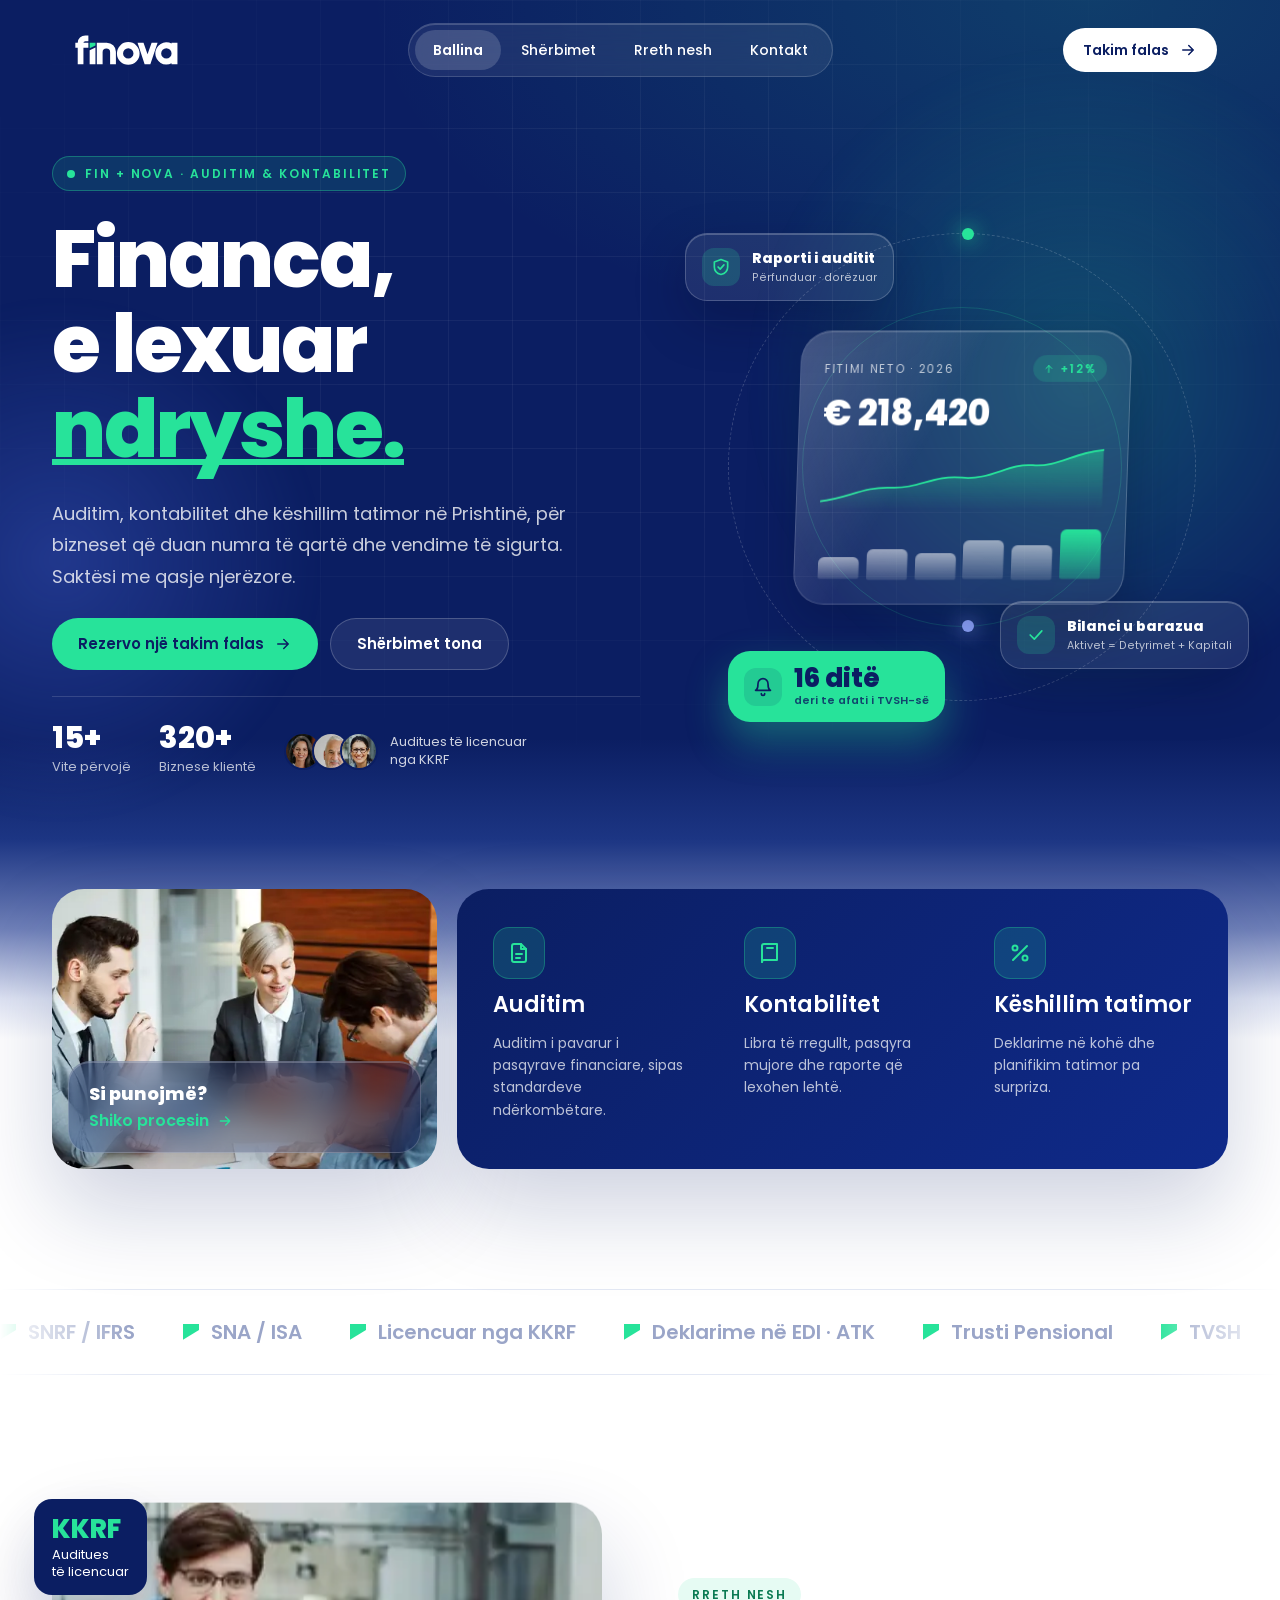
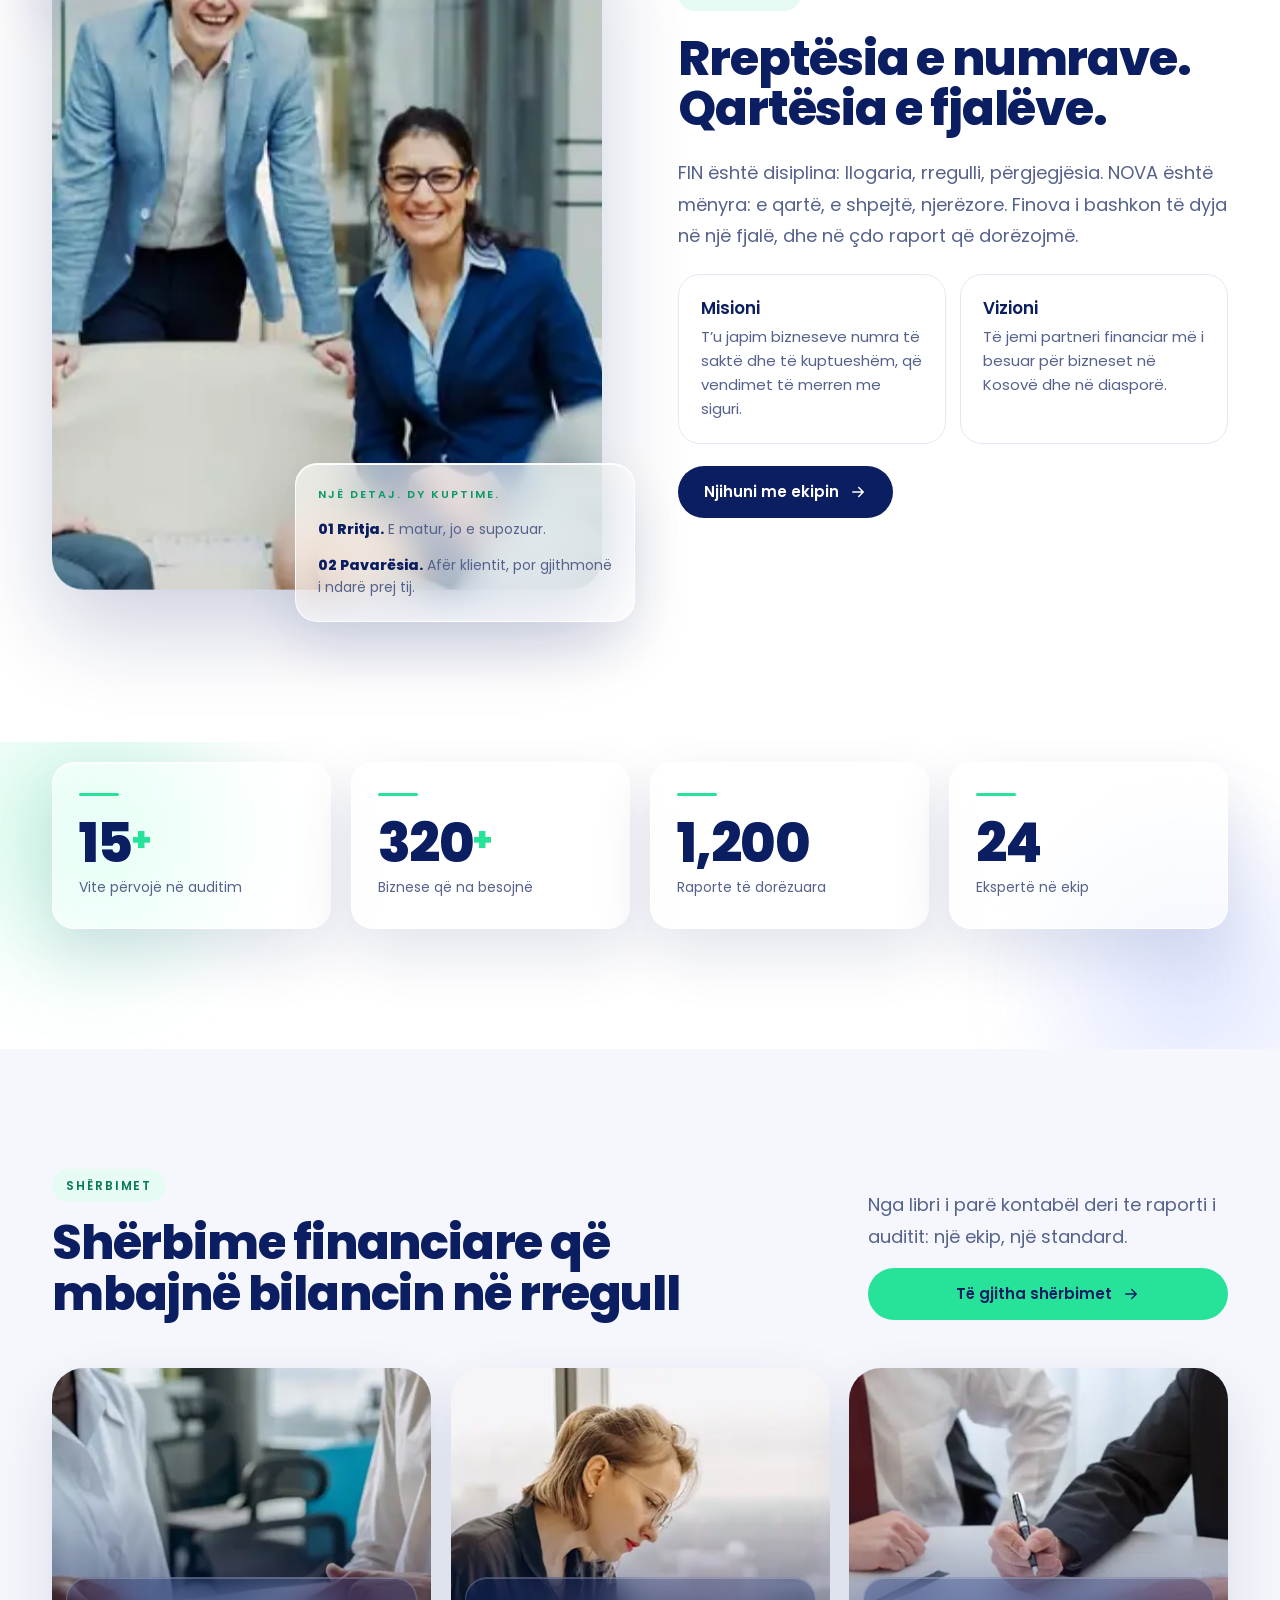
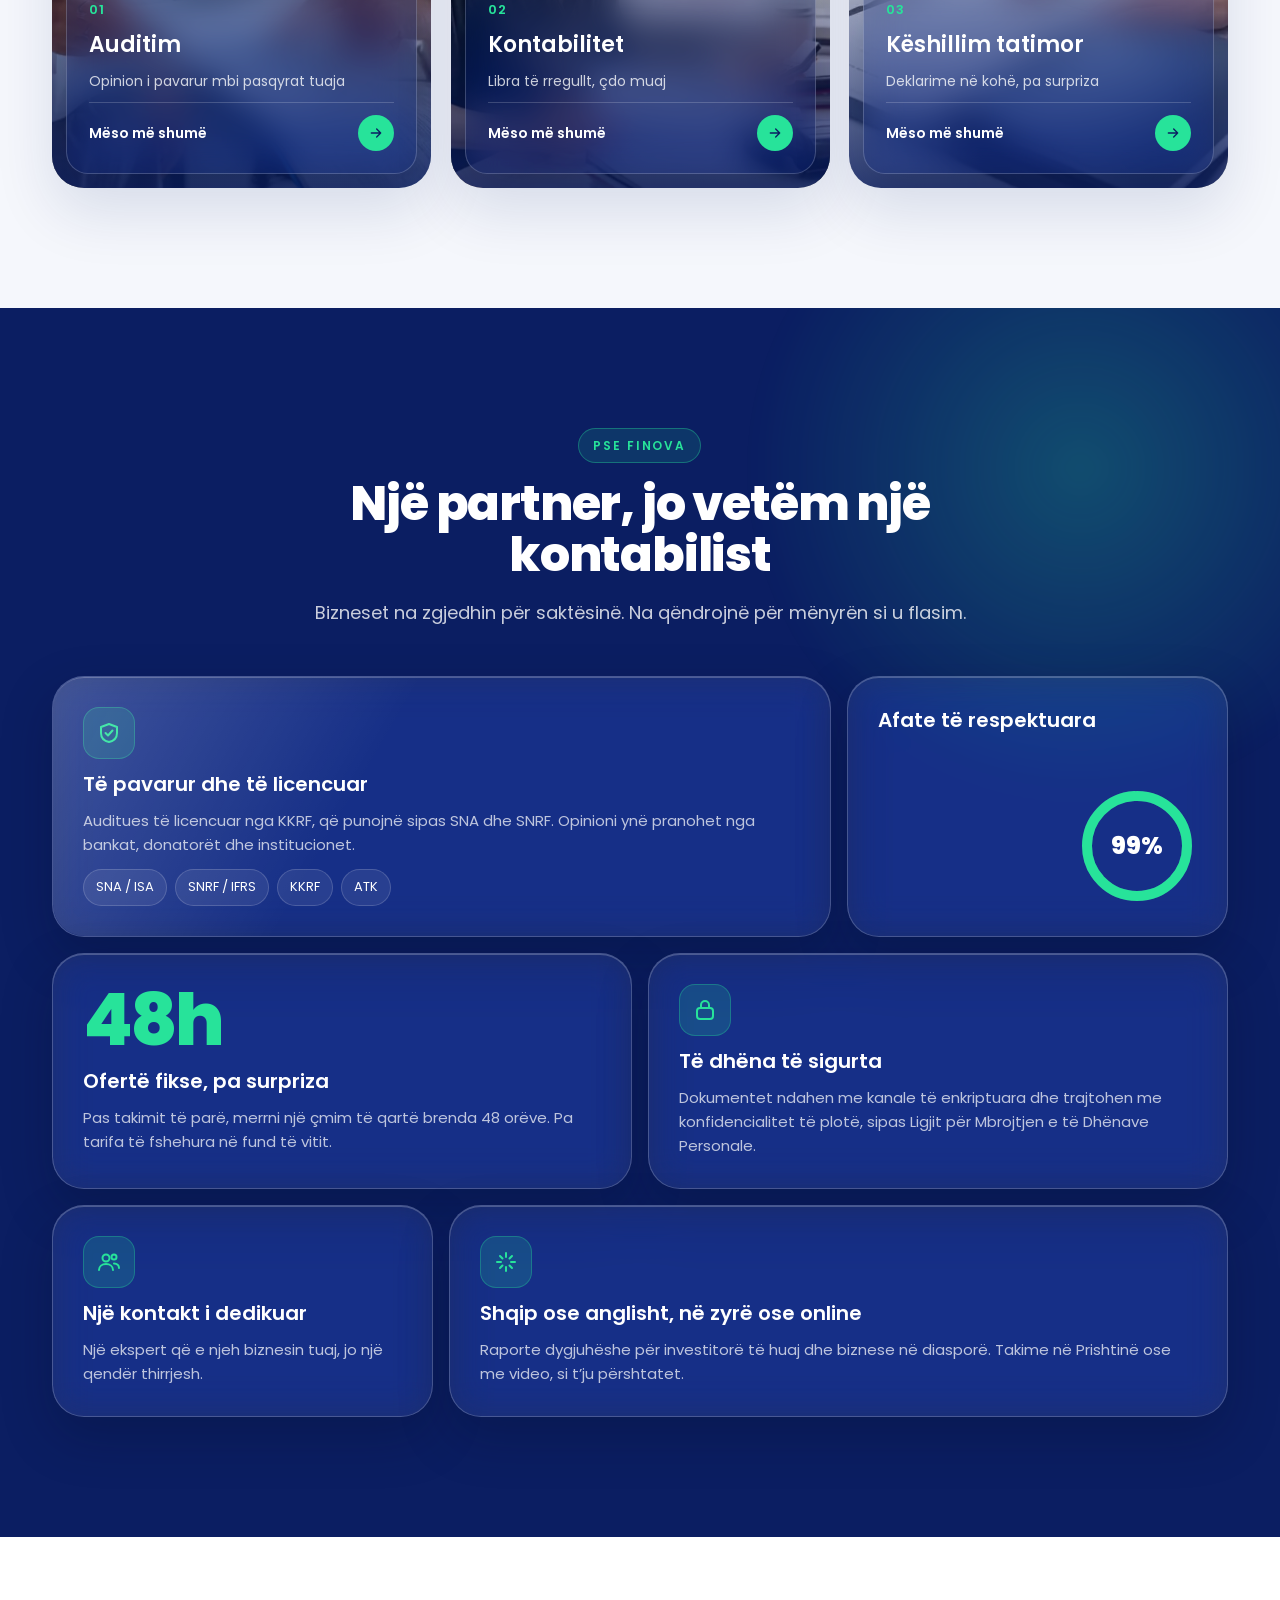
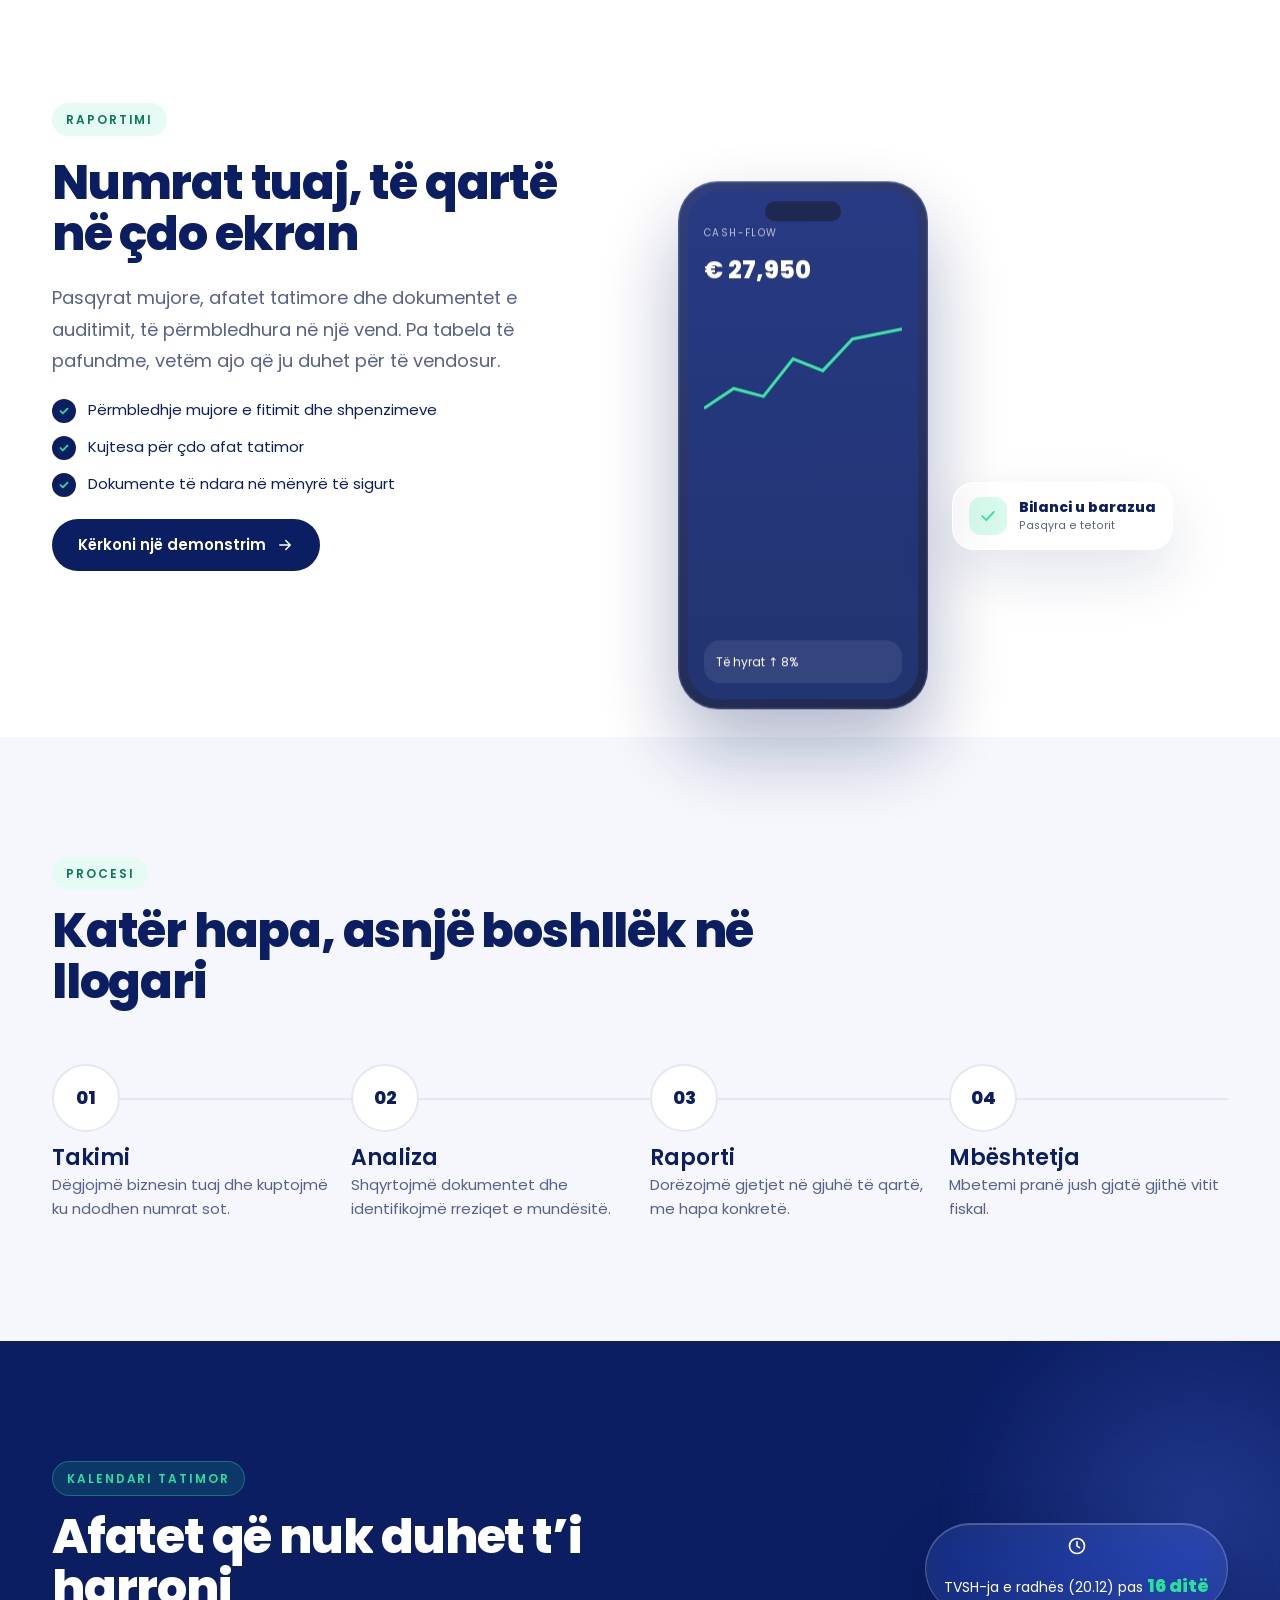
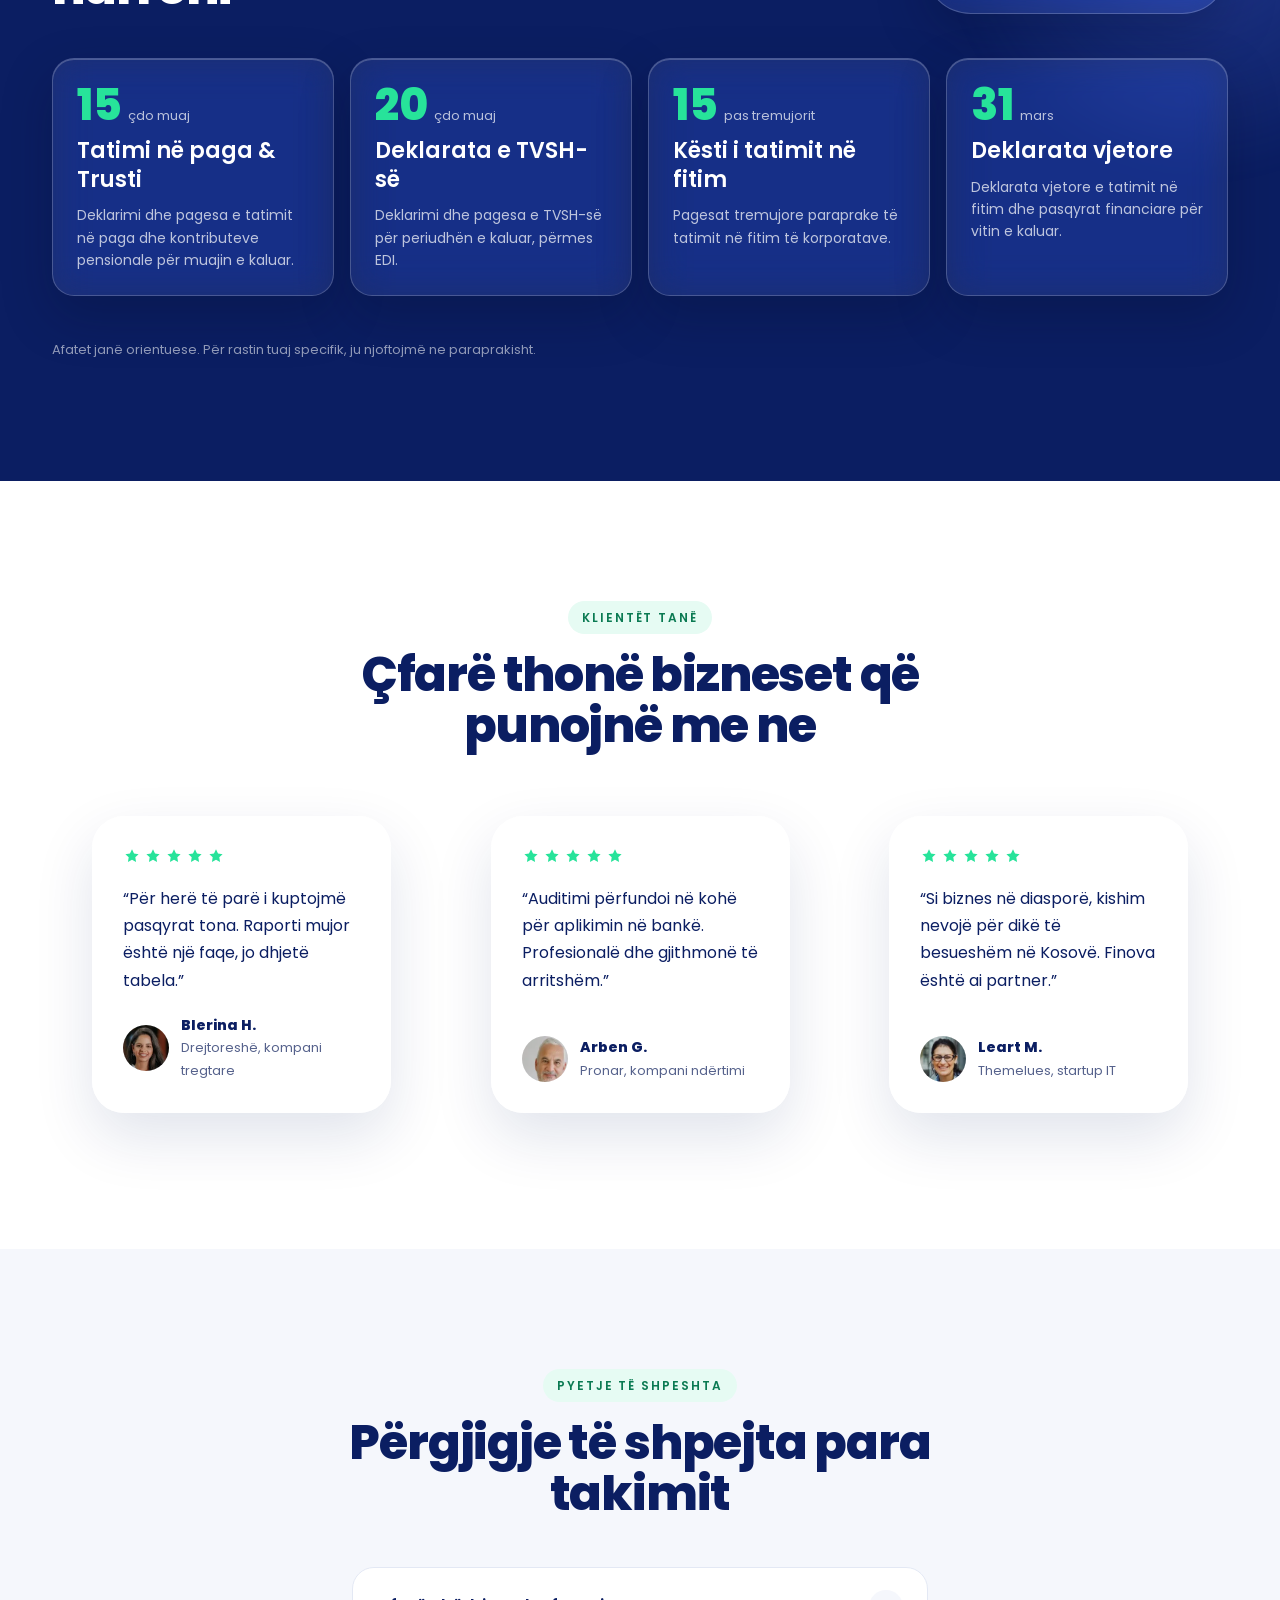
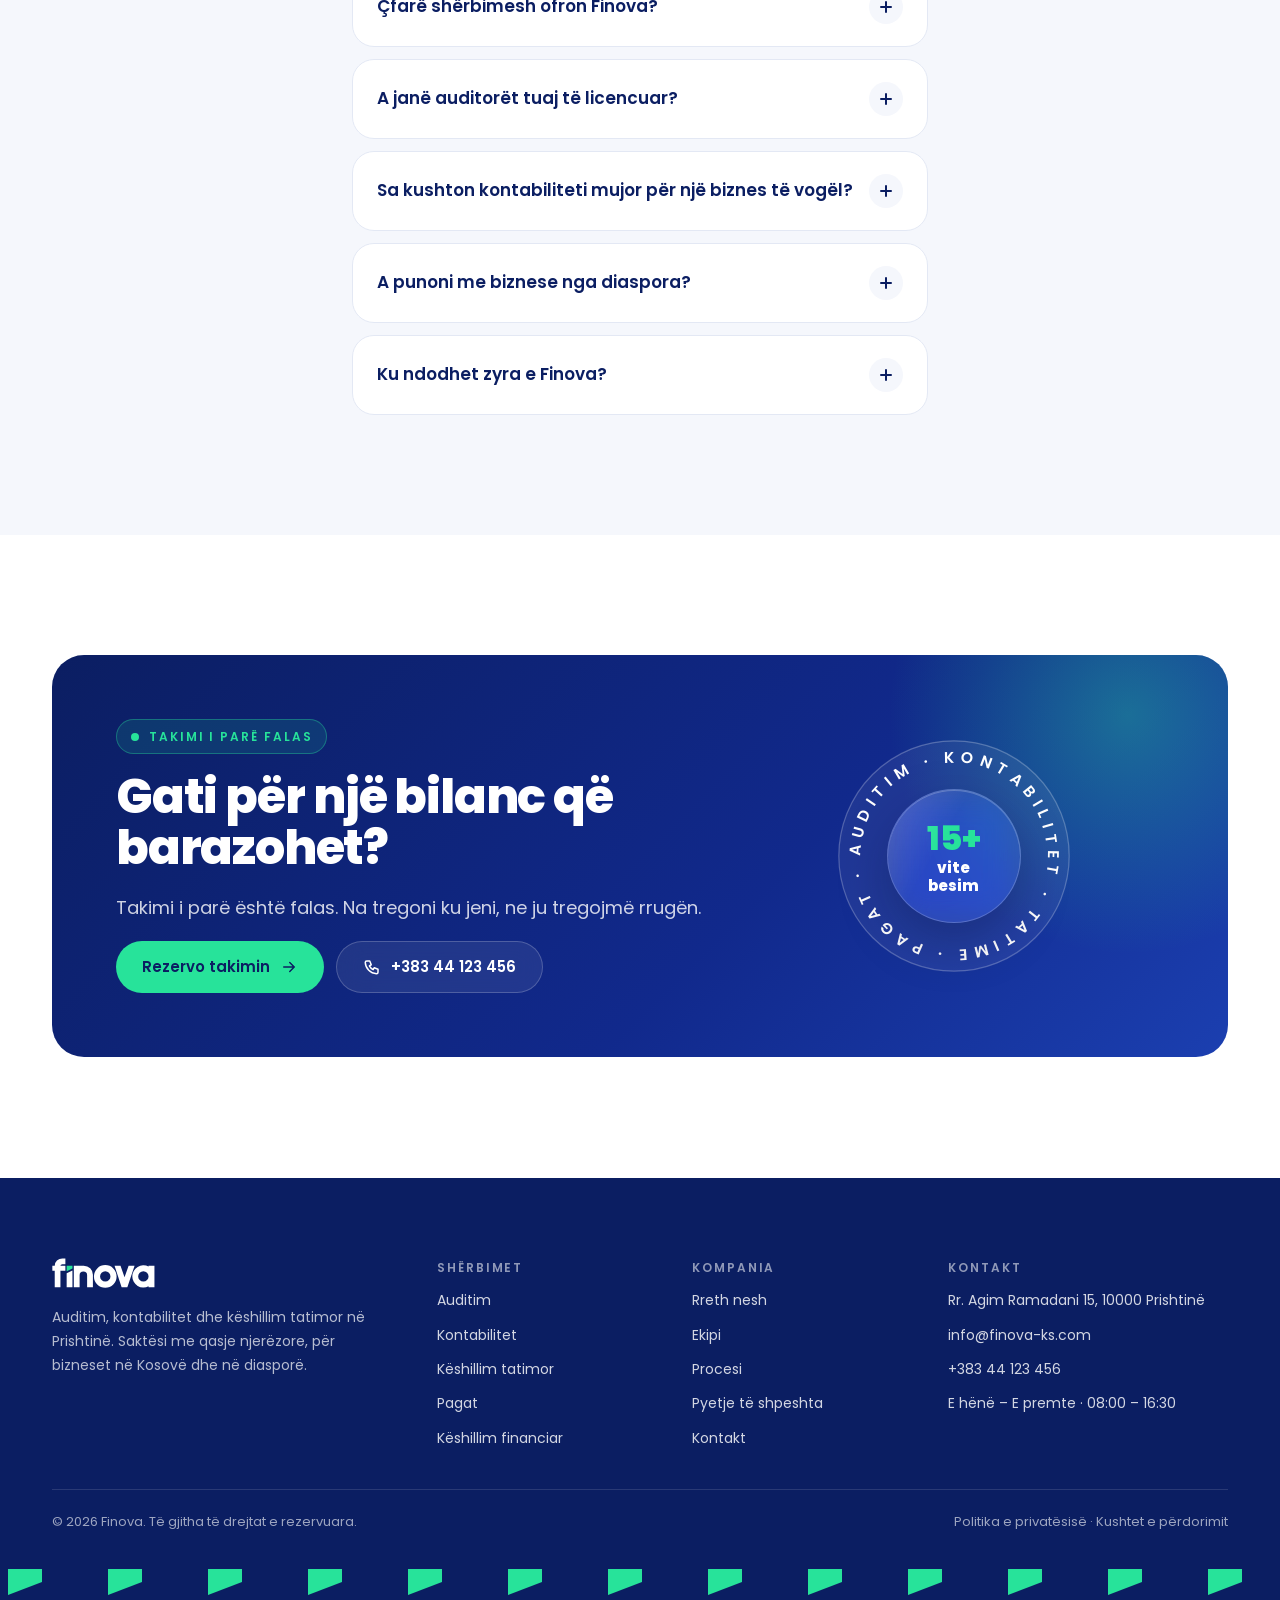
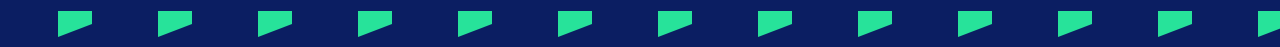
<file: index.html>
<!doctype html>
<html lang="sq" class="no-js">
<head>
<meta charset="utf-8">
<meta name="viewport" content="width=device-width, initial-scale=1, viewport-fit=cover">
<title>Finova · Auditim, Kontabilitet &amp; Këshillim Tatimor në Prishtinë</title>
<meta name="description" content="Finova ofron auditim të licencuar nga KKRF, kontabilitet mujor, këshillim tatimor dhe pagat për biznese në Kosovë dhe diasporë. Takimi i parë falas.">
<meta name="robots" content="index, follow, max-image-preview:large, max-snippet:-1">
<link rel="canonical" href="https://finova-ks.com/">
<link rel="alternate" hreflang="sq" href="https://finova-ks.com/">
<link rel="alternate" hreflang="x-default" href="https://finova-ks.com/">
<meta name="theme-color" content="#0B1E62">
<meta name="format-detection" content="telephone=no">
<meta name="geo.region" content="XK"><meta name="geo.placename" content="Prishtinë">
<meta name="geo.position" content="42.66;21.16"><meta name="ICBM" content="42.66, 21.16">
<meta property="og:type" content="website">
<meta property="og:locale" content="sq_AL">
<meta property="og:site_name" content="Finova">
<meta property="og:title" content="Finova · Auditim, Kontabilitet &amp; Këshillim Tatimor në Prishtinë">
<meta property="og:description" content="Finova ofron auditim të licencuar nga KKRF, kontabilitet mujor, këshillim tatimor dhe pagat për biznese në Kosovë dhe diasporë. Takimi i parë falas.">
<meta property="og:url" content="https://finova-ks.com/">
<meta property="og:image" content="https://finova-ks.com/images/og-image.png">
<meta property="og:image:width" content="1200"><meta property="og:image:height" content="630">
<meta property="og:image:alt" content="Finova: auditim, kontabilitet dhe këshillim tatimor në Prishtinë">
<meta name="twitter:card" content="summary_large_image">
<meta name="twitter:title" content="Finova · Auditim, Kontabilitet &amp; Këshillim Tatimor në Prishtinë">
<meta name="twitter:description" content="Finova ofron auditim të licencuar nga KKRF, kontabilitet mujor, këshillim tatimor dhe pagat për biznese në Kosovë dhe diasporë. Takimi i parë falas.">
<meta name="twitter:image" content="https://finova-ks.com/images/og-image.png">
<link rel="icon" href="images/favicon.svg" type="image/svg+xml">
<link rel="apple-touch-icon" href="images/apple-touch-icon.png">
<link rel="manifest" href="site.webmanifest">
<link rel="preload" href="assets/fonts/poppins-800.woff2" as="font" type="font/woff2" crossorigin>
<link rel="preload" href="assets/fonts/poppins-400.woff2" as="font" type="font/woff2" crossorigin>
<link rel="stylesheet" href="assets/css/style.css">
<script>document.documentElement.className='js'</script>
<script src="assets/js/main.js" defer></script>
<script type="application/ld+json">{"@context":"https://schema.org","@graph":[{"@type":["AccountingService","ProfessionalService"],"@id":"https://finova-ks.com/#business","name":"Finova","alternateName":"Finova Auditim & Kontabilitet","description":"Kompani auditimi, kontabiliteti dhe këshillimi tatimor në Prishtinë, Kosovë. Auditues të licencuar nga KKRF.","url":"https://finova-ks.com/","logo":"https://finova-ks.com/images/logo.png","image":"https://finova-ks.com/images/og-image.png","telephone":"+38344123456","email":"info@finova-ks.com","foundingDate":"2011","priceRange":"€€","currenciesAccepted":"EUR","address":{"@type":"PostalAddress","streetAddress":"Rr. Agim Ramadani 15","addressLocality":"Prishtinë","postalCode":"10000","addressCountry":"XK"},"geo":{"@type":"GeoCoordinates","latitude":42.66,"longitude":21.16},"areaServed":[{"@type":"Country","name":"Kosovë"},{"@type":"Place","name":"Diaspora shqiptare"}],"availableLanguage":["sq","en"],"knowsAbout":["Auditim statutor","Kontabilitet","Tatimi mbi vlerën e shtuar (TVSH)","Tatimi në fitim","Pagat dhe kontributet pensionale","SNRF / IFRS","Standardet Ndërkombëtare të Auditimit (SNA/ISA)","Due diligence","Vlerësim biznesi"],"openingHoursSpecification":[{"@type":"OpeningHoursSpecification","dayOfWeek":["Monday","Tuesday","Wednesday","Thursday","Friday"],"opens":"08:00","closes":"16:30"},{"@type":"OpeningHoursSpecification","dayOfWeek":"Saturday","opens":"09:00","closes":"13:00"}],"contactPoint":{"@type":"ContactPoint","telephone":"+38344123456","email":"info@finova-ks.com","contactType":"customer service","availableLanguage":["sq","en"]},"hasOfferCatalog":{"@type":"OfferCatalog","name":"Shërbimet e Finova","itemListElement":[{"@type":"Offer","itemOffered":{"@type":"Service","name":"Auditim","url":"https://finova-ks.com/sherbimet.html#auditim"}},{"@type":"Offer","itemOffered":{"@type":"Service","name":"Kontabilitet","url":"https://finova-ks.com/sherbimet.html#kontabilitet"}},{"@type":"Offer","itemOffered":{"@type":"Service","name":"Këshillim tatimor","url":"https://finova-ks.com/sherbimet.html#tatime"}},{"@type":"Offer","itemOffered":{"@type":"Service","name":"Pagat","url":"https://finova-ks.com/sherbimet.html#pagat"}},{"@type":"Offer","itemOffered":{"@type":"Service","name":"Këshillim financiar","url":"https://finova-ks.com/sherbimet.html#keshillim"}}]}},{"@type":"WebSite","@id":"https://finova-ks.com/#website","url":"https://finova-ks.com/","name":"Finova","inLanguage":"sq","publisher":{"@id":"https://finova-ks.com/#business"}},{"@type":"WebPage","@id":"https://finova-ks.com/#webpage","url":"https://finova-ks.com/","name":"Finova · Auditim, Kontabilitet & Këshillim Tatimor në Prishtinë","description":"Finova ofron auditim të licencuar nga KKRF, kontabilitet mujor, këshillim tatimor dhe pagat për biznese në Kosovë dhe diasporë. Takimi i parë falas.","inLanguage":"sq","isPartOf":{"@id":"https://finova-ks.com/#website"},"about":{"@id":"https://finova-ks.com/#business"}},{"@type":"FAQPage","mainEntity":[{"@type":"Question","name":"Çfarë shërbimesh ofron Finova?","acceptedAnswer":{"@type":"Answer","text":"Finova ofron auditim statutor dhe të brendshëm, kontabilitet mujor, këshillim tatimor dhe përfaqësim në ATK, llogaritje pagash e kontributesh pensionale, si dhe këshillim financiar (buxhetim, cash-flow, vlerësim biznesi dhe due diligence) për biznese në Kosovë dhe në diasporë."}},{"@type":"Question","name":"A janë auditorët tuaj të licencuar?","acceptedAnswer":{"@type":"Answer","text":"Po. Auditorët tanë janë të licencuar nga Këshilli i Kosovës për Raportim Financiar (KKRF) dhe punojmë sipas Standardeve Ndërkombëtare të Auditimit (SNA/ISA) dhe SNRF/IFRS."}},{"@type":"Question","name":"Sa kushton kontabiliteti mujor për një biznes të vogël?","acceptedAnswer":{"@type":"Answer","text":"Çmimi varet nga numri i transaksioneve, punonjësve dhe nga detyrimet tatimore (p.sh. nëse jeni në sistemin e TVSH-së). Pas takimit të parë falas, ju dërgojmë një ofertë fikse mujore brenda 48 orëve, pa kosto të fshehura."}},{"@type":"Question","name":"A punoni me biznese nga diaspora?","acceptedAnswer":{"@type":"Answer","text":"Po. Shumë klientë tanë drejtojnë biznese në Kosovë nga jashtë vendit. Komunikojmë online, dokumentet i ndajmë në mënyrë të sigurt dhe raportet i dërgojmë në shqip ose anglisht."}},{"@type":"Question","name":"Ku ndodhet zyra e Finova?","acceptedAnswer":{"@type":"Answer","text":"Zyra jonë ndodhet në Rr. Agim Ramadani 15, 10000 Prishtinë. Jemi të hapur të hënën deri të premten 08:00–16:30 dhe të shtunën 09:00–13:00."}}]}]}</script>
</head>
<body>
<a class="skip" href="#main">Kalo te përmbajtja</a>
<div class="progress" aria-hidden="true"></div>
<header class="site-header">
  <div class="bar"><div class="inner">
    <a class="logo" href="index.html" aria-label="Finova, ballina"><svg viewBox="398 370 1206 352" role="img" aria-label="Finova"><g fill="currentColor" fill-rule="evenodd"><path d="M430,712 L430,520 L402,520 L402,460 L430,460 A90,85 0 0 1 520,375 L555,375 L555,442 L520,442 A23,18 0 0 0 497,460 L555,460 L555,520 L497,520 L497,712 Z"/><path d="M570,548 L638,518 L638,712 L570,712 Z"/><path d="M654,712 L654,460 L770,460 A108,108 0 0 1 878,568 L878,712 L810,712 L810,572 A44,44 0 0 0 722,572 L722,712 Z"/><path d="M890,586 a133,133 0 1 0 266,0 a133,133 0 1 0 -266,0 Z M962,586 a61,61 0 1 0 122,0 a61,61 0 1 0 -122,0 Z"/><path d="M1132,460 L1202,460 L1249,595 L1297,460 L1367,460 L1282,712 L1215,712 Z"/><path d="M1531,460 L1600,460 L1600,712 L1531,712 L1531,701 A130,130 0 1 1 1531,471 Z M1409,586 a61,61 0 1 0 122,0 a61,61 0 1 0 -122,0 Z"/></g><path fill="#27E39A" d="M570,460 L638,460 L638,494 L570,524 Z"/></svg></a>
    <nav class="nav" aria-label="Kryesore"><a href="index.html" aria-current=page>Ballina</a><a href="sherbimet.html">Shërbimet</a><a href="rreth-nesh.html">Rreth nesh</a><a href="kontakt.html">Kontakt</a></nav>
    <div class="header-cta">
      <a class="btn btn--white btn--sm" href="kontakt.html">Takim falas <svg viewBox="0 0 24 24" fill="none" stroke="currentColor" stroke-width="2" stroke-linecap="round" stroke-linejoin="round" aria-hidden="true"><path d="M5 12h14M13 6l6 6-6 6"/></svg></a>
      <button class="menu-btn" type="button" aria-expanded="false" aria-controls="drawer" aria-label="Hap menunë"><span></span></button>
    </div>
  </div></div>
</header>
<div class="drawer" id="drawer" aria-hidden="true">
  <nav aria-label="Menuja mobile"><a href="index.html" aria-current=page>Ballina<small>01</small></a><a href="sherbimet.html">Shërbimet<small>02</small></a><a href="rreth-nesh.html">Rreth nesh<small>03</small></a><a href="kontakt.html">Kontakt<small>04</small></a><a href="privatesia.html">Privatësia<small>05</small></a></nav>
  <div class="drawer-foot">
    <a class="btn" href="kontakt.html">Rezervo takimin falas <svg viewBox="0 0 24 24" fill="none" stroke="currentColor" stroke-width="2" stroke-linecap="round" stroke-linejoin="round" aria-hidden="true"><path d="M5 12h14M13 6l6 6-6 6"/></svg></a>
    <a class="btn btn--glass" href="tel:+38344123456"><svg viewBox="0 0 24 24" fill="none" stroke="currentColor" stroke-width="2" stroke-linecap="round" stroke-linejoin="round" aria-hidden="true"><path d="M5 4h4l2 5-2.5 1.5a11 11 0 0 0 5 5L15 13l5 2v4a2 2 0 0 1-2 2A16 16 0 0 1 3 6a2 2 0 0 1 2-2"/></svg> +383 44 123 456</a>
  </div>
</div>

<main id="main">
<section class="hero">
  <div class="grid-bg" aria-hidden="true"></div>
  <div class="blob blob--g" aria-hidden="true"></div><div class="blob blob--b" aria-hidden="true"></div>
  <div class="wrap">
    <div class="hero-copy">
      <span class="eyebrow eyebrow--dark intro" style="--d:.05s"><i class="dot"></i> Fin + Nova · Auditim &amp; Kontabilitet</span>
      <h1 class="intro" style="--d:.15s">Financa,<br>e lexuar <span class="accent underline">ndryshe.</span></h1>
      <p class="lead intro" style="--d:.3s;max-width:540px">Auditim, kontabilitet dhe këshillim tatimor në Prishtinë, për bizneset që duan numra të qartë dhe vendime të sigurta. Saktësi me qasje njerëzore.</p>
      <div class="hero-actions intro" style="--d:.45s">
        <a class="btn" href="kontakt.html">Rezervo një takim falas <svg viewBox="0 0 24 24" fill="none" stroke="currentColor" stroke-width="2" stroke-linecap="round" stroke-linejoin="round" aria-hidden="true"><path d="M5 12h14M13 6l6 6-6 6"/></svg></a>
        <a class="btn btn--glass" href="sherbimet.html">Shërbimet tona</a>
      </div>
      <div class="hero-meta intro" style="--d:.6s">
        <div><b><span data-count="15">15</span>+</b><small>Vite përvojë</small></div>
        <div><b><span data-count="320">320</span>+</b><small>Biznese klientë</small></div>
        <div class="avatars"><span><img src="images/av1.webp" width="38" height="38" alt=""><img src="images/av2.webp" width="38" height="38" alt=""><img src="images/av3.webp" width="38" height="38" alt=""></span>Auditues të licencuar<br>nga KKRF</div>
      </div>
    </div>
    <div class="scene intro-pop" style="--d:.3s" aria-hidden="true">
      <div class="orbit"><i></i></div><div class="orbit orbit--2"><i></i></div>
      <div data-depth=".4" style="position:absolute;inset:0">
        <div class="core glass sheen">
          <div class="core-head"><span>FITIMI NETO · 2026</span><span class="core-chip"><svg width="12" height="12" viewBox="0 0 24 24" fill="none" stroke="currentColor" stroke-width="2" stroke-linecap="round" stroke-linejoin="round" aria-hidden="true"><path d="M12 19V5M6 11l6-6 6 6"/></svg> +12%</span></div>
          <div class="core-num">€ 218,420</div>
          <svg class="chart" viewBox="0 0 300 110" preserveAspectRatio="none">
            <defs><linearGradient id="gArea" x1="0" y1="0" x2="0" y2="1"><stop offset="0" stop-color="#27E39A" stop-opacity=".45"/><stop offset="1" stop-color="#27E39A" stop-opacity="0"/></linearGradient></defs>
            <path class="area" d="M0,95 C30,90 45,70 75,72 S120,50 150,55 S200,30 225,34 S270,12 300,8 L300,110 L0,110 Z"/>
            <path class="line" d="M0,95 C30,90 45,70 75,72 S120,50 150,55 S200,30 225,34 S270,12 300,8"/>
          </svg>
          <div class="bars"><i style="height:40%;animation-delay:1.2s"></i><i style="height:55%;animation-delay:1.3s"></i><i style="height:48%;animation-delay:1.4s"></i><i style="height:70%;animation-delay:1.5s"></i><i style="height:62%;animation-delay:1.6s"></i><i style="height:90%;animation-delay:1.7s"></i></div>
        </div>
      </div>
      <div data-depth="1" style="position:absolute;inset:0">
        <div class="float-card glass fc-1"><span class="ic"><svg viewBox="0 0 24 24" fill="none" stroke="currentColor" stroke-width="2" stroke-linecap="round" stroke-linejoin="round" aria-hidden="true"><path d="M12 3l8 3v6c0 5-3.5 8-8 9-4.5-1-8-4-8-9V6z"/><path d="M8.5 12l2.5 2.5 4.5-5"/></svg></span><span><b>Raporti i auditit</b><small>Përfunduar · dorëzuar</small></span></div>
      </div>
      <div data-depth="1.4" style="position:absolute;inset:0">
        <div class="float-card glass fc-2"><span class="ic"><svg viewBox="0 0 24 24" fill="none" stroke="currentColor" stroke-width="2" stroke-linecap="round" stroke-linejoin="round" aria-hidden="true"><path d="M5 12l5 5 9-10"/></svg></span><span><b>Bilanci u barazua</b><small>Aktivet = Detyrimet + Kapitali</small></span></div>
      </div>
      <div data-depth=".8" style="position:absolute;inset:0">
        <div class="float-card fc-3"><span class="ic"><svg viewBox="0 0 24 24" fill="none" stroke="currentColor" stroke-width="2" stroke-linecap="round" stroke-linejoin="round" aria-hidden="true"><path d="M6 8a6 6 0 0 1 12 0c0 7 3 8 3 8H3s3-1 3-8"/><path d="M10 20a2 2 0 0 0 4 0"/></svg></span><span><span data-deadline-day="20"><b>–</b></span><small style="color:inherit;opacity:.8">deri te afati i TVSH-së</small></span></div>
      </div>
    </div>
  </div>
</section>

<section class="overlap">
  <div class="wrap pillars">
    <div class="pill-photo" data-reveal="left">
      <img src="images/meeting.webp" srcset="images/meeting-sm.webp 640w, images/meeting.webp 1260w" sizes="(max-width: 1080px) 100vw, 33vw" width="1260" height="709" alt="Ekspertët e Finova në takim me një klient" loading="lazy" decoding="async">
      <a class="glass" href="#procesi"><b>Si punojmë?</b><span class="link" style="color:var(--green)">Shiko procesin <svg viewBox="0 0 24 24" fill="none" stroke="currentColor" stroke-width="2" stroke-linecap="round" stroke-linejoin="round" aria-hidden="true"><path d="M5 12h14M13 6l6 6-6 6"/></svg></span></a>
    </div>
    <div class="pill-panel" data-stagger=".12"><div class="p" data-reveal="up"><span class="icon icon--glass"><svg viewBox="0 0 24 24" fill="none" stroke="currentColor" stroke-width="2" stroke-linecap="round" stroke-linejoin="round" aria-hidden="true"><path d="M14 3H7a2 2 0 0 0-2 2v14a2 2 0 0 0 2 2h10a2 2 0 0 0 2-2V8z"/><path d="M14 3v5h5M9 13h6M9 17h4"/></svg></span><h3>Auditim</h3><p>Auditim i pavarur i pasqyrave financiare, sipas standardeve ndërkombëtare.</p></div><div class="p" data-reveal="up"><span class="icon icon--glass"><svg viewBox="0 0 24 24" fill="none" stroke="currentColor" stroke-width="2" stroke-linecap="round" stroke-linejoin="round" aria-hidden="true"><path d="M4 5a2 2 0 0 1 2-2h13v16H6a2 2 0 0 0-2 2z"/><path d="M4 21V5M9 7h6"/></svg></span><h3>Kontabilitet</h3><p>Libra të rregullt, pasqyra mujore dhe raporte që lexohen lehtë.</p></div><div class="p" data-reveal="up"><span class="icon icon--glass"><svg viewBox="0 0 24 24" fill="none" stroke="currentColor" stroke-width="2" stroke-linecap="round" stroke-linejoin="round" aria-hidden="true"><path d="M19 5 5 19"/><circle cx="7" cy="7" r="2.5"/><circle cx="17" cy="17" r="2.5"/></svg></span><h3>Këshillim tatimor</h3><p>Deklarime në kohë dhe planifikim tatimor pa surpriza.</p></div></div>
  </div>
</section>

<section class="section" style="padding-bottom:40px">
  <div class="marquee" aria-label="Standardet dhe institucionet me të cilat punojmë"><div class="track"><span>SNRF / IFRS</span><span>SNA / ISA</span><span>Licencuar nga KKRF</span><span>Deklarime në EDI · ATK</span><span>Trusti Pensional</span><span>TVSH</span><span>Tatimi në fitim</span><span>Çmimet e transferimit</span><span>Due diligence</span><span>SNRF / IFRS</span><span>SNA / ISA</span><span>Licencuar nga KKRF</span><span>Deklarime në EDI · ATK</span><span>Trusti Pensional</span><span>TVSH</span><span>Tatimi në fitim</span><span>Çmimet e transferimit</span><span>Due diligence</span></div></div>
</section>

<section class="section" id="rreth" style="padding-top:60px">
  <div class="wrap split">
    <div class="photo-stack" data-reveal="mask">
      <div class="main" data-parallax=".06"><img src="images/team.webp" srcset="images/team-sm.webp 640w, images/team.webp 1260w" sizes="(max-width: 820px) 100vw, 50vw" width="1260" height="709" alt="Ekipi i Finova në zyrën në Prishtinë" loading="lazy" decoding="async"></div>
      <div class="badge" data-reveal="zoom" style="--d:.4s"><b>KKRF</b>Auditues<br>të licencuar</div>
      <div class="note glass-light" data-reveal="up" style="--d:.3s">
        <small>NJË DETAJ. DY KUPTIME.</small>
        <p><b>01 Rritja.</b> E matur, jo e supozuar.</p>
        <p><b>02 Pavarësia.</b> Afër klientit, por gjithmonë i ndarë prej tij.</p>
      </div>
    </div>
    <div class="stack">
      <span class="eyebrow" data-reveal="up">Rreth nesh</span>
      <h2 data-split>Rreptësia e numrave. Qartësia e fjalëve.</h2>
      <p class="lead" data-reveal="up">FIN është disiplina: llogaria, rregulli, përgjegjësia. NOVA është mënyra: e qartë, e shpejtë, njerëzore. Finova i bashkon të dyja në një fjalë, dhe në çdo raport që dorëzojmë.</p>
      <div class="mv" data-stagger=".12">
        <div class="card" data-reveal="up"><h3>Misioni</h3><p>T’u japim bizneseve numra të saktë dhe të kuptueshëm, që vendimet të merren me siguri.</p></div>
        <div class="card" data-reveal="up"><h3>Vizioni</h3><p>Të jemi partneri financiar më i besuar për bizneset në Kosovë dhe në diasporë.</p></div>
      </div>
      <div data-reveal="up"><a class="btn btn--navy" href="rreth-nesh.html">Njihuni me ekipin <svg viewBox="0 0 24 24" fill="none" stroke="currentColor" stroke-width="2" stroke-linecap="round" stroke-linejoin="round" aria-hidden="true"><path d="M5 12h14M13 6l6 6-6 6"/></svg></a></div>
    </div>
  </div>
</section>

<section class="section stats-bg" style="padding-top:20px" aria-label="Finova në shifra">
  <div class="wrap stats" data-stagger=".1">
    <div class="stat glass-light" data-reveal="up"><b><span data-count="15">15</span><sup>+</sup></b><span>Vite përvojë në auditim</span></div>
    <div class="stat glass-light" data-reveal="up"><b><span data-count="320">320</span><sup>+</sup></b><span>Biznese që na besojnë</span></div>
    <div class="stat glass-light" data-reveal="up"><b><span data-count="1200">1,200</span></b><span>Raporte të dorëzuara</span></div>
    <div class="stat glass-light" data-reveal="up"><b><span data-count="24">24</span></b><span>Ekspertë në ekip</span></div>
  </div>
</section>

<section class="section section--soft">
  <div class="wrap" style="display:grid;gap:48px">
    <div class="head head--split">
      <div><span class="eyebrow" data-reveal="up">Shërbimet</span>
        <h2 data-split>Shërbime financiare që mbajnë bilancin në rregull</h2></div>
      <div class="stack" style="gap:16px;max-width:360px" data-reveal="up">
        <p class="lead">Nga libri i parë kontabël deri te raporti i auditit: një ekip, një standard.</p>
        <a class="btn" href="sherbimet.html">Të gjitha shërbimet <svg viewBox="0 0 24 24" fill="none" stroke="currentColor" stroke-width="2" stroke-linecap="round" stroke-linejoin="round" aria-hidden="true"><path d="M5 12h14M13 6l6 6-6 6"/></svg></a>
      </div>
    </div>
    <div class="svc" data-stagger=".14"><a class="svc-card" href="sherbimet.html#auditim" data-reveal="flip">
        <img src="images/audit.webp" srcset="images/audit-sm.webp 640w, images/audit.webp 1125w" sizes="(max-width: 600px) 100vw, (max-width: 1080px) 50vw, 33vw" width="1125" height="750" alt="Auditim" loading="lazy" decoding="async">
        <div class="glass"><span class="num">01</span><h3>Auditim</h3><p>Opinion i pavarur mbi pasqyrat tuaja</p>
        <span class="more">Mëso më shumë <i><svg viewBox="0 0 24 24" fill="none" stroke="currentColor" stroke-width="2" stroke-linecap="round" stroke-linejoin="round" aria-hidden="true"><path d="M5 12h14M13 6l6 6-6 6"/></svg></i></span></div></a><a class="svc-card" href="sherbimet.html#kontabilitet" data-reveal="flip">
        <img src="images/accountant.webp" srcset="images/accountant-sm.webp 640w, images/accountant.webp 1125w" sizes="(max-width: 600px) 100vw, (max-width: 1080px) 50vw, 33vw" width="1125" height="750" alt="Kontabilitet" loading="lazy" decoding="async">
        <div class="glass"><span class="num">02</span><h3>Kontabilitet</h3><p>Libra të rregullt, çdo muaj</p>
        <span class="more">Mëso më shumë <i><svg viewBox="0 0 24 24" fill="none" stroke="currentColor" stroke-width="2" stroke-linecap="round" stroke-linejoin="round" aria-hidden="true"><path d="M5 12h14M13 6l6 6-6 6"/></svg></i></span></div></a><a class="svc-card" href="sherbimet.html#tatime" data-reveal="flip">
        <img src="images/tax.webp" srcset="images/tax-sm.webp 640w, images/tax.webp 1125w" sizes="(max-width: 600px) 100vw, (max-width: 1080px) 50vw, 33vw" width="1125" height="750" alt="Këshillim tatimor" loading="lazy" decoding="async">
        <div class="glass"><span class="num">03</span><h3>Këshillim tatimor</h3><p>Deklarime në kohë, pa surpriza</p>
        <span class="more">Mëso më shumë <i><svg viewBox="0 0 24 24" fill="none" stroke="currentColor" stroke-width="2" stroke-linecap="round" stroke-linejoin="round" aria-hidden="true"><path d="M5 12h14M13 6l6 6-6 6"/></svg></i></span></div></a></div>
  </div>
</section>

<section class="section section--navy on-dark">
  <div class="blob blob--g" aria-hidden="true" style="top:-200px"></div>
  <div class="wrap" style="position:relative;display:grid;gap:48px">
    <div class="head center"><span class="eyebrow eyebrow--dark" data-reveal="up">Pse Finova</span>
      <h2 data-split>Një partner, jo vetëm një kontabilist</h2>
      <p class="lead" data-reveal="up">Bizneset na zgjedhin për saktësinë. Na qëndrojnë për mënyrën si u flasim.</p></div>
    <div class="bento" data-stagger=".1">
      <div class="b-wide glass sheen" data-reveal="up" data-tilt="4">
        <span class="icon icon--glass"><svg viewBox="0 0 24 24" fill="none" stroke="currentColor" stroke-width="2" stroke-linecap="round" stroke-linejoin="round" aria-hidden="true"><path d="M12 3l8 3v6c0 5-3.5 8-8 9-4.5-1-8-4-8-9V6z"/><path d="M8.5 12l2.5 2.5 4.5-5"/></svg></span>
        <h3>Të pavarur dhe të licencuar</h3>
        <p>Auditues të licencuar nga KKRF, që punojnë sipas SNA dhe SNRF. Opinioni ynë pranohet nga bankat, donatorët dhe institucionet.</p>
        <div class="tag-row"><span class="tag">SNA / ISA</span><span class="tag">SNRF / IFRS</span><span class="tag">KKRF</span><span class="tag">ATK</span></div>
      </div>
      <div class="b-narrow glass" data-reveal="up" data-tilt="6">
        <h3>Afate të respektuara</h3>
        <svg class="ring" viewBox="0 0 120 120" style="--v:.99"><circle class="bg" cx="60" cy="60" r="50"/><circle class="fg" cx="60" cy="60" r="50"/>
          <text x="60" y="68" text-anchor="middle" fill="#fff" font-size="24" font-weight="800">99%</text></svg>
      </div>
      <div class="b-mid glass" data-reveal="up" data-tilt="5">
        <span class="big">48h</span>
        <h3>Ofertë fikse, pa surpriza</h3>
        <p>Pas takimit të parë, merrni një çmim të qartë brenda 48 orëve. Pa tarifa të fshehura në fund të vitit.</p>
      </div>
      <div class="b-mid glass" data-reveal="up" data-tilt="5">
        <span class="icon icon--glass"><svg viewBox="0 0 24 24" fill="none" stroke="currentColor" stroke-width="2" stroke-linecap="round" stroke-linejoin="round" aria-hidden="true"><rect x="4" y="10" width="16" height="11" rx="3"/><path d="M8 10V7a4 4 0 0 1 8 0v3"/></svg></span>
        <h3>Të dhëna të sigurta</h3>
        <p>Dokumentet ndahen me kanale të enkriptuara dhe trajtohen me konfidencialitet të plotë, sipas Ligjit për Mbrojtjen e të Dhënave Personale.</p>
      </div>
      <div class="b-narrow glass" data-reveal="up" data-tilt="6">
        <span class="icon icon--glass"><svg viewBox="0 0 24 24" fill="none" stroke="currentColor" stroke-width="2" stroke-linecap="round" stroke-linejoin="round" aria-hidden="true"><circle cx="9" cy="8" r="3.5"/><path d="M2 20c0-3.5 3-6 7-6s7 2.5 7 6"/><circle cx="17" cy="7" r="2.5"/><path d="M22 18c0-2.5-2-4.5-5-4.5"/></svg></span>
        <h3>Një kontakt i dedikuar</h3>
        <p>Një ekspert që e njeh biznesin tuaj, jo një qendër thirrjesh.</p>
      </div>
      <div class="b-wide glass" data-reveal="up" data-tilt="4">
        <span class="icon icon--glass"><svg viewBox="0 0 24 24" fill="none" stroke="currentColor" stroke-width="2" stroke-linecap="round" stroke-linejoin="round" aria-hidden="true"><path d="M12 3v4M12 17v4M3 12h4M17 12h4M6 6l2.5 2.5M15.5 15.5 18 18M6 18l2.5-2.5M15.5 8.5 18 6"/></svg></span>
        <h3>Shqip ose anglisht, në zyrë ose online</h3>
        <p>Raporte dygjuhëshe për investitorë të huaj dhe biznese në diasporë. Takime në Prishtinë ose me video, si t’ju përshtatet.</p>
      </div>
    </div>
  </div>
</section>

<section class="section">
  <div class="wrap split">
    <div class="stack">
      <span class="eyebrow" data-reveal="up">Raportimi</span>
      <h2 data-split>Numrat tuaj, të qartë në çdo ekran</h2>
      <p class="lead" data-reveal="up">Pasqyrat mujore, afatet tatimore dhe dokumentet e auditimit, të përmbledhura në një vend. Pa tabela të pafundme, vetëm ajo që ju duhet për të vendosur.</p>
      <ul class="check" data-stagger=".1">
        <li data-reveal="left">Përmbledhje mujore e fitimit dhe shpenzimeve</li>
        <li data-reveal="left">Kujtesa për çdo afat tatimor</li>
        <li data-reveal="left">Dokumente të ndara në mënyrë të sigurt</li>
      </ul>
      <div data-reveal="up"><a class="btn btn--navy" href="kontakt.html">Kërkoni një demonstrim <svg viewBox="0 0 24 24" fill="none" stroke="currentColor" stroke-width="2" stroke-linecap="round" stroke-linejoin="round" aria-hidden="true"><path d="M5 12h14M13 6l6 6-6 6"/></svg></a></div>
    </div>
    <div class="phones" data-reveal="tilt" aria-hidden="true">
      <div class="phone phone--back" data-parallax=".08"><div class="screen">
        <small style="opacity:.7;letter-spacing:.14em">CASH-FLOW</small><b style="font-size:24px">€ 27,950</b>
        <svg viewBox="0 0 200 120" style="margin-top:10px"><path d="M0,100 L30,80 L60,88 L90,50 L120,62 L150,30 L200,20" fill="none" stroke="#27E39A" stroke-width="3"/></svg>
        <div class="ph-card" style="background:rgba(255,255,255,.08);color:#fff;margin-top:auto">Të hyrat ↑ 8%</div>
      </div></div>
      <div class="phone phone--front"><div class="screen">
        <span style="opacity:.6">Përshëndetje,</span><b style="font-size:16px;margin-top:-8px">Dardania Trade</b>
        <div class="ph-card dark"><span style="opacity:.7">Fitimi neto · Tetor</span><b>€ 18,420</b><span style="color:var(--green)">+12% nga muaji i kaluar</span></div>
        <div class="ph-row"><div class="ph-card" style="flex:1"><span class="muted">Të hyrat</span><br><strong>€ 64,300</strong></div><div class="ph-card" style="flex:1"><span class="muted">Shpenzimet</span><br><strong>€ 45,880</strong></div></div>
        <div class="ph-card ph-row"><span>Deklarata e TVSH-së</span><span class="ph-pill warn">Afati 20</span></div>
        <div class="ph-card ph-row"><span>Raporti i auditit</span><span class="ph-pill">Gati</span></div>
      </div></div>
      <div class="float-card glass-light fc-a"><span class="ic"><svg viewBox="0 0 24 24" fill="none" stroke="currentColor" stroke-width="2" stroke-linecap="round" stroke-linejoin="round" aria-hidden="true"><path d="M6 8a6 6 0 0 1 12 0c0 7 3 8 3 8H3s3-1 3-8"/><path d="M10 20a2 2 0 0 0 4 0"/></svg></span><span><b>Afati tatimor</b><small>pas 7 ditësh</small></span></div>
      <div class="float-card glass-light fc-b"><span class="ic"><svg viewBox="0 0 24 24" fill="none" stroke="currentColor" stroke-width="2" stroke-linecap="round" stroke-linejoin="round" aria-hidden="true"><path d="M5 12l5 5 9-10"/></svg></span><span><b>Bilanci u barazua</b><small>Pasqyra e tetorit</small></span></div>
    </div>
  </div>
</section>

<section class="section section--soft" id="procesi">
  <div class="wrap" style="display:grid;gap:56px">
    <div class="head"><span class="eyebrow" data-reveal="up">Procesi</span>
      <h2 data-split>Katër hapa, asnjë boshllëk në llogari</h2></div>
    <div class="process" data-progress><div class="step" data-step><span class="n">01</span><div><h3>Takimi</h3><p>Dëgjojmë biznesin tuaj dhe kuptojmë ku ndodhen numrat sot.</p></div></div><div class="step" data-step><span class="n">02</span><div><h3>Analiza</h3><p>Shqyrtojmë dokumentet dhe identifikojmë rreziqet e mundësitë.</p></div></div><div class="step" data-step><span class="n">03</span><div><h3>Raporti</h3><p>Dorëzojmë gjetjet në gjuhë të qartë, me hapa konkretë.</p></div></div><div class="step" data-step><span class="n">04</span><div><h3>Mbështetja</h3><p>Mbetemi pranë jush gjatë gjithë vitit fiskal.</p></div></div></div>
  </div>
</section>

<section class="section section--navy on-dark">
  <div class="blob blob--b" aria-hidden="true" style="left:auto;right:-200px;top:-100px"></div>
  <div class="wrap" style="position:relative;display:grid;gap:44px">
    <div class="head head--split">
      <div><span class="eyebrow eyebrow--dark" data-reveal="up">Kalendari tatimor</span>
        <h2 data-split>Afatet që nuk duhet t’i harroni</h2></div>
      <div class="countdown glass" data-reveal="right" data-deadline-day="20"><svg width="20" height="20" viewBox="0 0 24 24" fill="none" stroke="currentColor" stroke-width="2" stroke-linecap="round" stroke-linejoin="round" aria-hidden="true"><circle cx="12" cy="12" r="9"/><path d="M12 7v5l3 2"/></svg><span>TVSH-ja e radhës (<span data-deadline-date>20</span>) pas <b>–</b></span></div>
    </div>
    <div class="cal" data-stagger=".1"><div class="cal-item glass" data-reveal="zoom"><div class="day"><b>15</b><span>çdo muaj</span></div><h3>Tatimi në paga & Trusti</h3><p>Deklarimi dhe pagesa e tatimit në paga dhe kontributeve pensionale për muajin e kaluar.</p></div><div class="cal-item glass" data-reveal="zoom"><div class="day"><b>20</b><span>çdo muaj</span></div><h3>Deklarata e TVSH-së</h3><p>Deklarimi dhe pagesa e TVSH-së për periudhën e kaluar, përmes EDI.</p></div><div class="cal-item glass" data-reveal="zoom"><div class="day"><b>15</b><span>pas tremujorit</span></div><h3>Kësti i tatimit në fitim</h3><p>Pagesat tremujore paraprake të tatimit në fitim të korporatave.</p></div><div class="cal-item glass" data-reveal="zoom"><div class="day"><b>31</b><span>mars</span></div><h3>Deklarata vjetore</h3><p>Deklarata vjetore e tatimit në fitim dhe pasqyrat financiare për vitin e kaluar.</p></div></div>
    <p style="font-size:13px;color:rgba(255,255,255,.55)" data-reveal="up">Afatet janë orientuese. Për rastin tuaj specifik, ju njoftojmë ne paraprakisht.</p>
  </div>
</section>

<section class="section">
  <div class="wrap" style="display:grid;gap:48px">
    <div class="head center"><span class="eyebrow" data-reveal="up">Klientët tanë</span>
      <h2 data-split>Çfarë thonë bizneset që punojnë me ne</h2></div>
    <!-- ZËVENDËSONI këto me dëshmi reale (me lejen e klientëve) para publikimit -->
    <div class="quotes" data-stagger=".12"><figure class="quote glass-light" data-reveal="up">
        <div class="stars" aria-label="5 nga 5"><svg viewBox="0 0 24 24" fill="none" stroke="currentColor" stroke-width="2" stroke-linecap="round" stroke-linejoin="round" aria-hidden="true"><path d="M12 3l2.7 5.6 6.1.9-4.4 4.3 1 6.1L12 17l-5.4 2.9 1-6.1L3.2 9.5l6.1-.9z" fill="currentColor" stroke="none"/></svg><svg viewBox="0 0 24 24" fill="none" stroke="currentColor" stroke-width="2" stroke-linecap="round" stroke-linejoin="round" aria-hidden="true"><path d="M12 3l2.7 5.6 6.1.9-4.4 4.3 1 6.1L12 17l-5.4 2.9 1-6.1L3.2 9.5l6.1-.9z" fill="currentColor" stroke="none"/></svg><svg viewBox="0 0 24 24" fill="none" stroke="currentColor" stroke-width="2" stroke-linecap="round" stroke-linejoin="round" aria-hidden="true"><path d="M12 3l2.7 5.6 6.1.9-4.4 4.3 1 6.1L12 17l-5.4 2.9 1-6.1L3.2 9.5l6.1-.9z" fill="currentColor" stroke="none"/></svg><svg viewBox="0 0 24 24" fill="none" stroke="currentColor" stroke-width="2" stroke-linecap="round" stroke-linejoin="round" aria-hidden="true"><path d="M12 3l2.7 5.6 6.1.9-4.4 4.3 1 6.1L12 17l-5.4 2.9 1-6.1L3.2 9.5l6.1-.9z" fill="currentColor" stroke="none"/></svg><svg viewBox="0 0 24 24" fill="none" stroke="currentColor" stroke-width="2" stroke-linecap="round" stroke-linejoin="round" aria-hidden="true"><path d="M12 3l2.7 5.6 6.1.9-4.4 4.3 1 6.1L12 17l-5.4 2.9 1-6.1L3.2 9.5l6.1-.9z" fill="currentColor" stroke="none"/></svg></div>
        <blockquote>“Për herë të parë i kuptojmë pasqyrat tona. Raporti mujor është një faqe, jo dhjetë tabela.”</blockquote>
        <footer><img src="images/av1.webp" width="46" height="46" alt="" loading="lazy"><div><b>Blerina H.</b><span>Drejtoreshë, kompani tregtare</span></div></footer></figure><figure class="quote glass-light" data-reveal="up">
        <div class="stars" aria-label="5 nga 5"><svg viewBox="0 0 24 24" fill="none" stroke="currentColor" stroke-width="2" stroke-linecap="round" stroke-linejoin="round" aria-hidden="true"><path d="M12 3l2.7 5.6 6.1.9-4.4 4.3 1 6.1L12 17l-5.4 2.9 1-6.1L3.2 9.5l6.1-.9z" fill="currentColor" stroke="none"/></svg><svg viewBox="0 0 24 24" fill="none" stroke="currentColor" stroke-width="2" stroke-linecap="round" stroke-linejoin="round" aria-hidden="true"><path d="M12 3l2.7 5.6 6.1.9-4.4 4.3 1 6.1L12 17l-5.4 2.9 1-6.1L3.2 9.5l6.1-.9z" fill="currentColor" stroke="none"/></svg><svg viewBox="0 0 24 24" fill="none" stroke="currentColor" stroke-width="2" stroke-linecap="round" stroke-linejoin="round" aria-hidden="true"><path d="M12 3l2.7 5.6 6.1.9-4.4 4.3 1 6.1L12 17l-5.4 2.9 1-6.1L3.2 9.5l6.1-.9z" fill="currentColor" stroke="none"/></svg><svg viewBox="0 0 24 24" fill="none" stroke="currentColor" stroke-width="2" stroke-linecap="round" stroke-linejoin="round" aria-hidden="true"><path d="M12 3l2.7 5.6 6.1.9-4.4 4.3 1 6.1L12 17l-5.4 2.9 1-6.1L3.2 9.5l6.1-.9z" fill="currentColor" stroke="none"/></svg><svg viewBox="0 0 24 24" fill="none" stroke="currentColor" stroke-width="2" stroke-linecap="round" stroke-linejoin="round" aria-hidden="true"><path d="M12 3l2.7 5.6 6.1.9-4.4 4.3 1 6.1L12 17l-5.4 2.9 1-6.1L3.2 9.5l6.1-.9z" fill="currentColor" stroke="none"/></svg></div>
        <blockquote>“Auditimi përfundoi në kohë për aplikimin në bankë. Profesionalë dhe gjithmonë të arritshëm.”</blockquote>
        <footer><img src="images/av2.webp" width="46" height="46" alt="" loading="lazy"><div><b>Arben G.</b><span>Pronar, kompani ndërtimi</span></div></footer></figure><figure class="quote glass-light" data-reveal="up">
        <div class="stars" aria-label="5 nga 5"><svg viewBox="0 0 24 24" fill="none" stroke="currentColor" stroke-width="2" stroke-linecap="round" stroke-linejoin="round" aria-hidden="true"><path d="M12 3l2.7 5.6 6.1.9-4.4 4.3 1 6.1L12 17l-5.4 2.9 1-6.1L3.2 9.5l6.1-.9z" fill="currentColor" stroke="none"/></svg><svg viewBox="0 0 24 24" fill="none" stroke="currentColor" stroke-width="2" stroke-linecap="round" stroke-linejoin="round" aria-hidden="true"><path d="M12 3l2.7 5.6 6.1.9-4.4 4.3 1 6.1L12 17l-5.4 2.9 1-6.1L3.2 9.5l6.1-.9z" fill="currentColor" stroke="none"/></svg><svg viewBox="0 0 24 24" fill="none" stroke="currentColor" stroke-width="2" stroke-linecap="round" stroke-linejoin="round" aria-hidden="true"><path d="M12 3l2.7 5.6 6.1.9-4.4 4.3 1 6.1L12 17l-5.4 2.9 1-6.1L3.2 9.5l6.1-.9z" fill="currentColor" stroke="none"/></svg><svg viewBox="0 0 24 24" fill="none" stroke="currentColor" stroke-width="2" stroke-linecap="round" stroke-linejoin="round" aria-hidden="true"><path d="M12 3l2.7 5.6 6.1.9-4.4 4.3 1 6.1L12 17l-5.4 2.9 1-6.1L3.2 9.5l6.1-.9z" fill="currentColor" stroke="none"/></svg><svg viewBox="0 0 24 24" fill="none" stroke="currentColor" stroke-width="2" stroke-linecap="round" stroke-linejoin="round" aria-hidden="true"><path d="M12 3l2.7 5.6 6.1.9-4.4 4.3 1 6.1L12 17l-5.4 2.9 1-6.1L3.2 9.5l6.1-.9z" fill="currentColor" stroke="none"/></svg></div>
        <blockquote>“Si biznes në diasporë, kishim nevojë për dikë të besueshëm në Kosovë. Finova është ai partner.”</blockquote>
        <footer><img src="images/av3.webp" width="46" height="46" alt="" loading="lazy"><div><b>Leart M.</b><span>Themelues, startup IT</span></div></footer></figure></div>
  </div>
</section>

<section class="section section--soft">
  <div class="wrap" style="display:grid;gap:48px">
    <div class="head center"><span class="eyebrow" data-reveal="up">Pyetje të shpeshta</span>
      <h2 data-split>Përgjigje të shpejta para takimit</h2></div>
    <div class="faq" data-stagger=".08"><details data-reveal="up"><summary>Çfarë shërbimesh ofron Finova?<i aria-hidden="true"></i></summary><div class="ans">Finova ofron auditim statutor dhe të brendshëm, kontabilitet mujor, këshillim tatimor dhe përfaqësim në ATK, llogaritje pagash e kontributesh pensionale, si dhe këshillim financiar (buxhetim, cash-flow, vlerësim biznesi dhe due diligence) për biznese në Kosovë dhe në diasporë.</div></details><details data-reveal="up"><summary>A janë auditorët tuaj të licencuar?<i aria-hidden="true"></i></summary><div class="ans">Po. Auditorët tanë janë të licencuar nga Këshilli i Kosovës për Raportim Financiar (KKRF) dhe punojmë sipas Standardeve Ndërkombëtare të Auditimit (SNA/ISA) dhe SNRF/IFRS.</div></details><details data-reveal="up"><summary>Sa kushton kontabiliteti mujor për një biznes të vogël?<i aria-hidden="true"></i></summary><div class="ans">Çmimi varet nga numri i transaksioneve, punonjësve dhe nga detyrimet tatimore (p.sh. nëse jeni në sistemin e TVSH-së). Pas takimit të parë falas, ju dërgojmë një ofertë fikse mujore brenda 48 orëve, pa kosto të fshehura.</div></details><details data-reveal="up"><summary>A punoni me biznese nga diaspora?<i aria-hidden="true"></i></summary><div class="ans">Po. Shumë klientë tanë drejtojnë biznese në Kosovë nga jashtë vendit. Komunikojmë online, dokumentet i ndajmë në mënyrë të sigurt dhe raportet i dërgojmë në shqip ose anglisht.</div></details><details data-reveal="up"><summary>Ku ndodhet zyra e Finova?<i aria-hidden="true"></i></summary><div class="ans">Zyra jonë ndodhet në Rr. Agim Ramadani 15, 10000 Prishtinë. Jemi të hapur të hënën deri të premten 08:00–16:30 dhe të shtunën 09:00–13:00.</div></details></div>
  </div>
</section>

<div style="height:clamp(72px,10vw,120px)"></div>
<section class="section" style="padding-top:0">
  <div class="wrap">
    <div class="cta" data-reveal="mask">
      <div class="stack">
        <span class="eyebrow eyebrow--dark"><i class="dot"></i> Takimi i parë falas</span>
        <h2 data-split>Gati për një bilanc që barazohet?</h2>
        <p class="lead">Takimi i parë është falas. Na tregoni ku jeni, ne ju tregojmë rrugën.</p>
        <div class="cta-actions">
          <a class="btn" href="kontakt.html">Rezervo takimin <svg viewBox="0 0 24 24" fill="none" stroke="currentColor" stroke-width="2" stroke-linecap="round" stroke-linejoin="round" aria-hidden="true"><path d="M5 12h14M13 6l6 6-6 6"/></svg></a>
          <a class="btn btn--glass" href="tel:+38344123456"><svg viewBox="0 0 24 24" fill="none" stroke="currentColor" stroke-width="2" stroke-linecap="round" stroke-linejoin="round" aria-hidden="true"><path d="M5 4h4l2 5-2.5 1.5a11 11 0 0 0 5 5L15 13l5 2v4a2 2 0 0 1-2 2A16 16 0 0 1 3 6a2 2 0 0 1 2-2"/></svg> +383 44 123 456</a>
        </div>
      </div>
      <div class="seal" aria-hidden="true">
        <svg class="rot" viewBox="0 0 200 200"><defs><path id="sealPath" d="M100,100 m-78,0 a78,78 0 1,1 156,0 a78,78 0 1,1 -156,0"/></defs>
          <circle cx="100" cy="100" r="96" fill="rgba(255,255,255,.06)" stroke="rgba(255,255,255,.25)"/>
          <text fill="#fff" font-size="13" font-weight="600" letter-spacing="5"><textPath href="#sealPath">AUDITIM · KONTABILITET · TATIME · PAGAT ·</textPath></text></svg>
        <div class="mid glass sheen"><span><b>15+</b>vite<br>besim</span></div>
      </div>
    </div>
  </div>
</section>

</main>
<footer class="site-footer">
  <div class="wrap">
    <div class="top">
      <div class="col brand" data-reveal="up">
        <a class="logo" href="index.html" aria-label="Finova, ballina" style="margin-bottom:6px"><svg viewBox="398 370 1206 352" role="img" aria-label="Finova"><g fill="currentColor" fill-rule="evenodd"><path d="M430,712 L430,520 L402,520 L402,460 L430,460 A90,85 0 0 1 520,375 L555,375 L555,442 L520,442 A23,18 0 0 0 497,460 L555,460 L555,520 L497,520 L497,712 Z"/><path d="M570,548 L638,518 L638,712 L570,712 Z"/><path d="M654,712 L654,460 L770,460 A108,108 0 0 1 878,568 L878,712 L810,712 L810,572 A44,44 0 0 0 722,572 L722,712 Z"/><path d="M890,586 a133,133 0 1 0 266,0 a133,133 0 1 0 -266,0 Z M962,586 a61,61 0 1 0 122,0 a61,61 0 1 0 -122,0 Z"/><path d="M1132,460 L1202,460 L1249,595 L1297,460 L1367,460 L1282,712 L1215,712 Z"/><path d="M1531,460 L1600,460 L1600,712 L1531,712 L1531,701 A130,130 0 1 1 1531,471 Z M1409,586 a61,61 0 1 0 122,0 a61,61 0 1 0 -122,0 Z"/></g><path fill="#27E39A" d="M570,460 L638,460 L638,494 L570,524 Z"/></svg></a>
        <p>Auditim, kontabilitet dhe këshillim tatimor në Prishtinë. Saktësi me qasje njerëzore, për bizneset në Kosovë dhe në diasporë.</p>
        
      </div>
      <div class="col" data-reveal="up" style="--d:.08s"><span class="ttl">Shërbimet</span>
        <a href="sherbimet.html#auditim">Auditim</a><a href="sherbimet.html#kontabilitet">Kontabilitet</a>
        <a href="sherbimet.html#tatime">Këshillim tatimor</a><a href="sherbimet.html#pagat">Pagat</a><a href="sherbimet.html#keshillim">Këshillim financiar</a></div>
      <div class="col" data-reveal="up" style="--d:.16s"><span class="ttl">Kompania</span>
        <a href="rreth-nesh.html">Rreth nesh</a><a href="rreth-nesh.html#ekipi">Ekipi</a><a href="index.html#procesi">Procesi</a>
        <a href="sherbimet.html#pyetje">Pyetje të shpeshta</a><a href="kontakt.html">Kontakt</a></div>
      <div class="col" data-reveal="up" style="--d:.24s"><span class="ttl">Kontakt</span>
        <address style="font-style:normal;display:grid;gap:12px">
          <a href="https://www.google.com/maps/search/?api=1&query=Rr.+Agim+Ramadani+15%2C+Prishtin%C3%AB" target="_blank" rel="noopener">Rr. Agim Ramadani 15, 10000 Prishtinë</a>
          <a href="mailto:info@finova-ks.com">info@finova-ks.com</a>
          <a href="tel:+38344123456">+383 44 123 456</a>
        </address>
        <span>E hënë – E premte · 08:00 – 16:30</span></div>
    </div>
    <div class="bottom">
      <span>© <span data-year>2026</span> Finova. Të gjitha të drejtat e rezervuara.</span>
      <span><a href="privatesia.html">Politika e privatësisë</a> · <a href="privatesia.html#kushtet">Kushtet e përdorimit</a></span>
    </div>
  </div>
  <div class="chips" aria-hidden="true"></div>
</footer>
<div class="mbar" aria-label="Veprime të shpejta">
  <a href="tel:+38344123456"><svg viewBox="0 0 24 24" fill="none" stroke="currentColor" stroke-width="2" stroke-linecap="round" stroke-linejoin="round" aria-hidden="true"><path d="M5 4h4l2 5-2.5 1.5a11 11 0 0 0 5 5L15 13l5 2v4a2 2 0 0 1-2 2A16 16 0 0 1 3 6a2 2 0 0 1 2-2"/></svg> Telefono</a>
  <a href="kontakt.html">Takim falas <svg viewBox="0 0 24 24" fill="none" stroke="currentColor" stroke-width="2" stroke-linecap="round" stroke-linejoin="round" aria-hidden="true"><path d="M5 12h14M13 6l6 6-6 6"/></svg></a>
</div>
<button class="to-top" type="button" aria-label="Kthehu në krye"><svg viewBox="0 0 24 24" fill="none" stroke="currentColor" stroke-width="2" stroke-linecap="round" stroke-linejoin="round" aria-hidden="true"><path d="M12 19V5M6 11l6-6 6 6"/></svg></button>
</body>
</html>
</file>
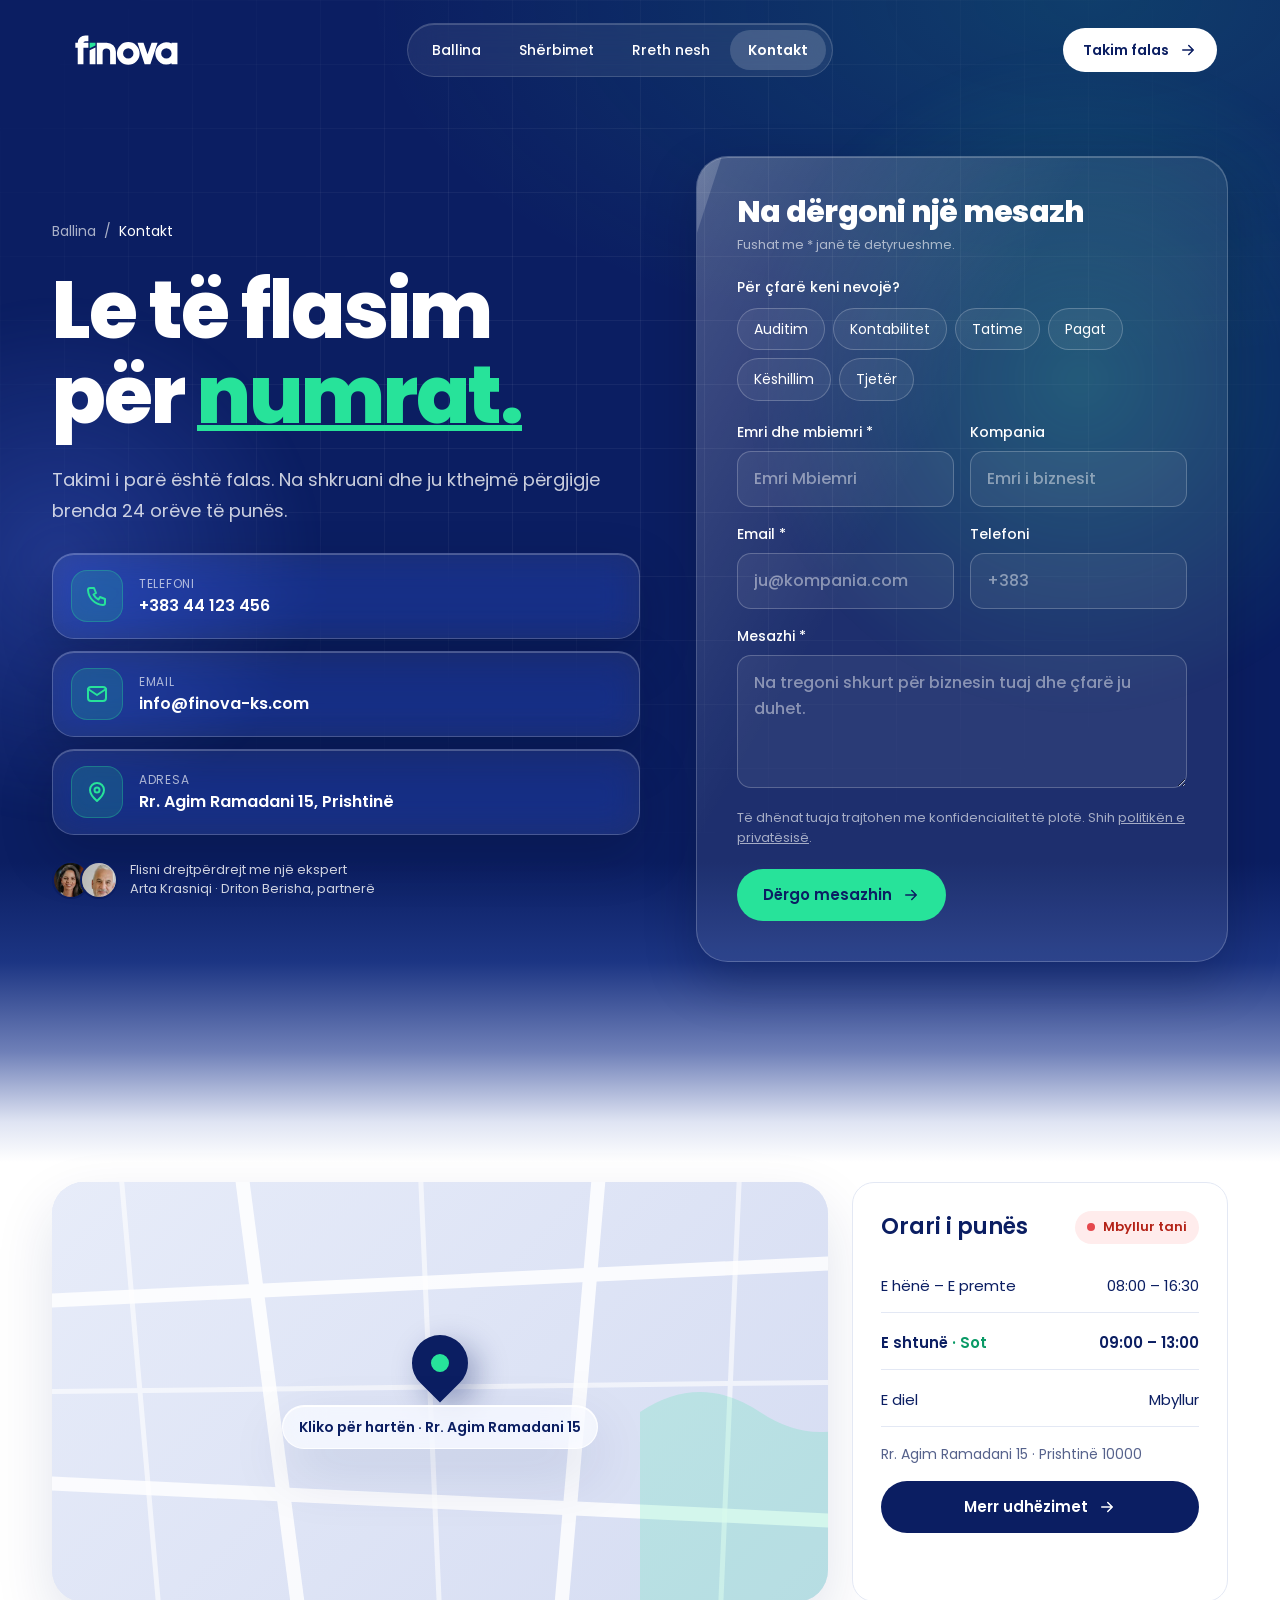
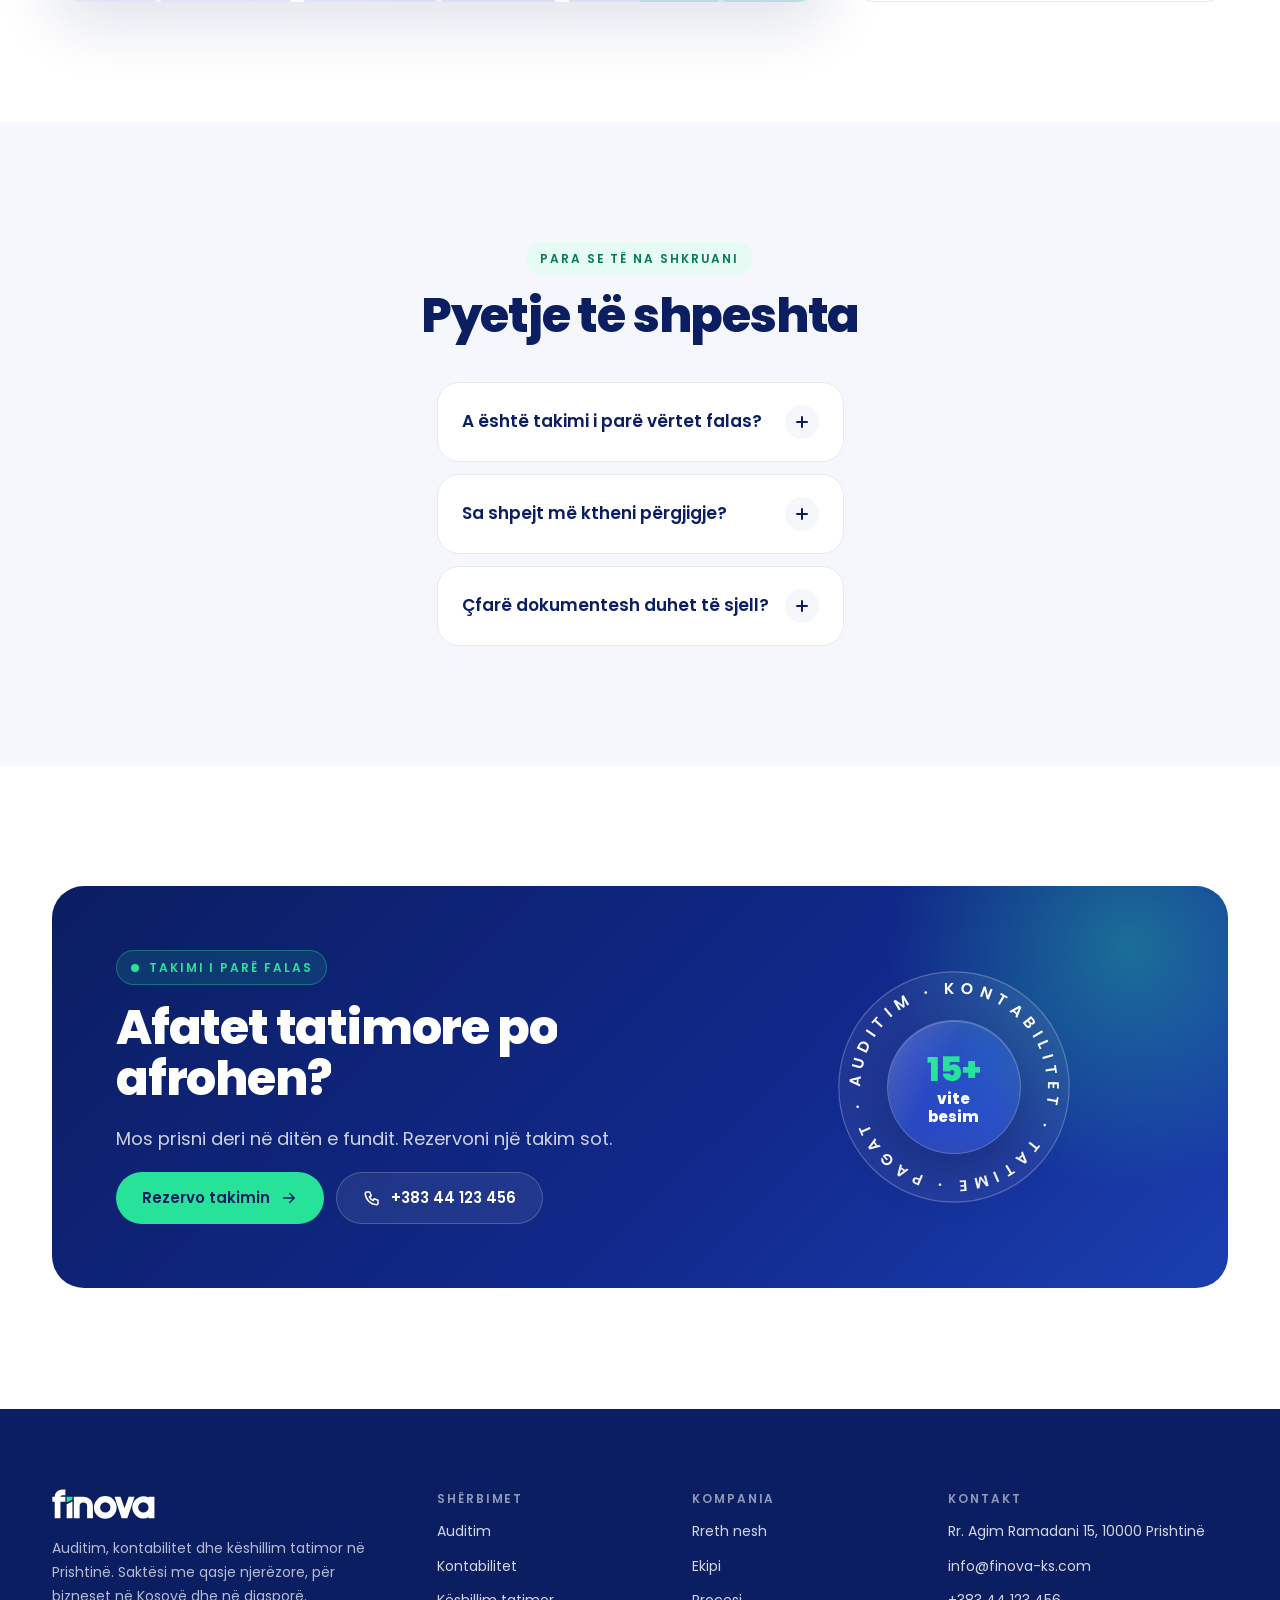
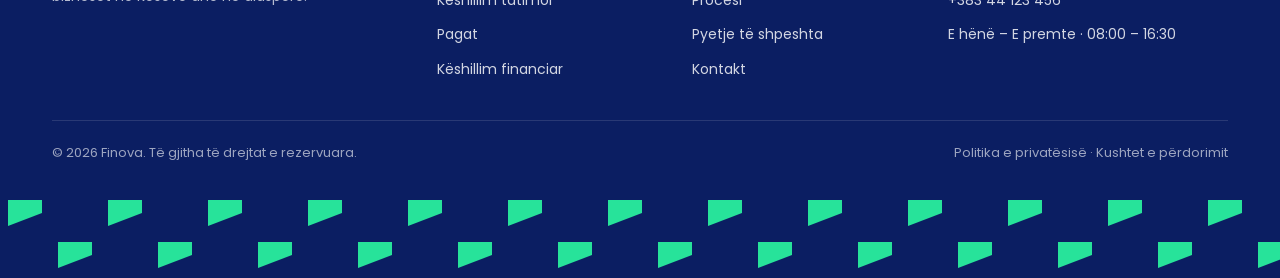
<file: kontakt.html>
<!doctype html>
<html lang="sq" class="no-js">
<head>
<meta charset="utf-8">
<meta name="viewport" content="width=device-width, initial-scale=1, viewport-fit=cover">
<title>Kontakt · Rezervoni një takim falas | Finova Prishtinë</title>
<meta name="description" content="Na kontaktoni për auditim, kontabilitet ose tatime. Telefon +383 44 123 456, email info@finova-ks.com, zyra në Rr. Agim Ramadani 15, Prishtinë. Përgjigje brenda 24 orëve.">
<meta name="robots" content="index, follow, max-image-preview:large, max-snippet:-1">
<link rel="canonical" href="https://finova-ks.com/kontakt.html">
<link rel="alternate" hreflang="sq" href="https://finova-ks.com/kontakt.html">
<link rel="alternate" hreflang="x-default" href="https://finova-ks.com/kontakt.html">
<meta name="theme-color" content="#0B1E62">
<meta name="format-detection" content="telephone=no">
<meta name="geo.region" content="XK"><meta name="geo.placename" content="Prishtinë">
<meta name="geo.position" content="42.66;21.16"><meta name="ICBM" content="42.66, 21.16">
<meta property="og:type" content="website">
<meta property="og:locale" content="sq_AL">
<meta property="og:site_name" content="Finova">
<meta property="og:title" content="Kontakt · Rezervoni një takim falas | Finova Prishtinë">
<meta property="og:description" content="Na kontaktoni për auditim, kontabilitet ose tatime. Telefon +383 44 123 456, email info@finova-ks.com, zyra në Rr. Agim Ramadani 15, Prishtinë. Përgjigje brenda 24 orëve.">
<meta property="og:url" content="https://finova-ks.com/kontakt.html">
<meta property="og:image" content="https://finova-ks.com/images/og-image.png">
<meta property="og:image:width" content="1200"><meta property="og:image:height" content="630">
<meta property="og:image:alt" content="Finova: auditim, kontabilitet dhe këshillim tatimor në Prishtinë">
<meta name="twitter:card" content="summary_large_image">
<meta name="twitter:title" content="Kontakt · Rezervoni një takim falas | Finova Prishtinë">
<meta name="twitter:description" content="Na kontaktoni për auditim, kontabilitet ose tatime. Telefon +383 44 123 456, email info@finova-ks.com, zyra në Rr. Agim Ramadani 15, Prishtinë. Përgjigje brenda 24 orëve.">
<meta name="twitter:image" content="https://finova-ks.com/images/og-image.png">
<link rel="icon" href="images/favicon.svg" type="image/svg+xml">
<link rel="apple-touch-icon" href="images/apple-touch-icon.png">
<link rel="manifest" href="site.webmanifest">
<link rel="preload" href="assets/fonts/poppins-800.woff2" as="font" type="font/woff2" crossorigin>
<link rel="preload" href="assets/fonts/poppins-400.woff2" as="font" type="font/woff2" crossorigin>
<link rel="stylesheet" href="assets/css/style.css">
<script>document.documentElement.className='js'</script>
<script src="assets/js/main.js" defer></script>
<script type="application/ld+json">{"@context":"https://schema.org","@graph":[{"@type":["AccountingService","ProfessionalService"],"@id":"https://finova-ks.com/#business","name":"Finova","alternateName":"Finova Auditim & Kontabilitet","description":"Kompani auditimi, kontabiliteti dhe këshillimi tatimor në Prishtinë, Kosovë. Auditues të licencuar nga KKRF.","url":"https://finova-ks.com/","logo":"https://finova-ks.com/images/logo.png","image":"https://finova-ks.com/images/og-image.png","telephone":"+38344123456","email":"info@finova-ks.com","foundingDate":"2011","priceRange":"€€","currenciesAccepted":"EUR","address":{"@type":"PostalAddress","streetAddress":"Rr. Agim Ramadani 15","addressLocality":"Prishtinë","postalCode":"10000","addressCountry":"XK"},"geo":{"@type":"GeoCoordinates","latitude":42.66,"longitude":21.16},"areaServed":[{"@type":"Country","name":"Kosovë"},{"@type":"Place","name":"Diaspora shqiptare"}],"availableLanguage":["sq","en"],"knowsAbout":["Auditim statutor","Kontabilitet","Tatimi mbi vlerën e shtuar (TVSH)","Tatimi në fitim","Pagat dhe kontributet pensionale","SNRF / IFRS","Standardet Ndërkombëtare të Auditimit (SNA/ISA)","Due diligence","Vlerësim biznesi"],"openingHoursSpecification":[{"@type":"OpeningHoursSpecification","dayOfWeek":["Monday","Tuesday","Wednesday","Thursday","Friday"],"opens":"08:00","closes":"16:30"},{"@type":"OpeningHoursSpecification","dayOfWeek":"Saturday","opens":"09:00","closes":"13:00"}],"contactPoint":{"@type":"ContactPoint","telephone":"+38344123456","email":"info@finova-ks.com","contactType":"customer service","availableLanguage":["sq","en"]},"hasOfferCatalog":{"@type":"OfferCatalog","name":"Shërbimet e Finova","itemListElement":[{"@type":"Offer","itemOffered":{"@type":"Service","name":"Auditim","url":"https://finova-ks.com/sherbimet.html#auditim"}},{"@type":"Offer","itemOffered":{"@type":"Service","name":"Kontabilitet","url":"https://finova-ks.com/sherbimet.html#kontabilitet"}},{"@type":"Offer","itemOffered":{"@type":"Service","name":"Këshillim tatimor","url":"https://finova-ks.com/sherbimet.html#tatime"}},{"@type":"Offer","itemOffered":{"@type":"Service","name":"Pagat","url":"https://finova-ks.com/sherbimet.html#pagat"}},{"@type":"Offer","itemOffered":{"@type":"Service","name":"Këshillim financiar","url":"https://finova-ks.com/sherbimet.html#keshillim"}}]}},{"@type":"WebSite","@id":"https://finova-ks.com/#website","url":"https://finova-ks.com/","name":"Finova","inLanguage":"sq","publisher":{"@id":"https://finova-ks.com/#business"}},{"@type":"ContactPage","@id":"https://finova-ks.com/kontakt.html#webpage","url":"https://finova-ks.com/kontakt.html","name":"Kontakt · Rezervoni një takim falas | Finova Prishtinë","description":"Na kontaktoni për auditim, kontabilitet ose tatime. Telefon +383 44 123 456, email info@finova-ks.com, zyra në Rr. Agim Ramadani 15, Prishtinë. Përgjigje brenda 24 orëve.","inLanguage":"sq","isPartOf":{"@id":"https://finova-ks.com/#website"},"about":{"@id":"https://finova-ks.com/#business"}},{"@type":"FAQPage","mainEntity":[{"@type":"Question","name":"A është takimi i parë vërtet falas?","acceptedAnswer":{"@type":"Answer","text":"Po. Takimi i parë (30–45 minuta, në zyrë ose online) është pa pagesë dhe pa asnjë detyrim."}},{"@type":"Question","name":"Sa shpejt më ktheni përgjigje?","acceptedAnswer":{"@type":"Answer","text":"Brenda 24 orëve të punës. Për afate urgjente tatimore, na telefononi direkt."}},{"@type":"Question","name":"Çfarë dokumentesh duhet të sjell?","acceptedAnswer":{"@type":"Answer","text":"Certifikatën e regjistrimit të biznesit, pasqyrat e fundit financiare (nëse i keni) dhe deklaratat e fundit tatimore. Nëse nuk i keni, nisim nga e para bashkë."}}]},{"@type":"BreadcrumbList","itemListElement":[{"@type":"ListItem","position":1,"name":"Ballina","item":"https://finova-ks.com/"},{"@type":"ListItem","position":2,"name":"Kontakt","item":"https://finova-ks.com/kontakt.html"}]}]}</script>
</head>
<body>
<a class="skip" href="#main">Kalo te përmbajtja</a>
<div class="progress" aria-hidden="true"></div>
<header class="site-header">
  <div class="bar"><div class="inner">
    <a class="logo" href="index.html" aria-label="Finova, ballina"><svg viewBox="398 370 1206 352" role="img" aria-label="Finova"><g fill="currentColor" fill-rule="evenodd"><path d="M430,712 L430,520 L402,520 L402,460 L430,460 A90,85 0 0 1 520,375 L555,375 L555,442 L520,442 A23,18 0 0 0 497,460 L555,460 L555,520 L497,520 L497,712 Z"/><path d="M570,548 L638,518 L638,712 L570,712 Z"/><path d="M654,712 L654,460 L770,460 A108,108 0 0 1 878,568 L878,712 L810,712 L810,572 A44,44 0 0 0 722,572 L722,712 Z"/><path d="M890,586 a133,133 0 1 0 266,0 a133,133 0 1 0 -266,0 Z M962,586 a61,61 0 1 0 122,0 a61,61 0 1 0 -122,0 Z"/><path d="M1132,460 L1202,460 L1249,595 L1297,460 L1367,460 L1282,712 L1215,712 Z"/><path d="M1531,460 L1600,460 L1600,712 L1531,712 L1531,701 A130,130 0 1 1 1531,471 Z M1409,586 a61,61 0 1 0 122,0 a61,61 0 1 0 -122,0 Z"/></g><path fill="#27E39A" d="M570,460 L638,460 L638,494 L570,524 Z"/></svg></a>
    <nav class="nav" aria-label="Kryesore"><a href="index.html">Ballina</a><a href="sherbimet.html">Shërbimet</a><a href="rreth-nesh.html">Rreth nesh</a><a href="kontakt.html" aria-current=page>Kontakt</a></nav>
    <div class="header-cta">
      <a class="btn btn--white btn--sm" href="kontakt.html">Takim falas <svg viewBox="0 0 24 24" fill="none" stroke="currentColor" stroke-width="2" stroke-linecap="round" stroke-linejoin="round" aria-hidden="true"><path d="M5 12h14M13 6l6 6-6 6"/></svg></a>
      <button class="menu-btn" type="button" aria-expanded="false" aria-controls="drawer" aria-label="Hap menunë"><span></span></button>
    </div>
  </div></div>
</header>
<div class="drawer" id="drawer" aria-hidden="true">
  <nav aria-label="Menuja mobile"><a href="index.html">Ballina<small>01</small></a><a href="sherbimet.html">Shërbimet<small>02</small></a><a href="rreth-nesh.html">Rreth nesh<small>03</small></a><a href="kontakt.html" aria-current=page>Kontakt<small>04</small></a><a href="privatesia.html">Privatësia<small>05</small></a></nav>
  <div class="drawer-foot">
    <a class="btn" href="kontakt.html">Rezervo takimin falas <svg viewBox="0 0 24 24" fill="none" stroke="currentColor" stroke-width="2" stroke-linecap="round" stroke-linejoin="round" aria-hidden="true"><path d="M5 12h14M13 6l6 6-6 6"/></svg></a>
    <a class="btn btn--glass" href="tel:+38344123456"><svg viewBox="0 0 24 24" fill="none" stroke="currentColor" stroke-width="2" stroke-linecap="round" stroke-linejoin="round" aria-hidden="true"><path d="M5 4h4l2 5-2.5 1.5a11 11 0 0 0 5 5L15 13l5 2v4a2 2 0 0 1-2 2A16 16 0 0 1 3 6a2 2 0 0 1 2-2"/></svg> +383 44 123 456</a>
  </div>
</div>

<main id="main">
<section class="hero hero--short">
  <div class="grid-bg" aria-hidden="true"></div><div class="blob blob--g" aria-hidden="true"></div><div class="blob blob--b" aria-hidden="true"></div>
  <div class="wrap contact-grid">
    <div class="hero-copy">
      <nav class="crumbs intro" aria-label="Breadcrumb"><a href="index.html">Ballina</a><span aria-hidden="true">/</span><span aria-current="page">Kontakt</span></nav>
      <h1 class="intro" style="--d:.12s">Le të flasim<br>për <span class="accent underline">numrat.</span></h1>
      <p class="lead intro" style="--d:.25s">Takimi i parë është falas. Na shkruani dhe ju kthejmë përgjigje brenda 24 orëve të punës.</p>
      <div class="c-list" data-stagger=".1"><a class="c-item glass" href="tel:+38344123456" data-reveal="left"><span class="icon icon--glass"><svg viewBox="0 0 24 24" fill="none" stroke="currentColor" stroke-width="2" stroke-linecap="round" stroke-linejoin="round" aria-hidden="true"><path d="M5 4h4l2 5-2.5 1.5a11 11 0 0 0 5 5L15 13l5 2v4a2 2 0 0 1-2 2A16 16 0 0 1 3 6a2 2 0 0 1 2-2"/></svg></span><span><small>TELEFONI</small><b>+383 44 123 456</b></span></a><a class="c-item glass" href="mailto:info@finova-ks.com" data-reveal="left"><span class="icon icon--glass"><svg viewBox="0 0 24 24" fill="none" stroke="currentColor" stroke-width="2" stroke-linecap="round" stroke-linejoin="round" aria-hidden="true"><rect x="3" y="5" width="18" height="14" rx="3"/><path d="m3 7 9 6 9-6"/></svg></span><span><small>EMAIL</small><b>info@finova-ks.com</b></span></a><a class="c-item glass" href="https://www.google.com/maps/search/?api=1&query=Rr.+Agim+Ramadani+15%2C+Prishtin%C3%AB" data-reveal="left"><span class="icon icon--glass"><svg viewBox="0 0 24 24" fill="none" stroke="currentColor" stroke-width="2" stroke-linecap="round" stroke-linejoin="round" aria-hidden="true"><path d="M12 21s-7-6.2-7-11a7 7 0 0 1 14 0c0 4.8-7 11-7 11z"/><circle cx="12" cy="10" r="2.5"/></svg></span><span><small>ADRESA</small><b>Rr. Agim Ramadani 15, Prishtinë</b></span></a></div>
      <div class="avatars intro" style="--d:.6s"><span><img src="images/av1.webp" width="38" height="38" alt=""><img src="images/av2.webp" width="38" height="38" alt=""></span>Flisni drejtpërdrejt me një ekspert<br>Arta Krasniqi · Driton Berisha, partnerë</div>
    </div>
    <div class="intro-pop" style="--d:.35s">
      <!-- Për të marrë mesazhet direkt në email, krijoni një formë falas në formspree.io dhe vendosni URL-në në data-endpoint -->
      <form id="contact-form" class="form glass sheen" data-endpoint="" novalidate>
        <div><h2>Na dërgoni një mesazh</h2><p class="fine" style="margin-top:6px">Fushat me * janë të detyrueshme.</p></div>
        <fieldset class="topics"><legend>Për çfarë keni nevojë?</legend><label><input type="checkbox" name="topic" value="Auditim"><span>Auditim</span></label><label><input type="checkbox" name="topic" value="Kontabilitet"><span>Kontabilitet</span></label><label><input type="checkbox" name="topic" value="Tatime"><span>Tatime</span></label><label><input type="checkbox" name="topic" value="Pagat"><span>Pagat</span></label><label><input type="checkbox" name="topic" value="Këshillim"><span>Këshillim</span></label><label><input type="checkbox" name="topic" value="Tjetër"><span>Tjetër</span></label></fieldset>
        <div class="fields">
          <label class="field">Emri dhe mbiemri *<input name="name" type="text" autocomplete="name" placeholder="Emri Mbiemri" required></label>
          <label class="field">Kompania<input name="company" type="text" autocomplete="organization" placeholder="Emri i biznesit"></label>
          <label class="field">Email *<input name="email" type="email" autocomplete="email" inputmode="email" placeholder="ju@kompania.com" required></label>
          <label class="field">Telefoni<input name="phone" type="tel" autocomplete="tel" inputmode="tel" placeholder="+383"></label>
          <label class="field full">Mesazhi *<textarea name="message" rows="4" placeholder="Na tregoni shkurt për biznesin tuaj dhe çfarë ju duhet." required></textarea></label>
        </div>
        <label class="hp" aria-hidden="true">Website<input name="website" tabindex="-1" autocomplete="off"></label>
        <p class="fine">Të dhënat tuaja trajtohen me konfidencialitet të plotë. Shih <a href="privatesia.html">politikën e privatësisë</a>.</p>
        <button class="btn" type="submit">Dërgo mesazhin <svg viewBox="0 0 24 24" fill="none" stroke="currentColor" stroke-width="2" stroke-linecap="round" stroke-linejoin="round" aria-hidden="true"><path d="M5 12h14M13 6l6 6-6 6"/></svg></button>
      </form>
      <div id="form-done" class="form glass form-done" hidden tabindex="-1" role="status">
        <span class="ok"><svg viewBox="0 0 24 24" fill="none" stroke="currentColor" stroke-width="2" stroke-linecap="round" stroke-linejoin="round" aria-hidden="true"><path d="M5 12l5 5 9-10"/></svg></span>
        <h2>Faleminderit!</h2>
        <p class="lead">Mesazhi u përgatit. Një nga ekspertët tanë do t’ju kontaktojë brenda 24 orëve të punës.</p>
        <button class="btn btn--glass" type="button" data-action="reset">Dërgo një mesazh tjetër</button>
      </div>
    </div>
  </div>
</section>

<section class="section" style="padding-top:20px">
  <div class="wrap" style="display:grid;grid-template-columns:repeat(auto-fit,minmax(min(100%,340px),1fr));gap:24px">
    <div class="map" data-reveal="mask" style="grid-column:span 2;min-width:0">
      <button class="map-cover" type="button" data-src="https://www.google.com/maps?q=Rr.+Agim+Ramadani+15,+Prishtin%C3%AB&output=embed" aria-label="Shfaq hartën interaktive">
        <svg class="grid-map" aria-hidden="true" preserveAspectRatio="xMidYMid slice" viewBox="0 0 800 420"><g stroke="#fff" stroke-width="14" fill="none" opacity=".85"><path d="M-20 120 L820 80"/><path d="M-20 300 L820 340"/><path d="M200 -20 L260 440"/><path d="M560 -20 L520 440"/></g><g stroke="#fff" stroke-width="5" fill="none" opacity=".6"><path d="M-20 210 L820 200"/><path d="M380 -20 L400 440"/><path d="M80 -20 L120 440"/><path d="M700 -20 L680 440"/></g><path d="M600 230 q60 -40 120 0 t120 0 v200 h-240z" fill="#27E39A" opacity=".18"/></svg>
        <span class="pin"><i></i><span class="glass-light">Kliko për hartën · Rr. Agim Ramadani 15</span></span>
      </button>
    </div>
    <div class="card" data-reveal="right" style="display:flex;flex-direction:column;gap:16px">
      <div style="display:flex;justify-content:space-between;align-items:center;gap:12px;flex-wrap:wrap"><h3 style="margin:0">Orari i punës</h3><span class="open-now"><i class="dot"></i><span>Hapur</span></span></div>
      <ul class="hours" data-hours><li data-day="1 2 3 4 5"><span>E hënë – E premte</span><span>08:00 – 16:30</span></li><li data-day="6"><span>E shtunë</span><span>09:00 – 13:00</span></li><li data-day="0"><span>E diel</span><span>Mbyllur</span></li></ul>
      <p class="muted" style="font-size:14px">Rr. Agim Ramadani 15 · Prishtinë 10000</p>
      <a class="btn btn--navy" href="https://www.google.com/maps/search/?api=1&query=Rr.+Agim+Ramadani+15%2C+Prishtin%C3%AB" target="_blank" rel="noopener">Merr udhëzimet <svg viewBox="0 0 24 24" fill="none" stroke="currentColor" stroke-width="2" stroke-linecap="round" stroke-linejoin="round" aria-hidden="true"><path d="M5 12h14M13 6l6 6-6 6"/></svg></a>
    </div>
  </div>
</section>

<section class="section section--soft">
  <div class="wrap" style="display:grid;gap:40px">
    <div class="head center"><span class="eyebrow" data-reveal="up">Para se të na shkruani</span><h2 data-split>Pyetje të shpeshta</h2></div>
    <div class="faq" data-stagger=".08"><details data-reveal="up"><summary>A është takimi i parë vërtet falas?<i aria-hidden="true"></i></summary><div class="ans">Po. Takimi i parë (30–45 minuta, në zyrë ose online) është pa pagesë dhe pa asnjë detyrim.</div></details><details data-reveal="up"><summary>Sa shpejt më ktheni përgjigje?<i aria-hidden="true"></i></summary><div class="ans">Brenda 24 orëve të punës. Për afate urgjente tatimore, na telefononi direkt.</div></details><details data-reveal="up"><summary>Çfarë dokumentesh duhet të sjell?<i aria-hidden="true"></i></summary><div class="ans">Certifikatën e regjistrimit të biznesit, pasqyrat e fundit financiare (nëse i keni) dhe deklaratat e fundit tatimore. Nëse nuk i keni, nisim nga e para bashkë.</div></details></div>
  </div>
</section>
<div style="height:clamp(72px,10vw,120px)"></div>
<section class="section" style="padding-top:0">
  <div class="wrap">
    <div class="cta" data-reveal="mask">
      <div class="stack">
        <span class="eyebrow eyebrow--dark"><i class="dot"></i> Takimi i parë falas</span>
        <h2 data-split>Afatet tatimore po afrohen?</h2>
        <p class="lead">Mos prisni deri në ditën e fundit. Rezervoni një takim sot.</p>
        <div class="cta-actions">
          <a class="btn" href="kontakt.html">Rezervo takimin <svg viewBox="0 0 24 24" fill="none" stroke="currentColor" stroke-width="2" stroke-linecap="round" stroke-linejoin="round" aria-hidden="true"><path d="M5 12h14M13 6l6 6-6 6"/></svg></a>
          <a class="btn btn--glass" href="tel:+38344123456"><svg viewBox="0 0 24 24" fill="none" stroke="currentColor" stroke-width="2" stroke-linecap="round" stroke-linejoin="round" aria-hidden="true"><path d="M5 4h4l2 5-2.5 1.5a11 11 0 0 0 5 5L15 13l5 2v4a2 2 0 0 1-2 2A16 16 0 0 1 3 6a2 2 0 0 1 2-2"/></svg> +383 44 123 456</a>
        </div>
      </div>
      <div class="seal" aria-hidden="true">
        <svg class="rot" viewBox="0 0 200 200"><defs><path id="sealPath" d="M100,100 m-78,0 a78,78 0 1,1 156,0 a78,78 0 1,1 -156,0"/></defs>
          <circle cx="100" cy="100" r="96" fill="rgba(255,255,255,.06)" stroke="rgba(255,255,255,.25)"/>
          <text fill="#fff" font-size="13" font-weight="600" letter-spacing="5"><textPath href="#sealPath">AUDITIM · KONTABILITET · TATIME · PAGAT ·</textPath></text></svg>
        <div class="mid glass sheen"><span><b>15+</b>vite<br>besim</span></div>
      </div>
    </div>
  </div>
</section>

</main>
<footer class="site-footer">
  <div class="wrap">
    <div class="top">
      <div class="col brand" data-reveal="up">
        <a class="logo" href="index.html" aria-label="Finova, ballina" style="margin-bottom:6px"><svg viewBox="398 370 1206 352" role="img" aria-label="Finova"><g fill="currentColor" fill-rule="evenodd"><path d="M430,712 L430,520 L402,520 L402,460 L430,460 A90,85 0 0 1 520,375 L555,375 L555,442 L520,442 A23,18 0 0 0 497,460 L555,460 L555,520 L497,520 L497,712 Z"/><path d="M570,548 L638,518 L638,712 L570,712 Z"/><path d="M654,712 L654,460 L770,460 A108,108 0 0 1 878,568 L878,712 L810,712 L810,572 A44,44 0 0 0 722,572 L722,712 Z"/><path d="M890,586 a133,133 0 1 0 266,0 a133,133 0 1 0 -266,0 Z M962,586 a61,61 0 1 0 122,0 a61,61 0 1 0 -122,0 Z"/><path d="M1132,460 L1202,460 L1249,595 L1297,460 L1367,460 L1282,712 L1215,712 Z"/><path d="M1531,460 L1600,460 L1600,712 L1531,712 L1531,701 A130,130 0 1 1 1531,471 Z M1409,586 a61,61 0 1 0 122,0 a61,61 0 1 0 -122,0 Z"/></g><path fill="#27E39A" d="M570,460 L638,460 L638,494 L570,524 Z"/></svg></a>
        <p>Auditim, kontabilitet dhe këshillim tatimor në Prishtinë. Saktësi me qasje njerëzore, për bizneset në Kosovë dhe në diasporë.</p>
        
      </div>
      <div class="col" data-reveal="up" style="--d:.08s"><span class="ttl">Shërbimet</span>
        <a href="sherbimet.html#auditim">Auditim</a><a href="sherbimet.html#kontabilitet">Kontabilitet</a>
        <a href="sherbimet.html#tatime">Këshillim tatimor</a><a href="sherbimet.html#pagat">Pagat</a><a href="sherbimet.html#keshillim">Këshillim financiar</a></div>
      <div class="col" data-reveal="up" style="--d:.16s"><span class="ttl">Kompania</span>
        <a href="rreth-nesh.html">Rreth nesh</a><a href="rreth-nesh.html#ekipi">Ekipi</a><a href="index.html#procesi">Procesi</a>
        <a href="sherbimet.html#pyetje">Pyetje të shpeshta</a><a href="kontakt.html">Kontakt</a></div>
      <div class="col" data-reveal="up" style="--d:.24s"><span class="ttl">Kontakt</span>
        <address style="font-style:normal;display:grid;gap:12px">
          <a href="https://www.google.com/maps/search/?api=1&query=Rr.+Agim+Ramadani+15%2C+Prishtin%C3%AB" target="_blank" rel="noopener">Rr. Agim Ramadani 15, 10000 Prishtinë</a>
          <a href="mailto:info@finova-ks.com">info@finova-ks.com</a>
          <a href="tel:+38344123456">+383 44 123 456</a>
        </address>
        <span>E hënë – E premte · 08:00 – 16:30</span></div>
    </div>
    <div class="bottom">
      <span>© <span data-year>2026</span> Finova. Të gjitha të drejtat e rezervuara.</span>
      <span><a href="privatesia.html">Politika e privatësisë</a> · <a href="privatesia.html#kushtet">Kushtet e përdorimit</a></span>
    </div>
  </div>
  <div class="chips" aria-hidden="true"></div>
</footer>
<div class="mbar" aria-label="Veprime të shpejta">
  <a href="tel:+38344123456"><svg viewBox="0 0 24 24" fill="none" stroke="currentColor" stroke-width="2" stroke-linecap="round" stroke-linejoin="round" aria-hidden="true"><path d="M5 4h4l2 5-2.5 1.5a11 11 0 0 0 5 5L15 13l5 2v4a2 2 0 0 1-2 2A16 16 0 0 1 3 6a2 2 0 0 1 2-2"/></svg> Telefono</a>
  <a href="kontakt.html">Takim falas <svg viewBox="0 0 24 24" fill="none" stroke="currentColor" stroke-width="2" stroke-linecap="round" stroke-linejoin="round" aria-hidden="true"><path d="M5 12h14M13 6l6 6-6 6"/></svg></a>
</div>
<button class="to-top" type="button" aria-label="Kthehu në krye"><svg viewBox="0 0 24 24" fill="none" stroke="currentColor" stroke-width="2" stroke-linecap="round" stroke-linejoin="round" aria-hidden="true"><path d="M12 19V5M6 11l6-6 6 6"/></svg></button>
</body>
</html>
</file>
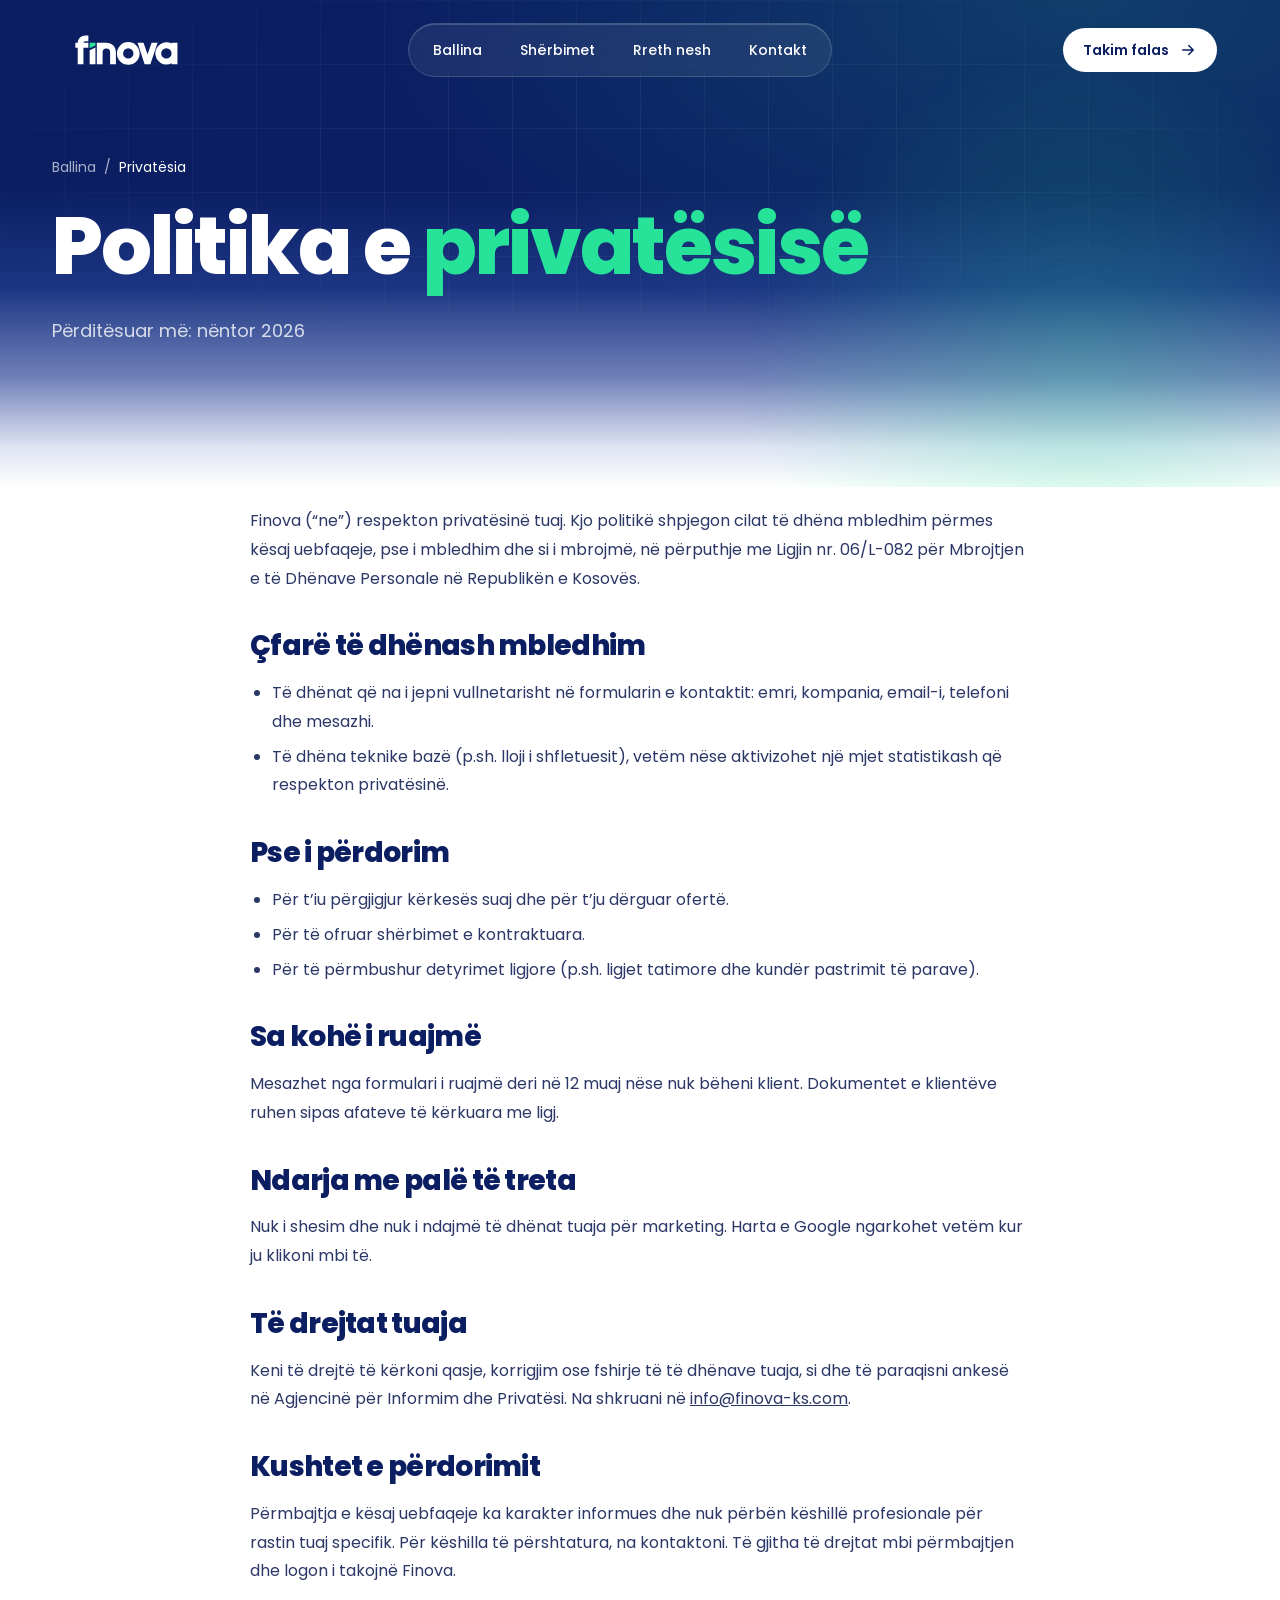
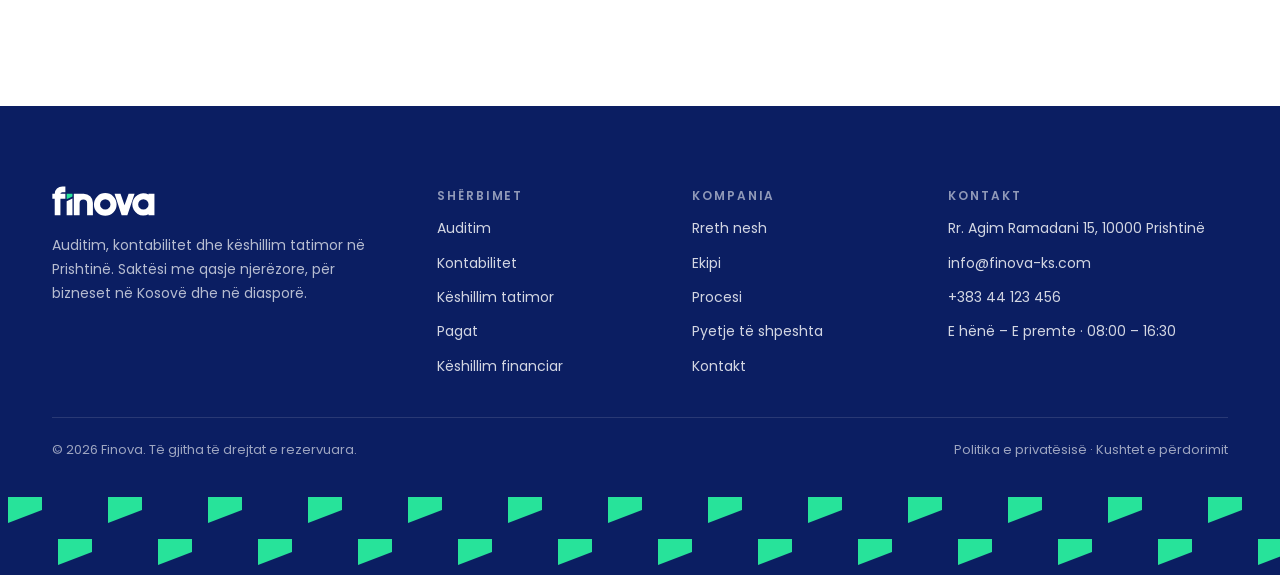
<file: privatesia.html>
<!doctype html>
<html lang="sq" class="no-js">
<head>
<meta charset="utf-8">
<meta name="viewport" content="width=device-width, initial-scale=1, viewport-fit=cover">
<title>Politika e privatësisë dhe kushtet | Finova</title>
<meta name="description" content="Si i mbledh, përdor dhe mbron Finova të dhënat personale të vizitorëve dhe klientëve, sipas Ligjit nr. 06/L-082 për Mbrojtjen e të Dhënave Personale.">
<meta name="robots" content="index, follow, max-image-preview:large, max-snippet:-1">
<link rel="canonical" href="https://finova-ks.com/privatesia.html">
<link rel="alternate" hreflang="sq" href="https://finova-ks.com/privatesia.html">
<link rel="alternate" hreflang="x-default" href="https://finova-ks.com/privatesia.html">
<meta name="theme-color" content="#0B1E62">
<meta name="format-detection" content="telephone=no">
<meta name="geo.region" content="XK"><meta name="geo.placename" content="Prishtinë">
<meta name="geo.position" content="42.66;21.16"><meta name="ICBM" content="42.66, 21.16">
<meta property="og:type" content="website">
<meta property="og:locale" content="sq_AL">
<meta property="og:site_name" content="Finova">
<meta property="og:title" content="Politika e privatësisë dhe kushtet | Finova">
<meta property="og:description" content="Si i mbledh, përdor dhe mbron Finova të dhënat personale të vizitorëve dhe klientëve, sipas Ligjit nr. 06/L-082 për Mbrojtjen e të Dhënave Personale.">
<meta property="og:url" content="https://finova-ks.com/privatesia.html">
<meta property="og:image" content="https://finova-ks.com/images/og-image.png">
<meta property="og:image:width" content="1200"><meta property="og:image:height" content="630">
<meta property="og:image:alt" content="Finova: auditim, kontabilitet dhe këshillim tatimor në Prishtinë">
<meta name="twitter:card" content="summary_large_image">
<meta name="twitter:title" content="Politika e privatësisë dhe kushtet | Finova">
<meta name="twitter:description" content="Si i mbledh, përdor dhe mbron Finova të dhënat personale të vizitorëve dhe klientëve, sipas Ligjit nr. 06/L-082 për Mbrojtjen e të Dhënave Personale.">
<meta name="twitter:image" content="https://finova-ks.com/images/og-image.png">
<link rel="icon" href="images/favicon.svg" type="image/svg+xml">
<link rel="apple-touch-icon" href="images/apple-touch-icon.png">
<link rel="manifest" href="site.webmanifest">
<link rel="preload" href="assets/fonts/poppins-800.woff2" as="font" type="font/woff2" crossorigin>
<link rel="preload" href="assets/fonts/poppins-400.woff2" as="font" type="font/woff2" crossorigin>
<link rel="stylesheet" href="assets/css/style.css">
<script>document.documentElement.className='js'</script>
<script src="assets/js/main.js" defer></script>
<script type="application/ld+json">{"@context":"https://schema.org","@graph":[{"@type":["AccountingService","ProfessionalService"],"@id":"https://finova-ks.com/#business","name":"Finova","alternateName":"Finova Auditim & Kontabilitet","description":"Kompani auditimi, kontabiliteti dhe këshillimi tatimor në Prishtinë, Kosovë. Auditues të licencuar nga KKRF.","url":"https://finova-ks.com/","logo":"https://finova-ks.com/images/logo.png","image":"https://finova-ks.com/images/og-image.png","telephone":"+38344123456","email":"info@finova-ks.com","foundingDate":"2011","priceRange":"€€","currenciesAccepted":"EUR","address":{"@type":"PostalAddress","streetAddress":"Rr. Agim Ramadani 15","addressLocality":"Prishtinë","postalCode":"10000","addressCountry":"XK"},"geo":{"@type":"GeoCoordinates","latitude":42.66,"longitude":21.16},"areaServed":[{"@type":"Country","name":"Kosovë"},{"@type":"Place","name":"Diaspora shqiptare"}],"availableLanguage":["sq","en"],"knowsAbout":["Auditim statutor","Kontabilitet","Tatimi mbi vlerën e shtuar (TVSH)","Tatimi në fitim","Pagat dhe kontributet pensionale","SNRF / IFRS","Standardet Ndërkombëtare të Auditimit (SNA/ISA)","Due diligence","Vlerësim biznesi"],"openingHoursSpecification":[{"@type":"OpeningHoursSpecification","dayOfWeek":["Monday","Tuesday","Wednesday","Thursday","Friday"],"opens":"08:00","closes":"16:30"},{"@type":"OpeningHoursSpecification","dayOfWeek":"Saturday","opens":"09:00","closes":"13:00"}],"contactPoint":{"@type":"ContactPoint","telephone":"+38344123456","email":"info@finova-ks.com","contactType":"customer service","availableLanguage":["sq","en"]},"hasOfferCatalog":{"@type":"OfferCatalog","name":"Shërbimet e Finova","itemListElement":[{"@type":"Offer","itemOffered":{"@type":"Service","name":"Auditim","url":"https://finova-ks.com/sherbimet.html#auditim"}},{"@type":"Offer","itemOffered":{"@type":"Service","name":"Kontabilitet","url":"https://finova-ks.com/sherbimet.html#kontabilitet"}},{"@type":"Offer","itemOffered":{"@type":"Service","name":"Këshillim tatimor","url":"https://finova-ks.com/sherbimet.html#tatime"}},{"@type":"Offer","itemOffered":{"@type":"Service","name":"Pagat","url":"https://finova-ks.com/sherbimet.html#pagat"}},{"@type":"Offer","itemOffered":{"@type":"Service","name":"Këshillim financiar","url":"https://finova-ks.com/sherbimet.html#keshillim"}}]}},{"@type":"WebSite","@id":"https://finova-ks.com/#website","url":"https://finova-ks.com/","name":"Finova","inLanguage":"sq","publisher":{"@id":"https://finova-ks.com/#business"}},{"@type":"WebPage","@id":"https://finova-ks.com/privatesia.html#webpage","url":"https://finova-ks.com/privatesia.html","name":"Politika e privatësisë dhe kushtet | Finova","description":"Si i mbledh, përdor dhe mbron Finova të dhënat personale të vizitorëve dhe klientëve, sipas Ligjit nr. 06/L-082 për Mbrojtjen e të Dhënave Personale.","inLanguage":"sq","isPartOf":{"@id":"https://finova-ks.com/#website"},"about":{"@id":"https://finova-ks.com/#business"}},{"@type":"BreadcrumbList","itemListElement":[{"@type":"ListItem","position":1,"name":"Ballina","item":"https://finova-ks.com/"},{"@type":"ListItem","position":2,"name":"Privatësia","item":"https://finova-ks.com/privatesia.html"}]}]}</script>
</head>
<body>
<a class="skip" href="#main">Kalo te përmbajtja</a>
<div class="progress" aria-hidden="true"></div>
<header class="site-header">
  <div class="bar"><div class="inner">
    <a class="logo" href="index.html" aria-label="Finova, ballina"><svg viewBox="398 370 1206 352" role="img" aria-label="Finova"><g fill="currentColor" fill-rule="evenodd"><path d="M430,712 L430,520 L402,520 L402,460 L430,460 A90,85 0 0 1 520,375 L555,375 L555,442 L520,442 A23,18 0 0 0 497,460 L555,460 L555,520 L497,520 L497,712 Z"/><path d="M570,548 L638,518 L638,712 L570,712 Z"/><path d="M654,712 L654,460 L770,460 A108,108 0 0 1 878,568 L878,712 L810,712 L810,572 A44,44 0 0 0 722,572 L722,712 Z"/><path d="M890,586 a133,133 0 1 0 266,0 a133,133 0 1 0 -266,0 Z M962,586 a61,61 0 1 0 122,0 a61,61 0 1 0 -122,0 Z"/><path d="M1132,460 L1202,460 L1249,595 L1297,460 L1367,460 L1282,712 L1215,712 Z"/><path d="M1531,460 L1600,460 L1600,712 L1531,712 L1531,701 A130,130 0 1 1 1531,471 Z M1409,586 a61,61 0 1 0 122,0 a61,61 0 1 0 -122,0 Z"/></g><path fill="#27E39A" d="M570,460 L638,460 L638,494 L570,524 Z"/></svg></a>
    <nav class="nav" aria-label="Kryesore"><a href="index.html">Ballina</a><a href="sherbimet.html">Shërbimet</a><a href="rreth-nesh.html">Rreth nesh</a><a href="kontakt.html">Kontakt</a></nav>
    <div class="header-cta">
      <a class="btn btn--white btn--sm" href="kontakt.html">Takim falas <svg viewBox="0 0 24 24" fill="none" stroke="currentColor" stroke-width="2" stroke-linecap="round" stroke-linejoin="round" aria-hidden="true"><path d="M5 12h14M13 6l6 6-6 6"/></svg></a>
      <button class="menu-btn" type="button" aria-expanded="false" aria-controls="drawer" aria-label="Hap menunë"><span></span></button>
    </div>
  </div></div>
</header>
<div class="drawer" id="drawer" aria-hidden="true">
  <nav aria-label="Menuja mobile"><a href="index.html">Ballina<small>01</small></a><a href="sherbimet.html">Shërbimet<small>02</small></a><a href="rreth-nesh.html">Rreth nesh<small>03</small></a><a href="kontakt.html">Kontakt<small>04</small></a><a href="privatesia.html">Privatësia<small>05</small></a></nav>
  <div class="drawer-foot">
    <a class="btn" href="kontakt.html">Rezervo takimin falas <svg viewBox="0 0 24 24" fill="none" stroke="currentColor" stroke-width="2" stroke-linecap="round" stroke-linejoin="round" aria-hidden="true"><path d="M5 12h14M13 6l6 6-6 6"/></svg></a>
    <a class="btn btn--glass" href="tel:+38344123456"><svg viewBox="0 0 24 24" fill="none" stroke="currentColor" stroke-width="2" stroke-linecap="round" stroke-linejoin="round" aria-hidden="true"><path d="M5 4h4l2 5-2.5 1.5a11 11 0 0 0 5 5L15 13l5 2v4a2 2 0 0 1-2 2A16 16 0 0 1 3 6a2 2 0 0 1 2-2"/></svg> +383 44 123 456</a>
  </div>
</div>

<main id="main">
<section class="hero hero--short" style="padding-bottom:140px">
  <div class="grid-bg" aria-hidden="true"></div><div class="blob blob--g" aria-hidden="true"></div>
  <div class="wrap" style="grid-template-columns:1fr">
    <div class="hero-copy">
      <nav class="crumbs intro" aria-label="Breadcrumb"><a href="index.html">Ballina</a><span aria-hidden="true">/</span><span aria-current="page">Privatësia</span></nav>
      <h1 class="intro" style="--d:.12s">Politika e <span class="accent">privatësisë</span></h1>
      <p class="lead intro" style="--d:.25s">Përditësuar më: nëntor 2026</p>
    </div>
  </div>
</section>
<section class="section" style="padding-top:20px">
  <!-- Teksti është model. Kërkoni rishikim ligjor para publikimit. -->
  <article class="prose" data-reveal="up">
    <p>Finova (“ne”) respekton privatësinë tuaj. Kjo politikë shpjegon cilat të dhëna mbledhim përmes kësaj uebfaqeje, pse i mbledhim dhe si i mbrojmë, në përputhje me Ligjin nr. 06/L-082 për Mbrojtjen e të Dhënave Personale në Republikën e Kosovës.</p>
    <h2>Çfarë të dhënash mbledhim</h2>
    <ul><li>Të dhënat që na i jepni vullnetarisht në formularin e kontaktit: emri, kompania, email-i, telefoni dhe mesazhi.</li>
        <li>Të dhëna teknike bazë (p.sh. lloji i shfletuesit), vetëm nëse aktivizohet një mjet statistikash që respekton privatësinë.</li></ul>
    <h2>Pse i përdorim</h2>
    <ul><li>Për t’iu përgjigjur kërkesës suaj dhe për t’ju dërguar ofertë.</li><li>Për të ofruar shërbimet e kontraktuara.</li><li>Për të përmbushur detyrimet ligjore (p.sh. ligjet tatimore dhe kundër pastrimit të parave).</li></ul>
    <h2>Sa kohë i ruajmë</h2>
    <p>Mesazhet nga formulari i ruajmë deri në 12 muaj nëse nuk bëheni klient. Dokumentet e klientëve ruhen sipas afateve të kërkuara me ligj.</p>
    <h2>Ndarja me palë të treta</h2>
    <p>Nuk i shesim dhe nuk i ndajmë të dhënat tuaja për marketing. Harta e Google ngarkohet vetëm kur ju klikoni mbi të.</p>
    <h2>Të drejtat tuaja</h2>
    <p>Keni të drejtë të kërkoni qasje, korrigjim ose fshirje të të dhënave tuaja, si dhe të paraqisni ankesë në Agjencinë për Informim dhe Privatësi. Na shkruani në <a href="mailto:info@finova-ks.com">info@finova-ks.com</a>.</p>
    <h2 id="kushtet">Kushtet e përdorimit</h2>
    <p>Përmbajtja e kësaj uebfaqeje ka karakter informues dhe nuk përbën këshillë profesionale për rastin tuaj specifik. Për këshilla të përshtatura, na kontaktoni. Të gjitha të drejtat mbi përmbajtjen dhe logon i takojnë Finova.</p>
  </article>
</section>
</main>
<footer class="site-footer">
  <div class="wrap">
    <div class="top">
      <div class="col brand" data-reveal="up">
        <a class="logo" href="index.html" aria-label="Finova, ballina" style="margin-bottom:6px"><svg viewBox="398 370 1206 352" role="img" aria-label="Finova"><g fill="currentColor" fill-rule="evenodd"><path d="M430,712 L430,520 L402,520 L402,460 L430,460 A90,85 0 0 1 520,375 L555,375 L555,442 L520,442 A23,18 0 0 0 497,460 L555,460 L555,520 L497,520 L497,712 Z"/><path d="M570,548 L638,518 L638,712 L570,712 Z"/><path d="M654,712 L654,460 L770,460 A108,108 0 0 1 878,568 L878,712 L810,712 L810,572 A44,44 0 0 0 722,572 L722,712 Z"/><path d="M890,586 a133,133 0 1 0 266,0 a133,133 0 1 0 -266,0 Z M962,586 a61,61 0 1 0 122,0 a61,61 0 1 0 -122,0 Z"/><path d="M1132,460 L1202,460 L1249,595 L1297,460 L1367,460 L1282,712 L1215,712 Z"/><path d="M1531,460 L1600,460 L1600,712 L1531,712 L1531,701 A130,130 0 1 1 1531,471 Z M1409,586 a61,61 0 1 0 122,0 a61,61 0 1 0 -122,0 Z"/></g><path fill="#27E39A" d="M570,460 L638,460 L638,494 L570,524 Z"/></svg></a>
        <p>Auditim, kontabilitet dhe këshillim tatimor në Prishtinë. Saktësi me qasje njerëzore, për bizneset në Kosovë dhe në diasporë.</p>
        
      </div>
      <div class="col" data-reveal="up" style="--d:.08s"><span class="ttl">Shërbimet</span>
        <a href="sherbimet.html#auditim">Auditim</a><a href="sherbimet.html#kontabilitet">Kontabilitet</a>
        <a href="sherbimet.html#tatime">Këshillim tatimor</a><a href="sherbimet.html#pagat">Pagat</a><a href="sherbimet.html#keshillim">Këshillim financiar</a></div>
      <div class="col" data-reveal="up" style="--d:.16s"><span class="ttl">Kompania</span>
        <a href="rreth-nesh.html">Rreth nesh</a><a href="rreth-nesh.html#ekipi">Ekipi</a><a href="index.html#procesi">Procesi</a>
        <a href="sherbimet.html#pyetje">Pyetje të shpeshta</a><a href="kontakt.html">Kontakt</a></div>
      <div class="col" data-reveal="up" style="--d:.24s"><span class="ttl">Kontakt</span>
        <address style="font-style:normal;display:grid;gap:12px">
          <a href="https://www.google.com/maps/search/?api=1&query=Rr.+Agim+Ramadani+15%2C+Prishtin%C3%AB" target="_blank" rel="noopener">Rr. Agim Ramadani 15, 10000 Prishtinë</a>
          <a href="mailto:info@finova-ks.com">info@finova-ks.com</a>
          <a href="tel:+38344123456">+383 44 123 456</a>
        </address>
        <span>E hënë – E premte · 08:00 – 16:30</span></div>
    </div>
    <div class="bottom">
      <span>© <span data-year>2026</span> Finova. Të gjitha të drejtat e rezervuara.</span>
      <span><a href="privatesia.html">Politika e privatësisë</a> · <a href="privatesia.html#kushtet">Kushtet e përdorimit</a></span>
    </div>
  </div>
  <div class="chips" aria-hidden="true"></div>
</footer>
<div class="mbar" aria-label="Veprime të shpejta">
  <a href="tel:+38344123456"><svg viewBox="0 0 24 24" fill="none" stroke="currentColor" stroke-width="2" stroke-linecap="round" stroke-linejoin="round" aria-hidden="true"><path d="M5 4h4l2 5-2.5 1.5a11 11 0 0 0 5 5L15 13l5 2v4a2 2 0 0 1-2 2A16 16 0 0 1 3 6a2 2 0 0 1 2-2"/></svg> Telefono</a>
  <a href="kontakt.html">Takim falas <svg viewBox="0 0 24 24" fill="none" stroke="currentColor" stroke-width="2" stroke-linecap="round" stroke-linejoin="round" aria-hidden="true"><path d="M5 12h14M13 6l6 6-6 6"/></svg></a>
</div>
<button class="to-top" type="button" aria-label="Kthehu në krye"><svg viewBox="0 0 24 24" fill="none" stroke="currentColor" stroke-width="2" stroke-linecap="round" stroke-linejoin="round" aria-hidden="true"><path d="M12 19V5M6 11l6-6 6 6"/></svg></button>
</body>
</html>
</file>
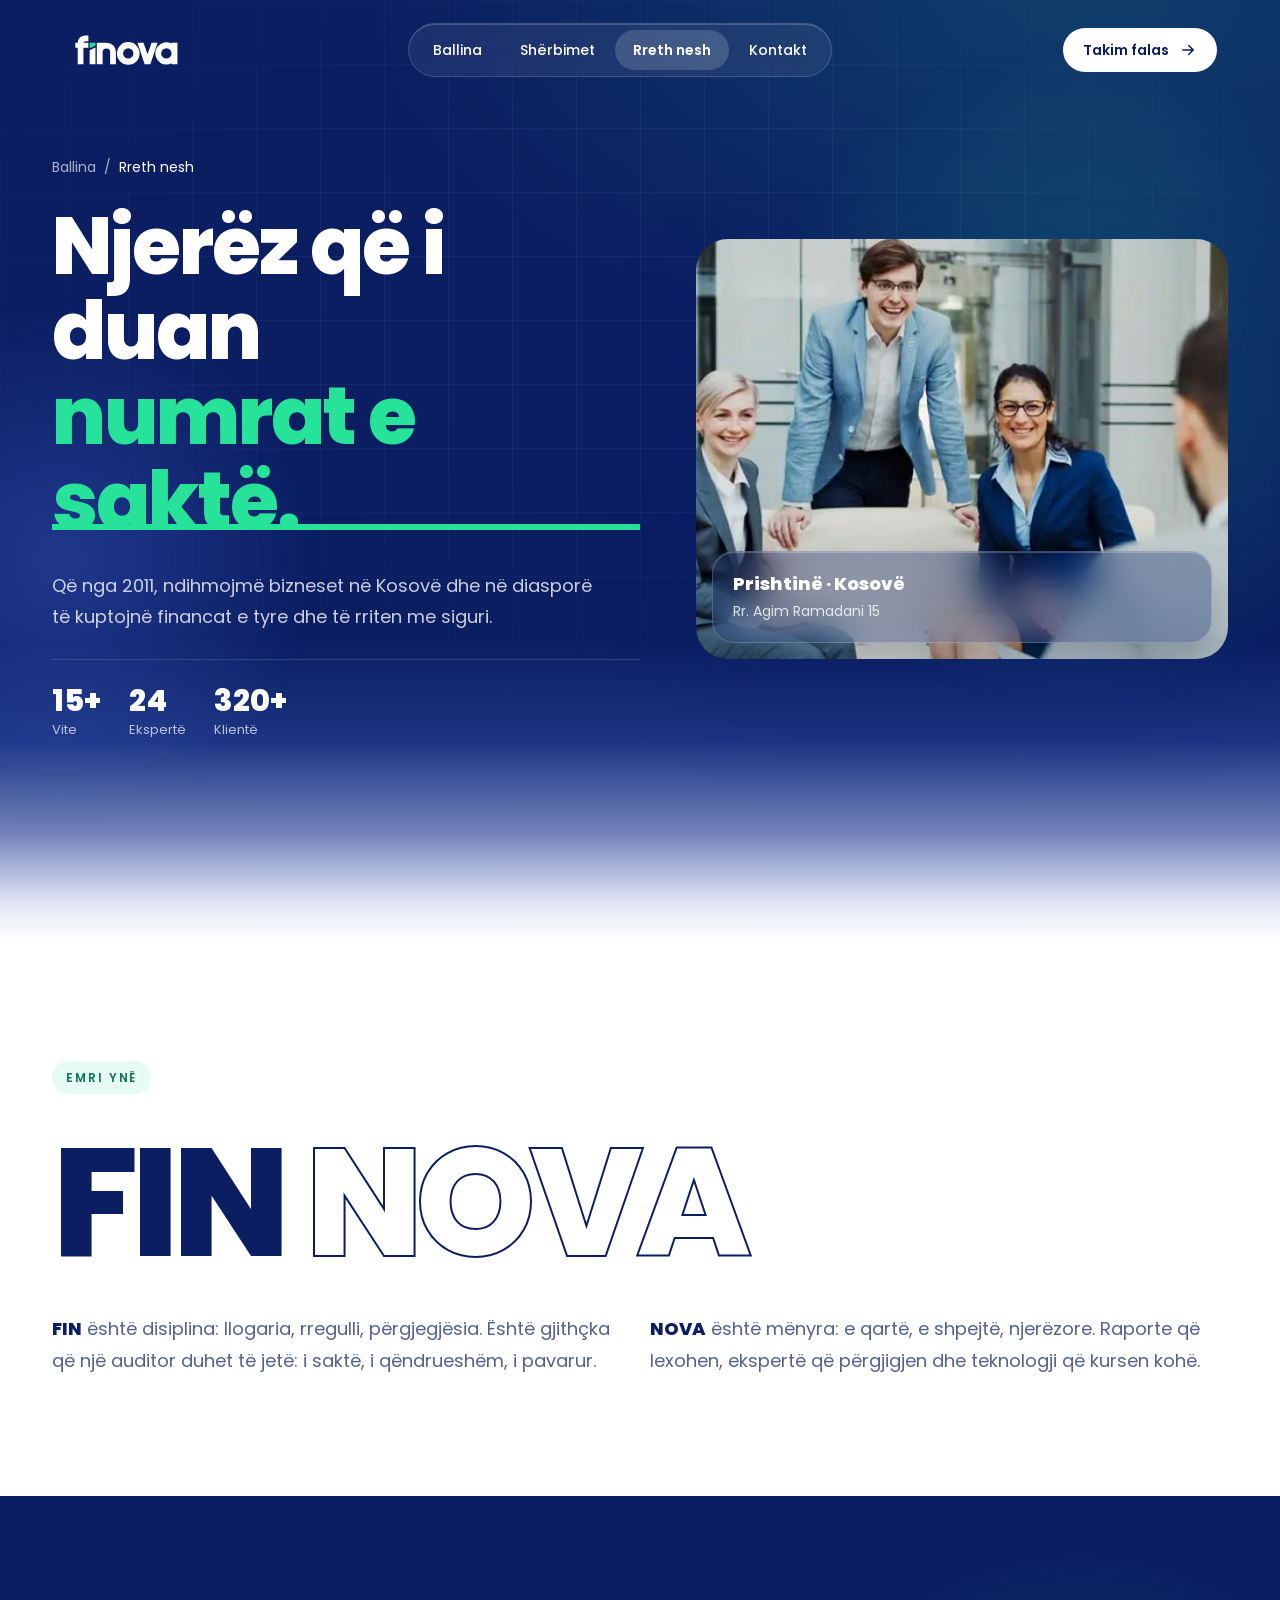
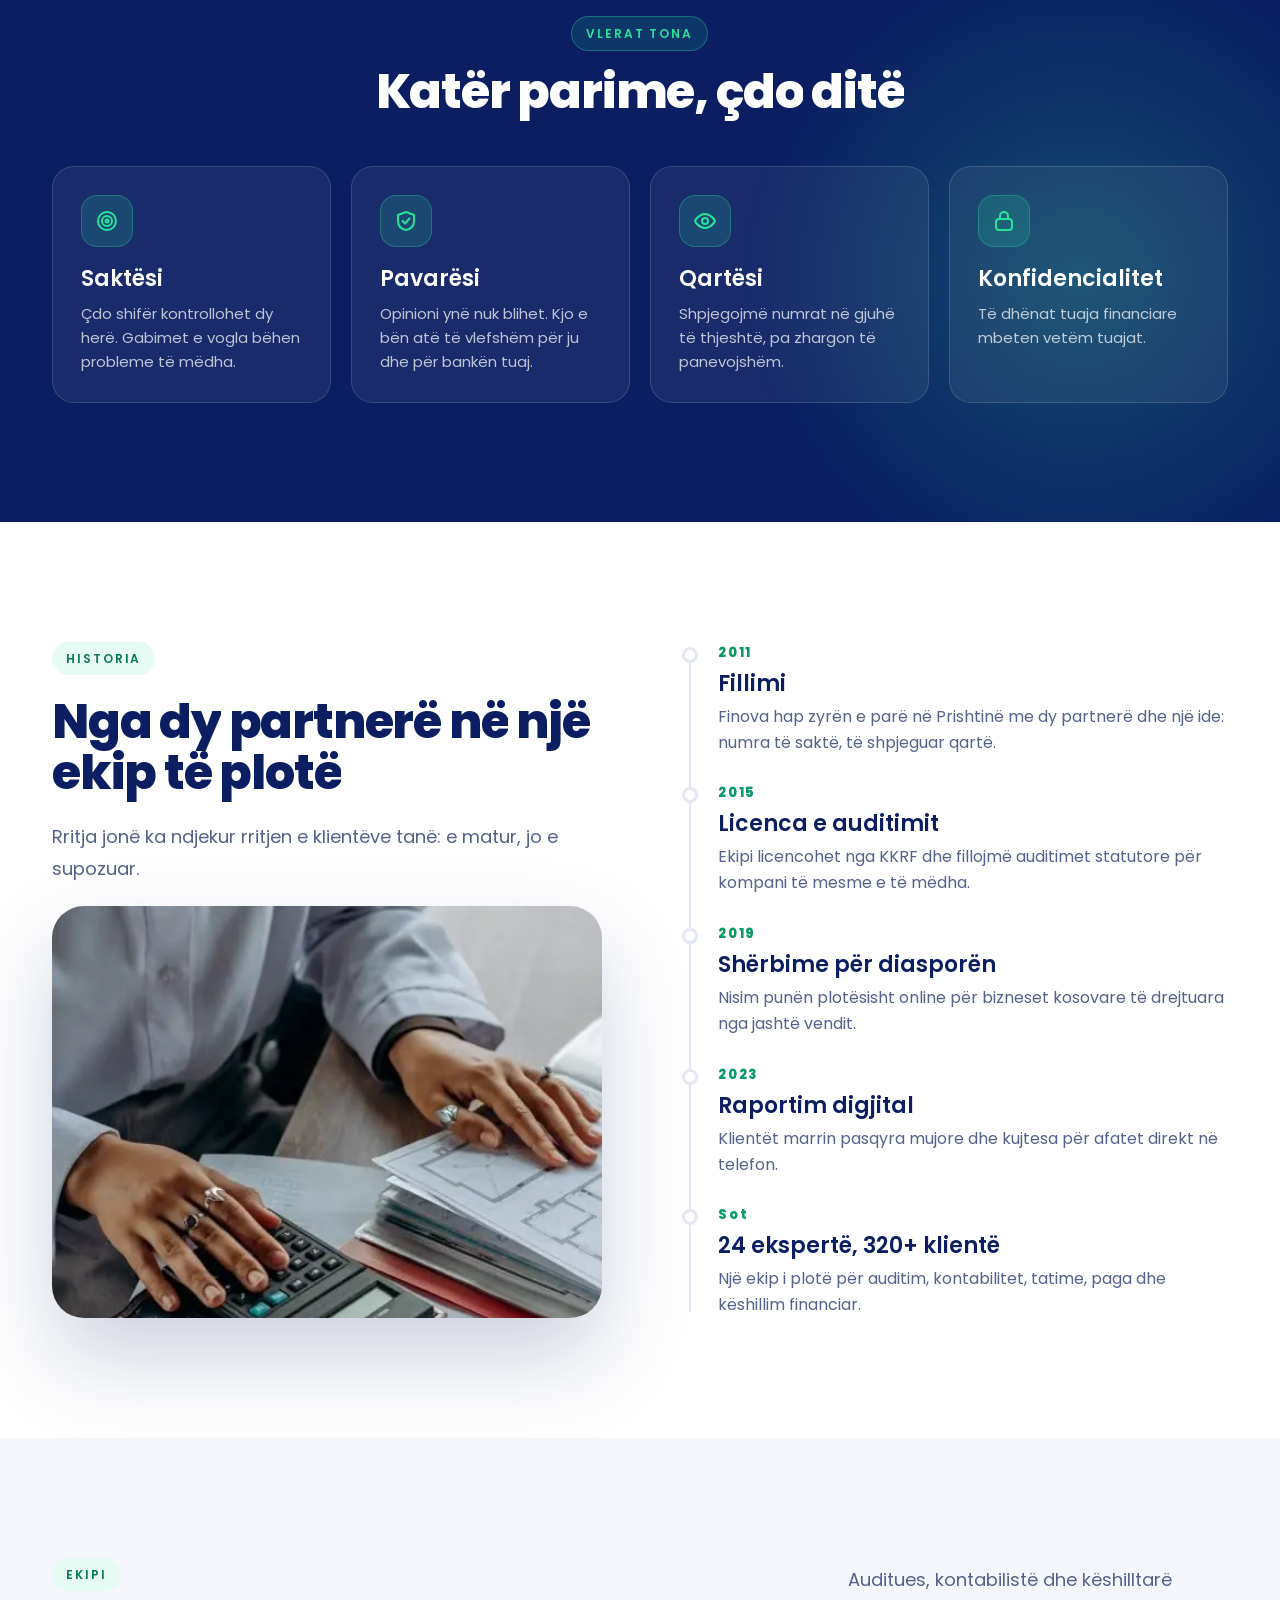
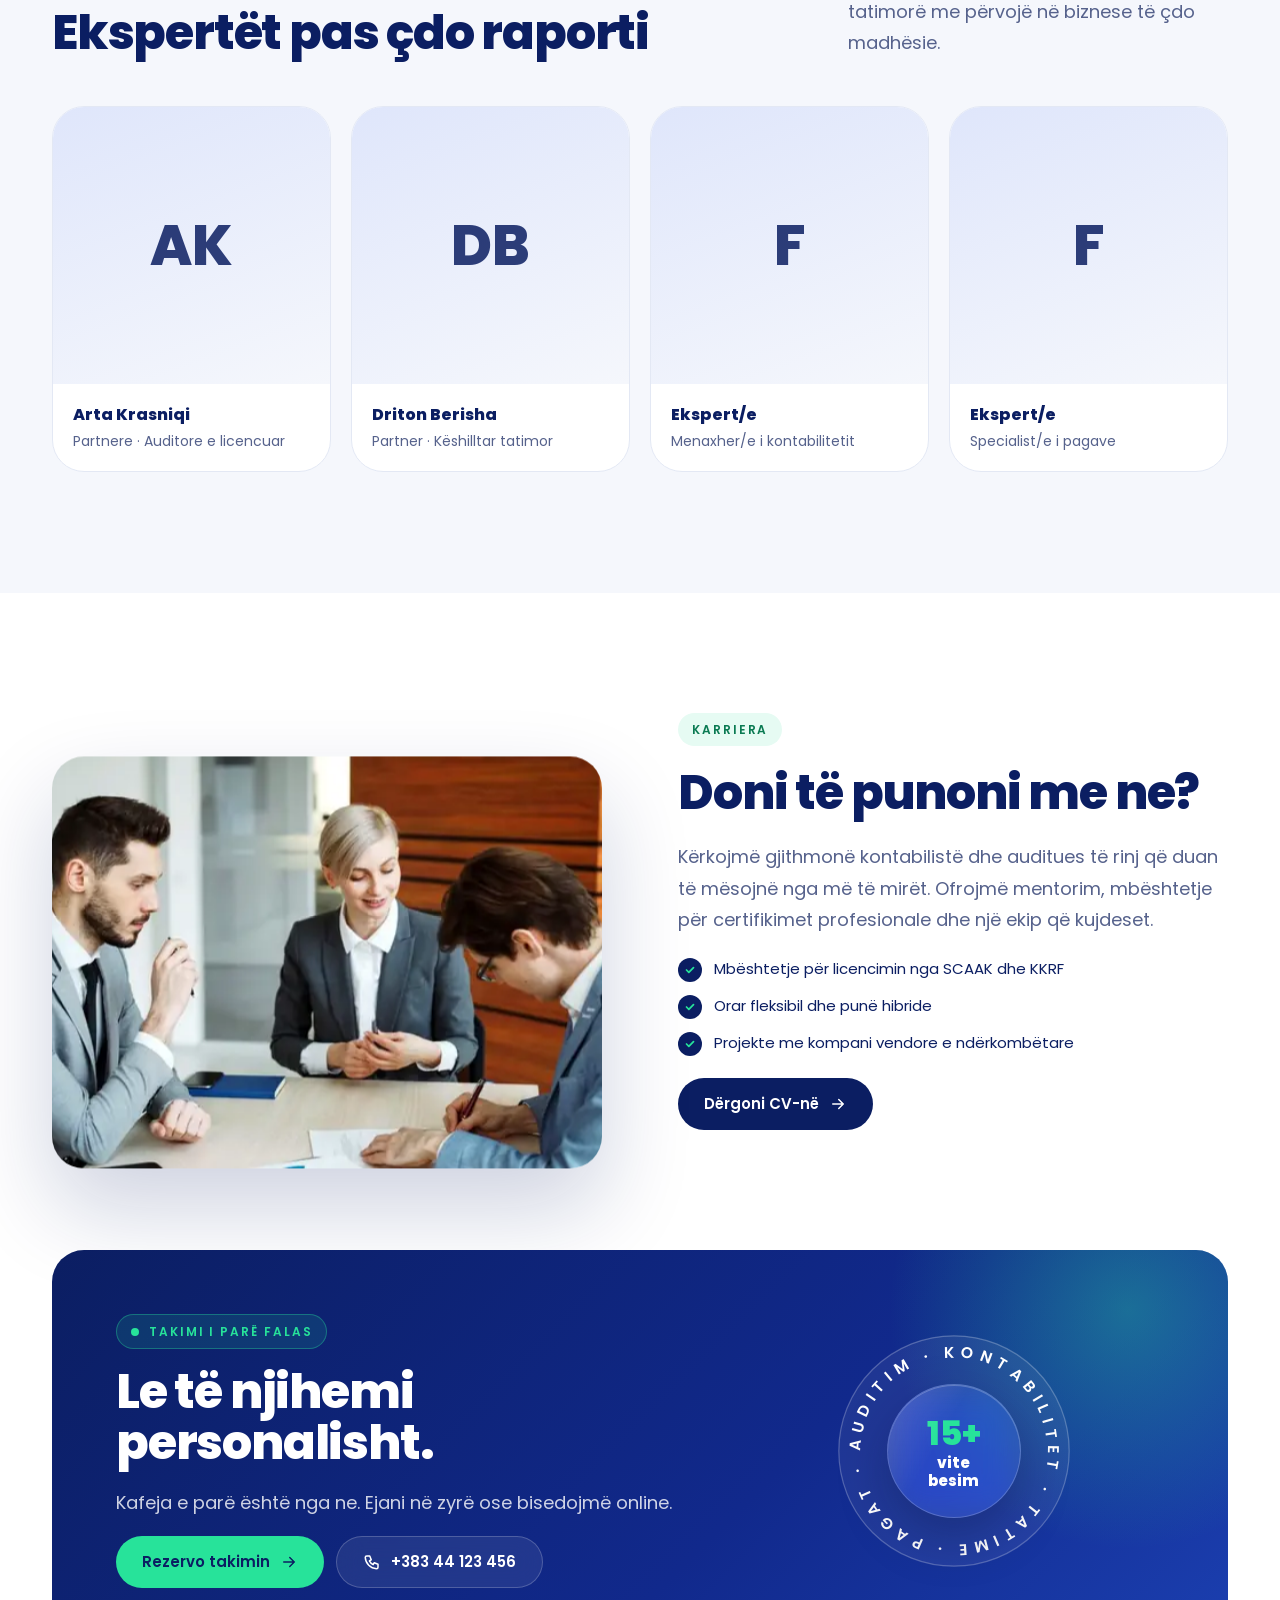
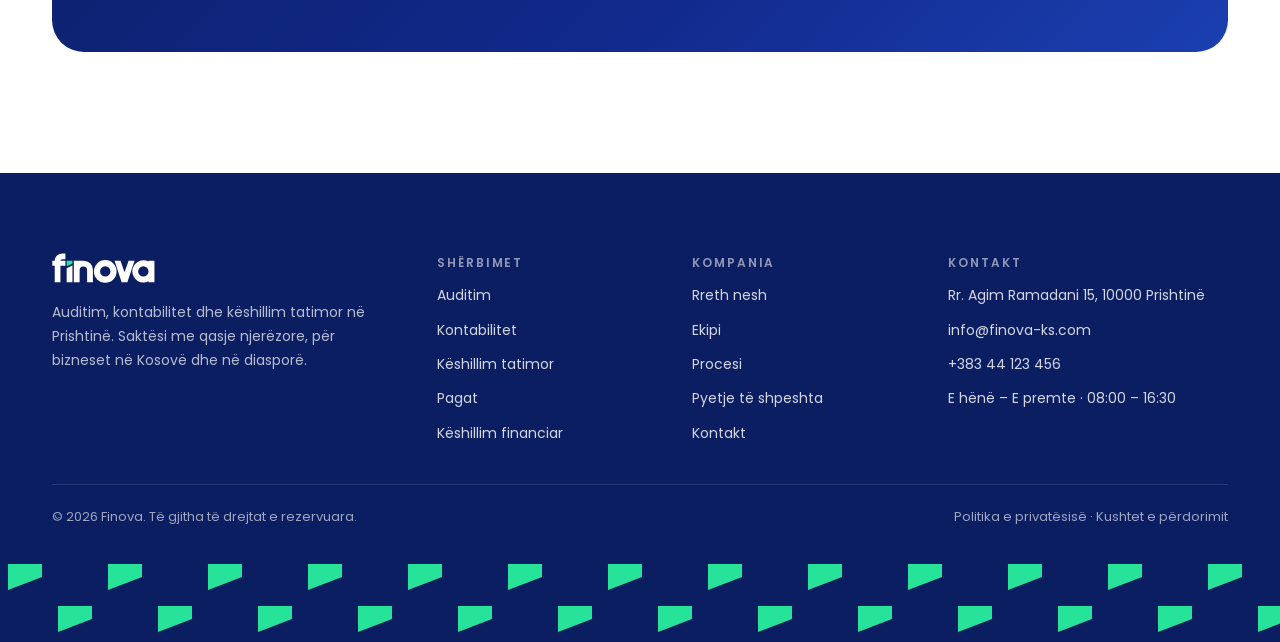
<file: rreth-nesh.html>
<!doctype html>
<html lang="sq" class="no-js">
<head>
<meta charset="utf-8">
<meta name="viewport" content="width=device-width, initial-scale=1, viewport-fit=cover">
<title>Rreth nesh · Ekipi dhe historia e Finova | Auditim në Prishtinë</title>
<meta name="description" content="Njihuni me Finova: kompani auditimi dhe kontabiliteti në Prishtinë që nga 2011. Auditues të licencuar nga KKRF, 24 ekspertë dhe 320+ biznese klientë.">
<meta name="robots" content="index, follow, max-image-preview:large, max-snippet:-1">
<link rel="canonical" href="https://finova-ks.com/rreth-nesh.html">
<link rel="alternate" hreflang="sq" href="https://finova-ks.com/rreth-nesh.html">
<link rel="alternate" hreflang="x-default" href="https://finova-ks.com/rreth-nesh.html">
<meta name="theme-color" content="#0B1E62">
<meta name="format-detection" content="telephone=no">
<meta name="geo.region" content="XK"><meta name="geo.placename" content="Prishtinë">
<meta name="geo.position" content="42.66;21.16"><meta name="ICBM" content="42.66, 21.16">
<meta property="og:type" content="website">
<meta property="og:locale" content="sq_AL">
<meta property="og:site_name" content="Finova">
<meta property="og:title" content="Rreth nesh · Ekipi dhe historia e Finova | Auditim në Prishtinë">
<meta property="og:description" content="Njihuni me Finova: kompani auditimi dhe kontabiliteti në Prishtinë që nga 2011. Auditues të licencuar nga KKRF, 24 ekspertë dhe 320+ biznese klientë.">
<meta property="og:url" content="https://finova-ks.com/rreth-nesh.html">
<meta property="og:image" content="https://finova-ks.com/images/og-image.png">
<meta property="og:image:width" content="1200"><meta property="og:image:height" content="630">
<meta property="og:image:alt" content="Finova: auditim, kontabilitet dhe këshillim tatimor në Prishtinë">
<meta name="twitter:card" content="summary_large_image">
<meta name="twitter:title" content="Rreth nesh · Ekipi dhe historia e Finova | Auditim në Prishtinë">
<meta name="twitter:description" content="Njihuni me Finova: kompani auditimi dhe kontabiliteti në Prishtinë që nga 2011. Auditues të licencuar nga KKRF, 24 ekspertë dhe 320+ biznese klientë.">
<meta name="twitter:image" content="https://finova-ks.com/images/og-image.png">
<link rel="icon" href="images/favicon.svg" type="image/svg+xml">
<link rel="apple-touch-icon" href="images/apple-touch-icon.png">
<link rel="manifest" href="site.webmanifest">
<link rel="preload" href="assets/fonts/poppins-800.woff2" as="font" type="font/woff2" crossorigin>
<link rel="preload" href="assets/fonts/poppins-400.woff2" as="font" type="font/woff2" crossorigin>
<link rel="stylesheet" href="assets/css/style.css">
<script>document.documentElement.className='js'</script>
<script src="assets/js/main.js" defer></script>
<script type="application/ld+json">{"@context":"https://schema.org","@graph":[{"@type":["AccountingService","ProfessionalService"],"@id":"https://finova-ks.com/#business","name":"Finova","alternateName":"Finova Auditim & Kontabilitet","description":"Kompani auditimi, kontabiliteti dhe këshillimi tatimor në Prishtinë, Kosovë. Auditues të licencuar nga KKRF.","url":"https://finova-ks.com/","logo":"https://finova-ks.com/images/logo.png","image":"https://finova-ks.com/images/og-image.png","telephone":"+38344123456","email":"info@finova-ks.com","foundingDate":"2011","priceRange":"€€","currenciesAccepted":"EUR","address":{"@type":"PostalAddress","streetAddress":"Rr. Agim Ramadani 15","addressLocality":"Prishtinë","postalCode":"10000","addressCountry":"XK"},"geo":{"@type":"GeoCoordinates","latitude":42.66,"longitude":21.16},"areaServed":[{"@type":"Country","name":"Kosovë"},{"@type":"Place","name":"Diaspora shqiptare"}],"availableLanguage":["sq","en"],"knowsAbout":["Auditim statutor","Kontabilitet","Tatimi mbi vlerën e shtuar (TVSH)","Tatimi në fitim","Pagat dhe kontributet pensionale","SNRF / IFRS","Standardet Ndërkombëtare të Auditimit (SNA/ISA)","Due diligence","Vlerësim biznesi"],"openingHoursSpecification":[{"@type":"OpeningHoursSpecification","dayOfWeek":["Monday","Tuesday","Wednesday","Thursday","Friday"],"opens":"08:00","closes":"16:30"},{"@type":"OpeningHoursSpecification","dayOfWeek":"Saturday","opens":"09:00","closes":"13:00"}],"contactPoint":{"@type":"ContactPoint","telephone":"+38344123456","email":"info@finova-ks.com","contactType":"customer service","availableLanguage":["sq","en"]},"hasOfferCatalog":{"@type":"OfferCatalog","name":"Shërbimet e Finova","itemListElement":[{"@type":"Offer","itemOffered":{"@type":"Service","name":"Auditim","url":"https://finova-ks.com/sherbimet.html#auditim"}},{"@type":"Offer","itemOffered":{"@type":"Service","name":"Kontabilitet","url":"https://finova-ks.com/sherbimet.html#kontabilitet"}},{"@type":"Offer","itemOffered":{"@type":"Service","name":"Këshillim tatimor","url":"https://finova-ks.com/sherbimet.html#tatime"}},{"@type":"Offer","itemOffered":{"@type":"Service","name":"Pagat","url":"https://finova-ks.com/sherbimet.html#pagat"}},{"@type":"Offer","itemOffered":{"@type":"Service","name":"Këshillim financiar","url":"https://finova-ks.com/sherbimet.html#keshillim"}}]}},{"@type":"WebSite","@id":"https://finova-ks.com/#website","url":"https://finova-ks.com/","name":"Finova","inLanguage":"sq","publisher":{"@id":"https://finova-ks.com/#business"}},{"@type":"AboutPage","@id":"https://finova-ks.com/rreth-nesh.html#webpage","url":"https://finova-ks.com/rreth-nesh.html","name":"Rreth nesh · Ekipi dhe historia e Finova | Auditim në Prishtinë","description":"Njihuni me Finova: kompani auditimi dhe kontabiliteti në Prishtinë që nga 2011. Auditues të licencuar nga KKRF, 24 ekspertë dhe 320+ biznese klientë.","inLanguage":"sq","isPartOf":{"@id":"https://finova-ks.com/#website"},"about":{"@id":"https://finova-ks.com/#business"}},{"@type":"BreadcrumbList","itemListElement":[{"@type":"ListItem","position":1,"name":"Ballina","item":"https://finova-ks.com/"},{"@type":"ListItem","position":2,"name":"Rreth nesh","item":"https://finova-ks.com/rreth-nesh.html"}]}]}</script>
</head>
<body>
<a class="skip" href="#main">Kalo te përmbajtja</a>
<div class="progress" aria-hidden="true"></div>
<header class="site-header">
  <div class="bar"><div class="inner">
    <a class="logo" href="index.html" aria-label="Finova, ballina"><svg viewBox="398 370 1206 352" role="img" aria-label="Finova"><g fill="currentColor" fill-rule="evenodd"><path d="M430,712 L430,520 L402,520 L402,460 L430,460 A90,85 0 0 1 520,375 L555,375 L555,442 L520,442 A23,18 0 0 0 497,460 L555,460 L555,520 L497,520 L497,712 Z"/><path d="M570,548 L638,518 L638,712 L570,712 Z"/><path d="M654,712 L654,460 L770,460 A108,108 0 0 1 878,568 L878,712 L810,712 L810,572 A44,44 0 0 0 722,572 L722,712 Z"/><path d="M890,586 a133,133 0 1 0 266,0 a133,133 0 1 0 -266,0 Z M962,586 a61,61 0 1 0 122,0 a61,61 0 1 0 -122,0 Z"/><path d="M1132,460 L1202,460 L1249,595 L1297,460 L1367,460 L1282,712 L1215,712 Z"/><path d="M1531,460 L1600,460 L1600,712 L1531,712 L1531,701 A130,130 0 1 1 1531,471 Z M1409,586 a61,61 0 1 0 122,0 a61,61 0 1 0 -122,0 Z"/></g><path fill="#27E39A" d="M570,460 L638,460 L638,494 L570,524 Z"/></svg></a>
    <nav class="nav" aria-label="Kryesore"><a href="index.html">Ballina</a><a href="sherbimet.html">Shërbimet</a><a href="rreth-nesh.html" aria-current=page>Rreth nesh</a><a href="kontakt.html">Kontakt</a></nav>
    <div class="header-cta">
      <a class="btn btn--white btn--sm" href="kontakt.html">Takim falas <svg viewBox="0 0 24 24" fill="none" stroke="currentColor" stroke-width="2" stroke-linecap="round" stroke-linejoin="round" aria-hidden="true"><path d="M5 12h14M13 6l6 6-6 6"/></svg></a>
      <button class="menu-btn" type="button" aria-expanded="false" aria-controls="drawer" aria-label="Hap menunë"><span></span></button>
    </div>
  </div></div>
</header>
<div class="drawer" id="drawer" aria-hidden="true">
  <nav aria-label="Menuja mobile"><a href="index.html">Ballina<small>01</small></a><a href="sherbimet.html">Shërbimet<small>02</small></a><a href="rreth-nesh.html" aria-current=page>Rreth nesh<small>03</small></a><a href="kontakt.html">Kontakt<small>04</small></a><a href="privatesia.html">Privatësia<small>05</small></a></nav>
  <div class="drawer-foot">
    <a class="btn" href="kontakt.html">Rezervo takimin falas <svg viewBox="0 0 24 24" fill="none" stroke="currentColor" stroke-width="2" stroke-linecap="round" stroke-linejoin="round" aria-hidden="true"><path d="M5 12h14M13 6l6 6-6 6"/></svg></a>
    <a class="btn btn--glass" href="tel:+38344123456"><svg viewBox="0 0 24 24" fill="none" stroke="currentColor" stroke-width="2" stroke-linecap="round" stroke-linejoin="round" aria-hidden="true"><path d="M5 4h4l2 5-2.5 1.5a11 11 0 0 0 5 5L15 13l5 2v4a2 2 0 0 1-2 2A16 16 0 0 1 3 6a2 2 0 0 1 2-2"/></svg> +383 44 123 456</a>
  </div>
</div>

<main id="main">
<section class="hero hero--short">
  <div class="grid-bg" aria-hidden="true"></div><div class="blob blob--g" aria-hidden="true"></div><div class="blob blob--b" aria-hidden="true"></div>
  <div class="wrap">
    <div class="hero-copy">
      <nav class="crumbs intro" aria-label="Breadcrumb"><a href="index.html">Ballina</a><span aria-hidden="true">/</span><span aria-current="page">Rreth nesh</span></nav>
      <h1 class="intro" style="--d:.12s">Njerëz që i duan<br><span class="accent underline">numrat e saktë.</span></h1>
      <p class="lead intro" style="--d:.25s;max-width:540px">Që nga 2011, ndihmojmë bizneset në Kosovë dhe në diasporë të kuptojnë financat e tyre dhe të rriten me siguri.</p>
      <div class="hero-meta intro" style="--d:.4s">
        <div><b><span data-count="15">15</span>+</b><small>Vite</small></div>
        <div><b><span data-count="24">24</span></b><small>Ekspertë</small></div>
        <div><b><span data-count="320">320</span>+</b><small>Klientë</small></div>
      </div>
    </div>
    <div class="pill-photo intro-pop" style="--d:.3s;min-height:420px" data-tilt="5">
      <img src="images/team.webp" srcset="images/team-sm.webp 640w, images/team.webp 1260w" sizes="(max-width: 1080px) 100vw, 45vw" width="1260" height="709" alt="Ekipi i Finova" fetchpriority="high" decoding="async">
      <div class="glass"><b>Prishtinë · Kosovë</b><span style="font-size:14px;opacity:.8">Rr. Agim Ramadani 15</span></div>
    </div>
  </div>
</section>

<section class="section">
  <div class="wrap" style="display:grid;gap:40px">
    <span class="eyebrow" data-reveal="up">Emri ynë</span>
    <div class="word" data-progress data-fill aria-label="FIN NOVA"><span class="fin" data-reveal="left">FIN</span><span class="nova" data-reveal="right">NOVA</span></div>
    <div class="grid g-2" data-stagger=".12">
      <p class="lead" data-reveal="up"><b style="color:var(--navy)">FIN</b> është disiplina: llogaria, rregulli, përgjegjësia. Është gjithçka që një auditor duhet të jetë: i saktë, i qëndrueshëm, i pavarur.</p>
      <p class="lead" data-reveal="up"><b style="color:var(--navy)">NOVA</b> është mënyra: e qartë, e shpejtë, njerëzore. Raporte që lexohen, ekspertë që përgjigjen dhe teknologji që kursen kohë.</p>
    </div>
  </div>
</section>

<section class="section section--navy on-dark values">
  <div class="blob blob--g" aria-hidden="true"></div>
  <div class="wrap" style="position:relative;display:grid;gap:48px">
    <div class="head center"><span class="eyebrow eyebrow--dark" data-reveal="up">Vlerat tona</span>
      <h2 data-split>Katër parime, çdo ditë</h2></div>
    <div class="grid g-4" data-stagger=".1"><div class="card" data-reveal="up" data-tilt="6"><span class="icon icon--glass"><svg viewBox="0 0 24 24" fill="none" stroke="currentColor" stroke-width="2" stroke-linecap="round" stroke-linejoin="round" aria-hidden="true"><circle cx="12" cy="12" r="9"/><circle cx="12" cy="12" r="5"/><circle cx="12" cy="12" r="1.5"/></svg></span><h3>Saktësi</h3><p>Çdo shifër kontrollohet dy herë. Gabimet e vogla bëhen probleme të mëdha.</p></div><div class="card" data-reveal="up" data-tilt="6"><span class="icon icon--glass"><svg viewBox="0 0 24 24" fill="none" stroke="currentColor" stroke-width="2" stroke-linecap="round" stroke-linejoin="round" aria-hidden="true"><path d="M12 3l8 3v6c0 5-3.5 8-8 9-4.5-1-8-4-8-9V6z"/><path d="M8.5 12l2.5 2.5 4.5-5"/></svg></span><h3>Pavarësi</h3><p>Opinioni ynë nuk blihet. Kjo e bën atë të vlefshëm për ju dhe për bankën tuaj.</p></div><div class="card" data-reveal="up" data-tilt="6"><span class="icon icon--glass"><svg viewBox="0 0 24 24" fill="none" stroke="currentColor" stroke-width="2" stroke-linecap="round" stroke-linejoin="round" aria-hidden="true"><path d="M2 12s3.5-7 10-7 10 7 10 7-3.5 7-10 7S2 12 2 12z"/><circle cx="12" cy="12" r="3"/></svg></span><h3>Qartësi</h3><p>Shpjegojmë numrat në gjuhë të thjeshtë, pa zhargon të panevojshëm.</p></div><div class="card" data-reveal="up" data-tilt="6"><span class="icon icon--glass"><svg viewBox="0 0 24 24" fill="none" stroke="currentColor" stroke-width="2" stroke-linecap="round" stroke-linejoin="round" aria-hidden="true"><rect x="4" y="10" width="16" height="11" rx="3"/><path d="M8 10V7a4 4 0 0 1 8 0v3"/></svg></span><h3>Konfidencialitet</h3><p>Të dhënat tuaja financiare mbeten vetëm tuajat.</p></div></div>
  </div>
</section>

<section class="section">
  <div class="wrap split">
    <div class="stack">
      <span class="eyebrow" data-reveal="up">Historia</span>
      <h2 data-split>Nga dy partnerë në një ekip të plotë</h2>
      <p class="lead" data-reveal="up">Rritja jonë ka ndjekur rritjen e klientëve tanë: e matur, jo e supozuar.</p>
      <div class="photo-stack" data-reveal="mask" style="padding-bottom:0"><div class="main" style="aspect-ratio:4/3"><img src="images/calc.webp" srcset="images/calc-sm.webp 400w, images/calc.webp 500w" sizes="(max-width: 820px) 100vw, 50vw" width="500" height="750" alt="Analizë e pasqyrave financiare" loading="lazy" decoding="async"></div></div>
    </div>
    <div class="timeline" data-progress><div class="tl" data-step data-reveal="left"><b>2011</b><h3>Fillimi</h3><p>Finova hap zyrën e parë në Prishtinë me dy partnerë dhe një ide: numra të saktë, të shpjeguar qartë.</p></div><div class="tl" data-step data-reveal="left"><b>2015</b><h3>Licenca e auditimit</h3><p>Ekipi licencohet nga KKRF dhe fillojmë auditimet statutore për kompani të mesme e të mëdha.</p></div><div class="tl" data-step data-reveal="left"><b>2019</b><h3>Shërbime për diasporën</h3><p>Nisim punën plotësisht online për bizneset kosovare të drejtuara nga jashtë vendit.</p></div><div class="tl" data-step data-reveal="left"><b>2023</b><h3>Raportim digjital</h3><p>Klientët marrin pasqyra mujore dhe kujtesa për afatet direkt në telefon.</p></div><div class="tl" data-step data-reveal="left"><b>Sot</b><h3>24 ekspertë, 320+ klientë</h3><p>Një ekip i plotë për auditim, kontabilitet, tatime, paga dhe këshillim financiar.</p></div></div>
  </div>
</section>

<section class="section section--soft" id="ekipi">
  <div class="wrap" style="display:grid;gap:48px">
    <div class="head head--split"><div><span class="eyebrow" data-reveal="up">Ekipi</span>
      <h2 data-split>Ekspertët pas çdo raporti</h2></div>
      <p class="lead" style="max-width:380px" data-reveal="up">Auditues, kontabilistë dhe këshilltarë tatimorë me përvojë në biznese të çdo madhësie.</p></div>
    <!-- Shtoni foto reale të ekipit: vendosni <img> brenda .ph -->
    <div class="team" data-stagger=".1"><div class="member" data-reveal="up"><div class="ph"><span class="init">AK</span></div>
        <div class="info"><b>Arta Krasniqi</b><span>Partnere · Auditore e licencuar</span></div></div><div class="member" data-reveal="up"><div class="ph"><span class="init">DB</span></div>
        <div class="info"><b>Driton Berisha</b><span>Partner · Këshilltar tatimor</span></div></div><div class="member" data-reveal="up"><div class="ph"><span class="init">F</span></div>
        <div class="info"><b>Ekspert/e</b><span>Menaxher/e i kontabilitetit</span></div></div><div class="member" data-reveal="up"><div class="ph"><span class="init">F</span></div>
        <div class="info"><b>Ekspert/e</b><span>Specialist/e i pagave</span></div></div></div>
  </div>
</section>

<section class="section">
  <div class="wrap split split--rev">
    <div class="stack">
      <span class="eyebrow" data-reveal="up">Karriera</span>
      <h2 data-split>Doni të punoni me ne?</h2>
      <p class="lead" data-reveal="up">Kërkojmë gjithmonë kontabilistë dhe auditues të rinj që duan të mësojnë nga më të mirët. Ofrojmë mentorim, mbështetje për certifikimet profesionale dhe një ekip që kujdeset.</p>
      <ul class="check" data-stagger=".1"><li data-reveal="left">Mbështetje për licencimin nga SCAAK dhe KKRF</li><li data-reveal="left">Orar fleksibil dhe punë hibride</li><li data-reveal="left">Projekte me kompani vendore e ndërkombëtare</li></ul>
      <div data-reveal="up"><a class="btn btn--navy" href="mailto:info@finova-ks.com?subject=Aplikim%20p%C3%ABr%20pun%C3%AB">Dërgoni CV-në <svg viewBox="0 0 24 24" fill="none" stroke="currentColor" stroke-width="2" stroke-linecap="round" stroke-linejoin="round" aria-hidden="true"><path d="M5 12h14M13 6l6 6-6 6"/></svg></a></div>
    </div>
    <div class="photo-stack" data-reveal="mask" style="padding-bottom:0"><div class="main" style="aspect-ratio:4/3" data-parallax=".05"><img src="images/meeting.webp" srcset="images/meeting-sm.webp 640w, images/meeting.webp 1260w" sizes="(max-width: 820px) 100vw, 50vw" width="1260" height="709" alt="Takim pune në zyrën e Finova" loading="lazy" decoding="async"></div></div>
  </div>
</section>
<section class="section" style="padding-top:0">
  <div class="wrap">
    <div class="cta" data-reveal="mask">
      <div class="stack">
        <span class="eyebrow eyebrow--dark"><i class="dot"></i> Takimi i parë falas</span>
        <h2 data-split>Le të njihemi personalisht.</h2>
        <p class="lead">Kafeja e parë është nga ne. Ejani në zyrë ose bisedojmë online.</p>
        <div class="cta-actions">
          <a class="btn" href="kontakt.html">Rezervo takimin <svg viewBox="0 0 24 24" fill="none" stroke="currentColor" stroke-width="2" stroke-linecap="round" stroke-linejoin="round" aria-hidden="true"><path d="M5 12h14M13 6l6 6-6 6"/></svg></a>
          <a class="btn btn--glass" href="tel:+38344123456"><svg viewBox="0 0 24 24" fill="none" stroke="currentColor" stroke-width="2" stroke-linecap="round" stroke-linejoin="round" aria-hidden="true"><path d="M5 4h4l2 5-2.5 1.5a11 11 0 0 0 5 5L15 13l5 2v4a2 2 0 0 1-2 2A16 16 0 0 1 3 6a2 2 0 0 1 2-2"/></svg> +383 44 123 456</a>
        </div>
      </div>
      <div class="seal" aria-hidden="true">
        <svg class="rot" viewBox="0 0 200 200"><defs><path id="sealPath" d="M100,100 m-78,0 a78,78 0 1,1 156,0 a78,78 0 1,1 -156,0"/></defs>
          <circle cx="100" cy="100" r="96" fill="rgba(255,255,255,.06)" stroke="rgba(255,255,255,.25)"/>
          <text fill="#fff" font-size="13" font-weight="600" letter-spacing="5"><textPath href="#sealPath">AUDITIM · KONTABILITET · TATIME · PAGAT ·</textPath></text></svg>
        <div class="mid glass sheen"><span><b>15+</b>vite<br>besim</span></div>
      </div>
    </div>
  </div>
</section>

</main>
<footer class="site-footer">
  <div class="wrap">
    <div class="top">
      <div class="col brand" data-reveal="up">
        <a class="logo" href="index.html" aria-label="Finova, ballina" style="margin-bottom:6px"><svg viewBox="398 370 1206 352" role="img" aria-label="Finova"><g fill="currentColor" fill-rule="evenodd"><path d="M430,712 L430,520 L402,520 L402,460 L430,460 A90,85 0 0 1 520,375 L555,375 L555,442 L520,442 A23,18 0 0 0 497,460 L555,460 L555,520 L497,520 L497,712 Z"/><path d="M570,548 L638,518 L638,712 L570,712 Z"/><path d="M654,712 L654,460 L770,460 A108,108 0 0 1 878,568 L878,712 L810,712 L810,572 A44,44 0 0 0 722,572 L722,712 Z"/><path d="M890,586 a133,133 0 1 0 266,0 a133,133 0 1 0 -266,0 Z M962,586 a61,61 0 1 0 122,0 a61,61 0 1 0 -122,0 Z"/><path d="M1132,460 L1202,460 L1249,595 L1297,460 L1367,460 L1282,712 L1215,712 Z"/><path d="M1531,460 L1600,460 L1600,712 L1531,712 L1531,701 A130,130 0 1 1 1531,471 Z M1409,586 a61,61 0 1 0 122,0 a61,61 0 1 0 -122,0 Z"/></g><path fill="#27E39A" d="M570,460 L638,460 L638,494 L570,524 Z"/></svg></a>
        <p>Auditim, kontabilitet dhe këshillim tatimor në Prishtinë. Saktësi me qasje njerëzore, për bizneset në Kosovë dhe në diasporë.</p>
        
      </div>
      <div class="col" data-reveal="up" style="--d:.08s"><span class="ttl">Shërbimet</span>
        <a href="sherbimet.html#auditim">Auditim</a><a href="sherbimet.html#kontabilitet">Kontabilitet</a>
        <a href="sherbimet.html#tatime">Këshillim tatimor</a><a href="sherbimet.html#pagat">Pagat</a><a href="sherbimet.html#keshillim">Këshillim financiar</a></div>
      <div class="col" data-reveal="up" style="--d:.16s"><span class="ttl">Kompania</span>
        <a href="rreth-nesh.html">Rreth nesh</a><a href="rreth-nesh.html#ekipi">Ekipi</a><a href="index.html#procesi">Procesi</a>
        <a href="sherbimet.html#pyetje">Pyetje të shpeshta</a><a href="kontakt.html">Kontakt</a></div>
      <div class="col" data-reveal="up" style="--d:.24s"><span class="ttl">Kontakt</span>
        <address style="font-style:normal;display:grid;gap:12px">
          <a href="https://www.google.com/maps/search/?api=1&query=Rr.+Agim+Ramadani+15%2C+Prishtin%C3%AB" target="_blank" rel="noopener">Rr. Agim Ramadani 15, 10000 Prishtinë</a>
          <a href="mailto:info@finova-ks.com">info@finova-ks.com</a>
          <a href="tel:+38344123456">+383 44 123 456</a>
        </address>
        <span>E hënë – E premte · 08:00 – 16:30</span></div>
    </div>
    <div class="bottom">
      <span>© <span data-year>2026</span> Finova. Të gjitha të drejtat e rezervuara.</span>
      <span><a href="privatesia.html">Politika e privatësisë</a> · <a href="privatesia.html#kushtet">Kushtet e përdorimit</a></span>
    </div>
  </div>
  <div class="chips" aria-hidden="true"></div>
</footer>
<div class="mbar" aria-label="Veprime të shpejta">
  <a href="tel:+38344123456"><svg viewBox="0 0 24 24" fill="none" stroke="currentColor" stroke-width="2" stroke-linecap="round" stroke-linejoin="round" aria-hidden="true"><path d="M5 4h4l2 5-2.5 1.5a11 11 0 0 0 5 5L15 13l5 2v4a2 2 0 0 1-2 2A16 16 0 0 1 3 6a2 2 0 0 1 2-2"/></svg> Telefono</a>
  <a href="kontakt.html">Takim falas <svg viewBox="0 0 24 24" fill="none" stroke="currentColor" stroke-width="2" stroke-linecap="round" stroke-linejoin="round" aria-hidden="true"><path d="M5 12h14M13 6l6 6-6 6"/></svg></a>
</div>
<button class="to-top" type="button" aria-label="Kthehu në krye"><svg viewBox="0 0 24 24" fill="none" stroke="currentColor" stroke-width="2" stroke-linecap="round" stroke-linejoin="round" aria-hidden="true"><path d="M12 19V5M6 11l6-6 6 6"/></svg></button>
</body>
</html>
</file>
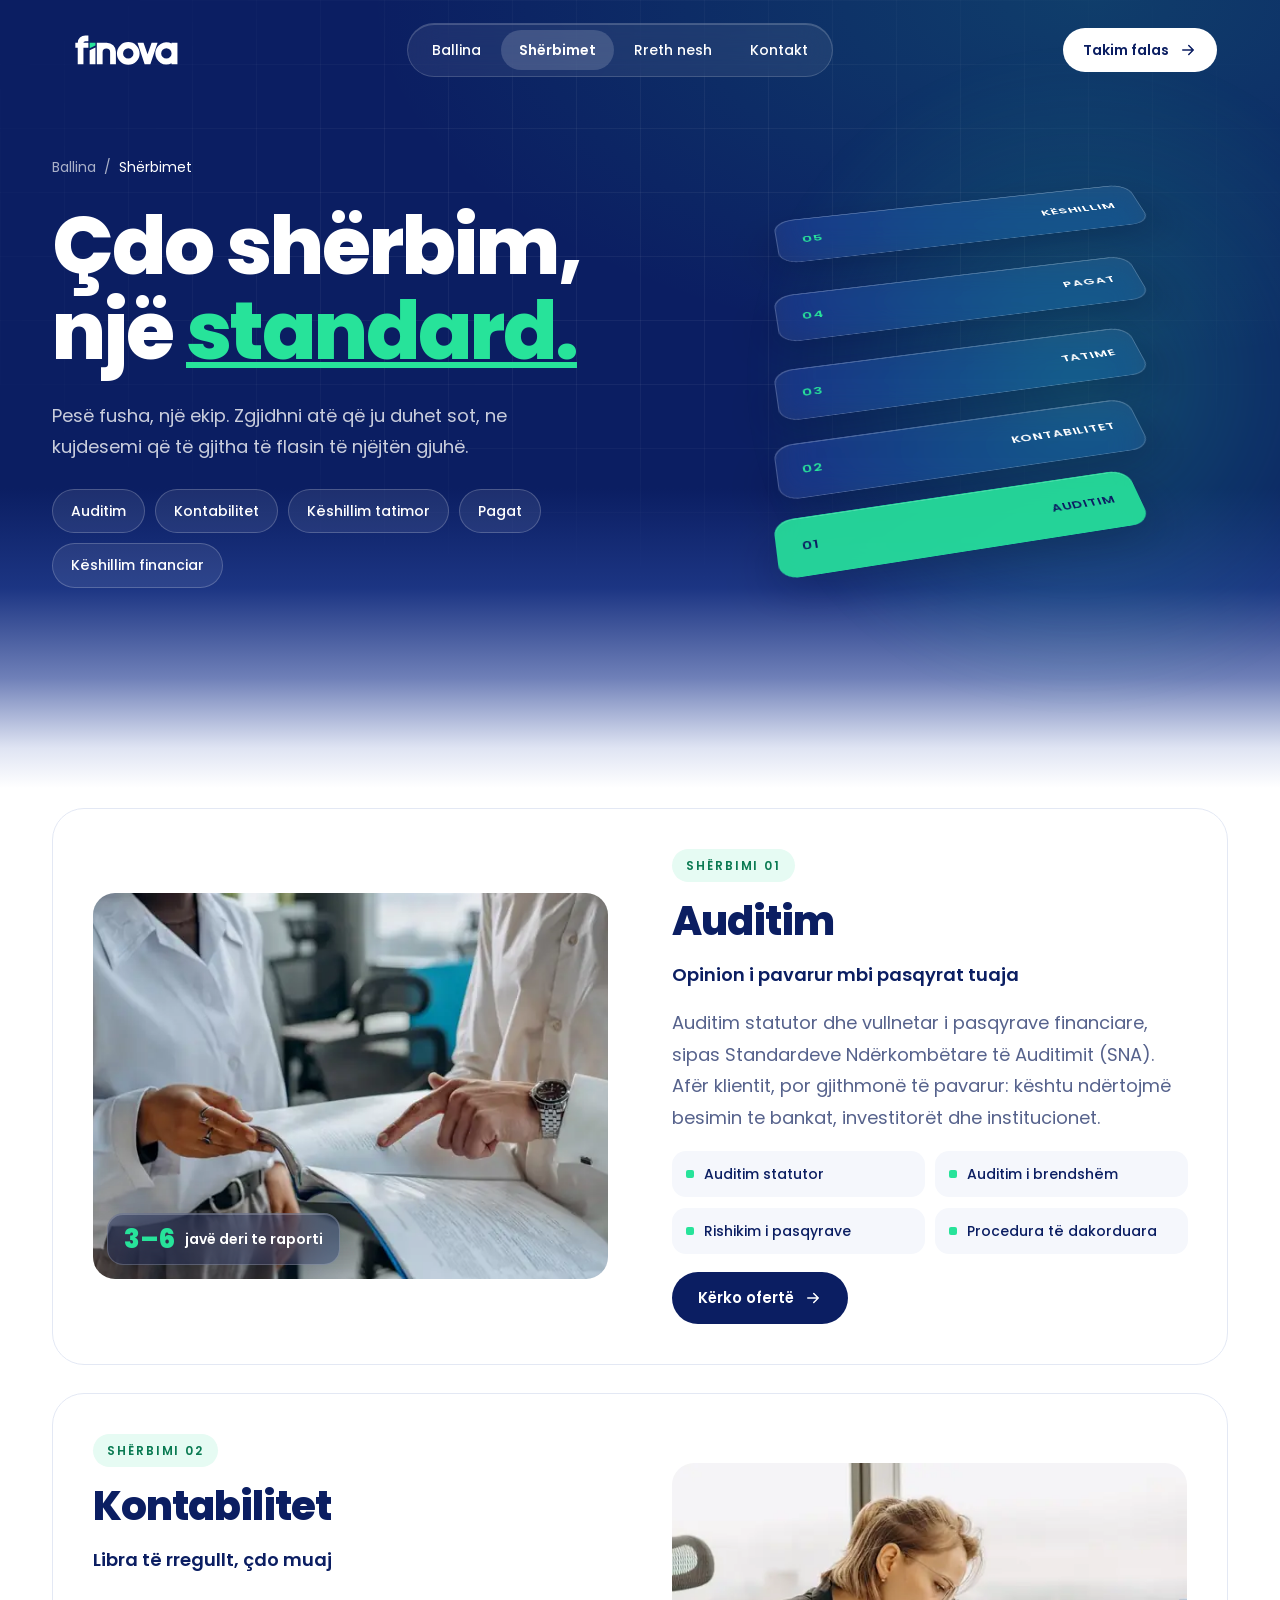
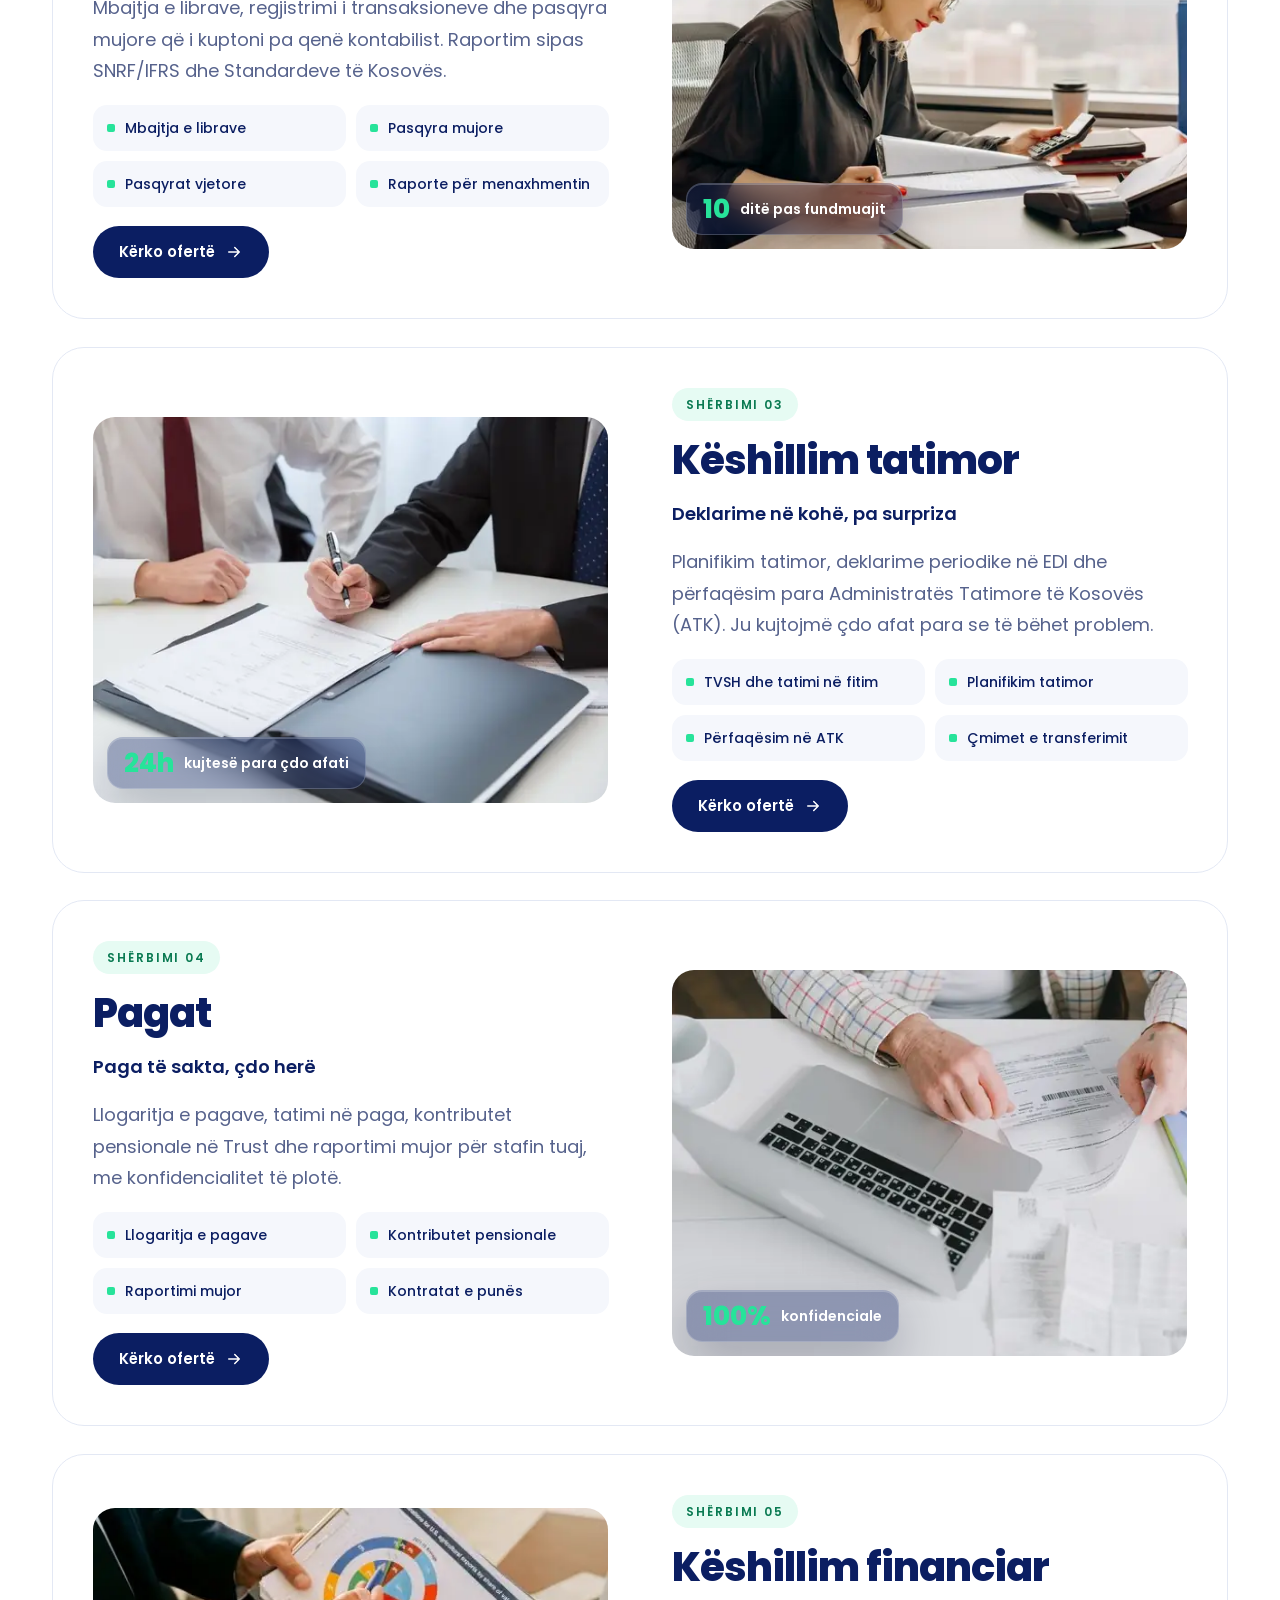
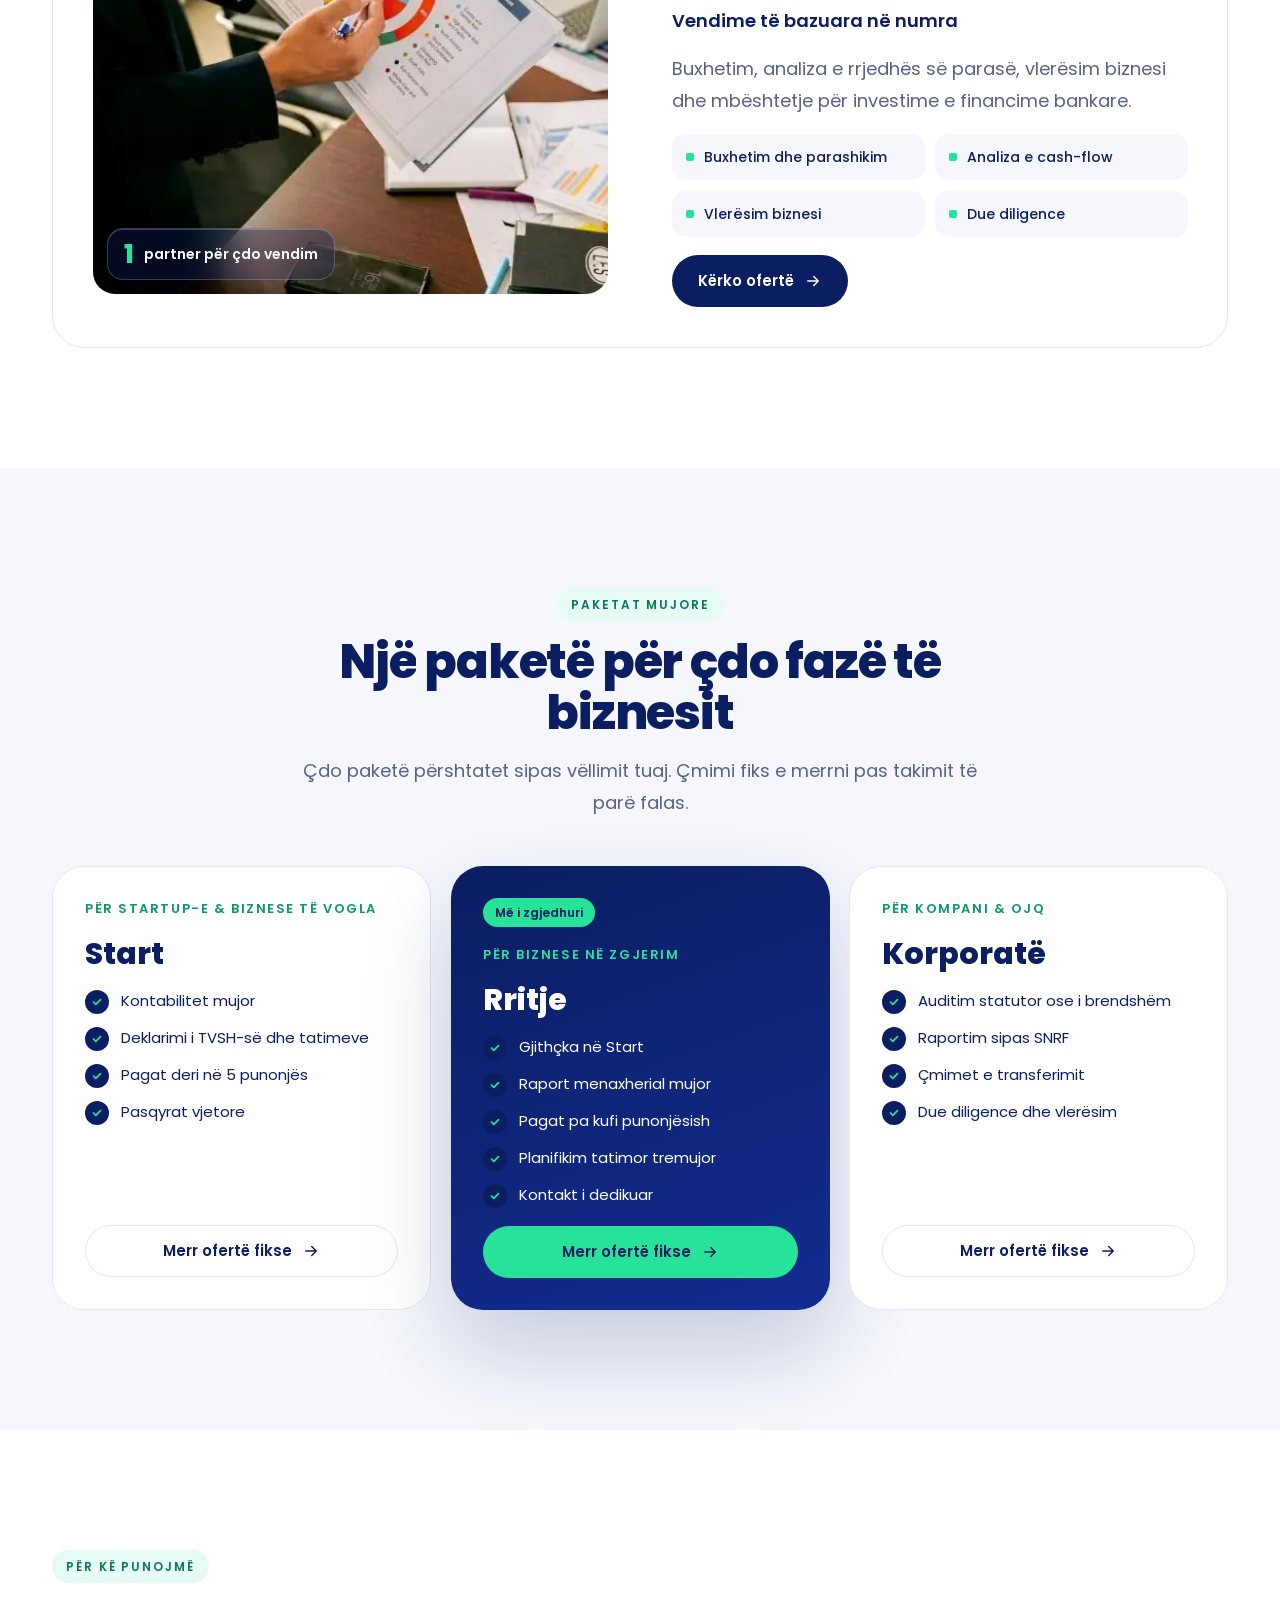
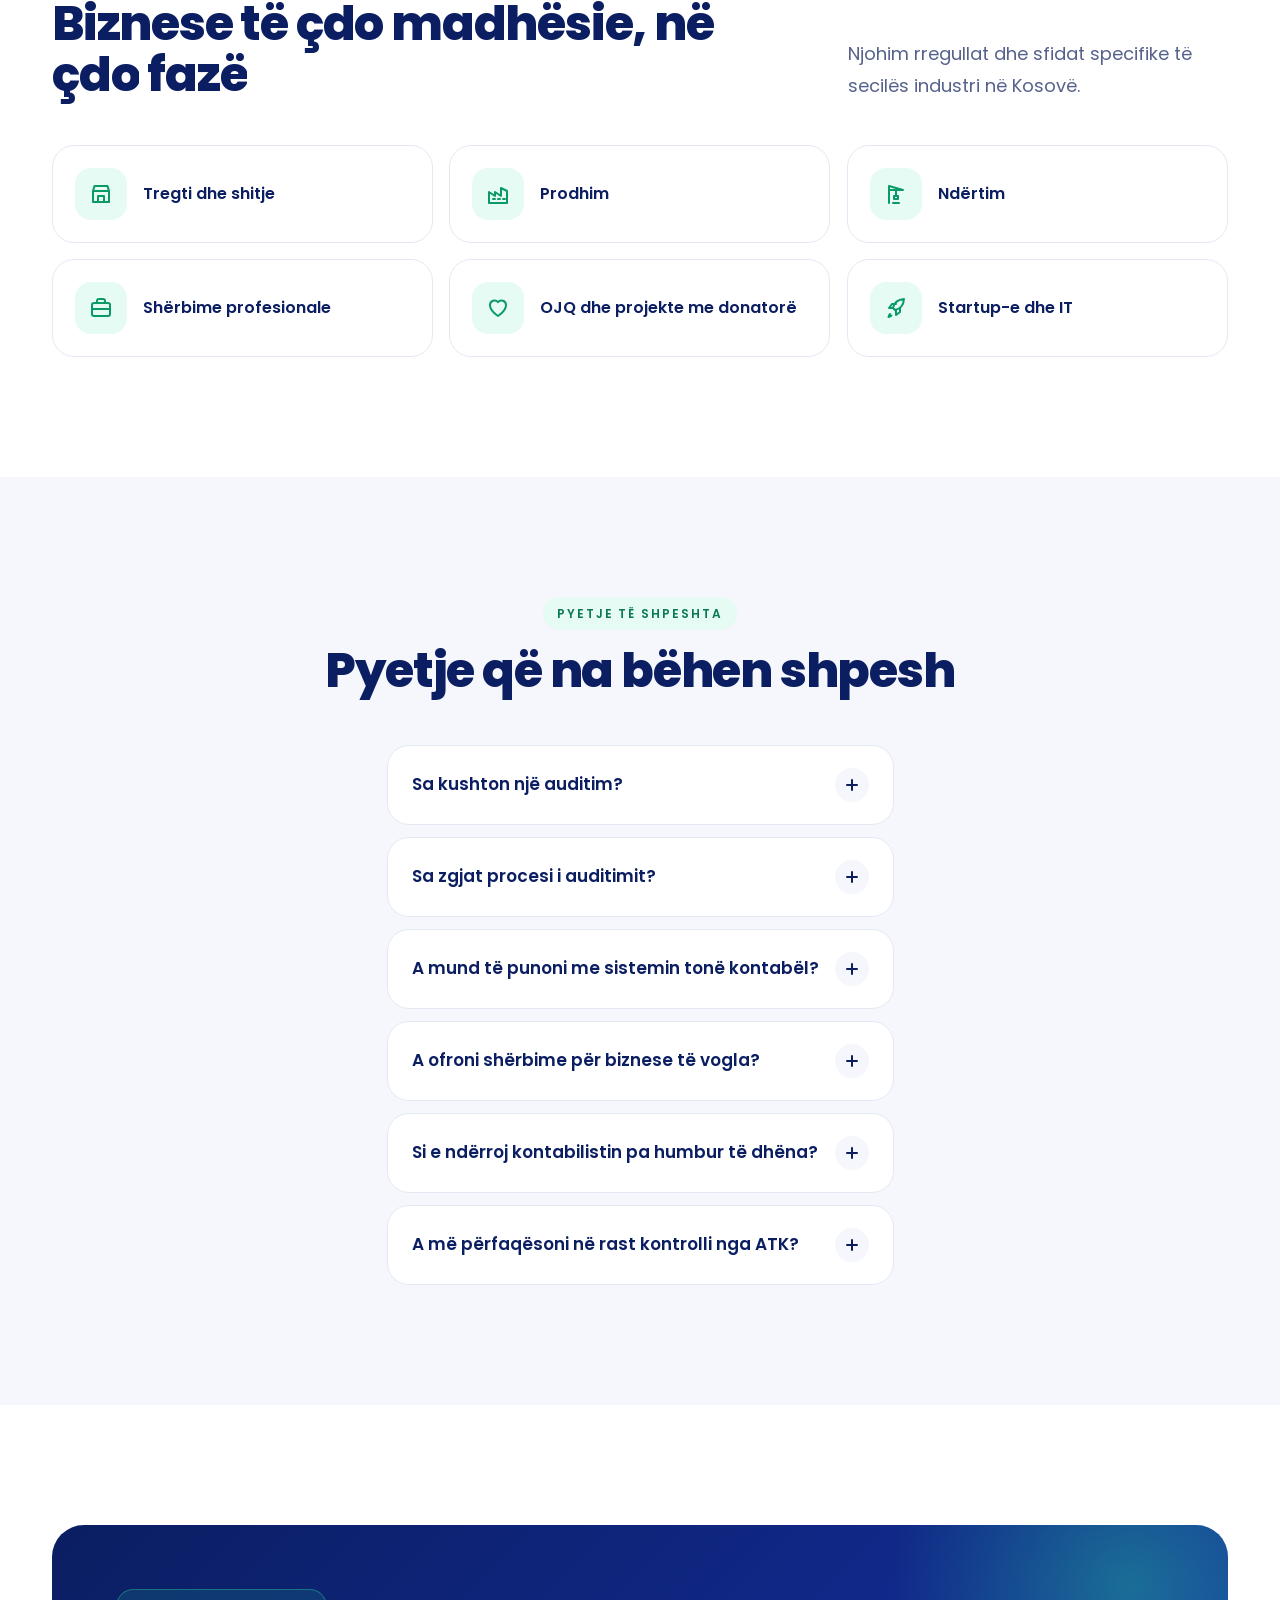
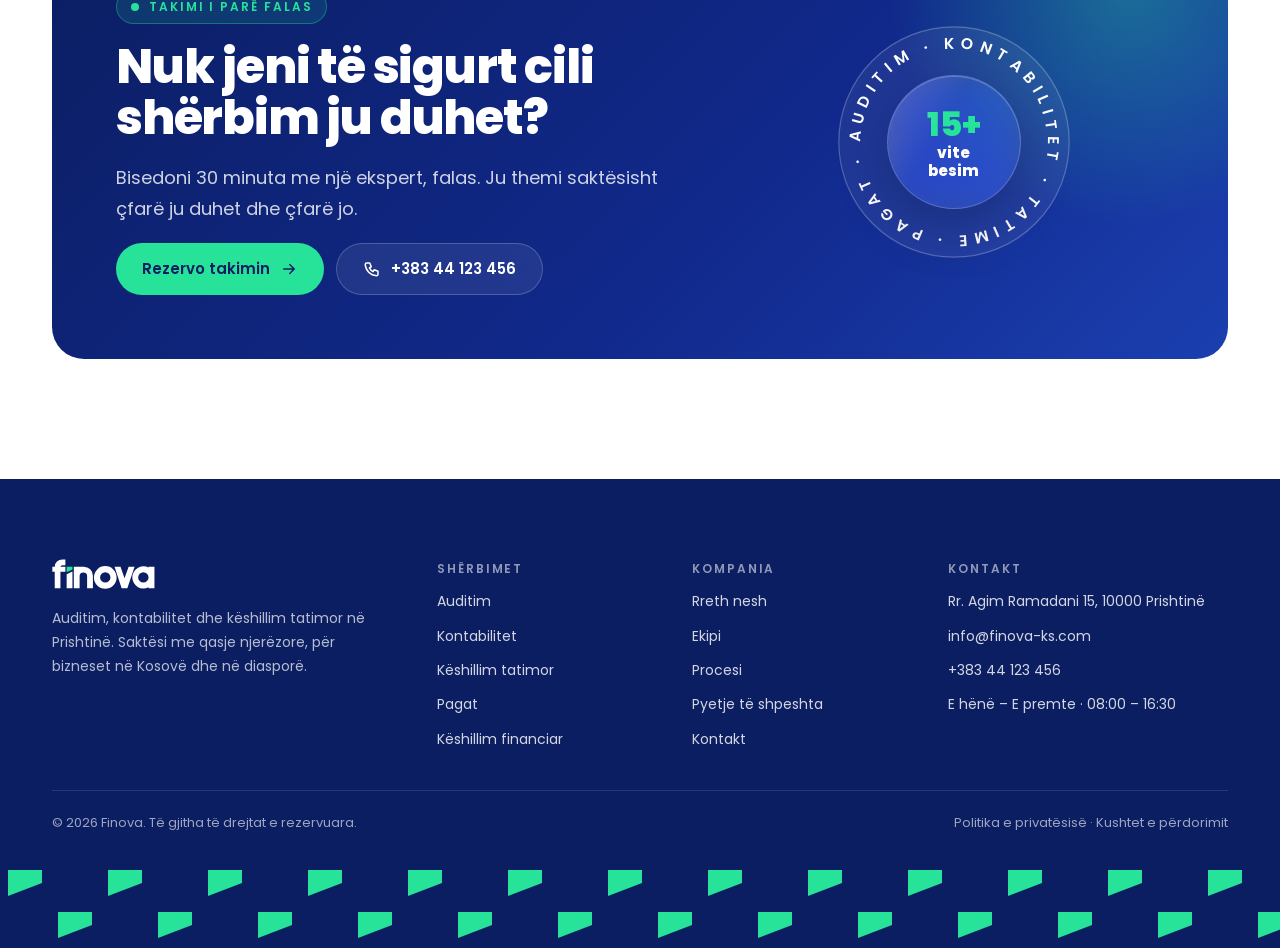
<file: sherbimet.html>
<!doctype html>
<html lang="sq" class="no-js">
<head>
<meta charset="utf-8">
<meta name="viewport" content="width=device-width, initial-scale=1, viewport-fit=cover">
<title>Shërbimet · Auditim, Kontabilitet, Tatime &amp; Pagat | Finova</title>
<meta name="description" content="Auditim statutor, kontabilitet mujor, këshillim tatimor dhe përfaqësim në ATK, pagat dhe këshillim financiar për biznese në Kosovë. Ofertë fikse brenda 48 orëve.">
<meta name="robots" content="index, follow, max-image-preview:large, max-snippet:-1">
<link rel="canonical" href="https://finova-ks.com/sherbimet.html">
<link rel="alternate" hreflang="sq" href="https://finova-ks.com/sherbimet.html">
<link rel="alternate" hreflang="x-default" href="https://finova-ks.com/sherbimet.html">
<meta name="theme-color" content="#0B1E62">
<meta name="format-detection" content="telephone=no">
<meta name="geo.region" content="XK"><meta name="geo.placename" content="Prishtinë">
<meta name="geo.position" content="42.66;21.16"><meta name="ICBM" content="42.66, 21.16">
<meta property="og:type" content="website">
<meta property="og:locale" content="sq_AL">
<meta property="og:site_name" content="Finova">
<meta property="og:title" content="Shërbimet · Auditim, Kontabilitet, Tatime &amp; Pagat | Finova">
<meta property="og:description" content="Auditim statutor, kontabilitet mujor, këshillim tatimor dhe përfaqësim në ATK, pagat dhe këshillim financiar për biznese në Kosovë. Ofertë fikse brenda 48 orëve.">
<meta property="og:url" content="https://finova-ks.com/sherbimet.html">
<meta property="og:image" content="https://finova-ks.com/images/og-image.png">
<meta property="og:image:width" content="1200"><meta property="og:image:height" content="630">
<meta property="og:image:alt" content="Finova: auditim, kontabilitet dhe këshillim tatimor në Prishtinë">
<meta name="twitter:card" content="summary_large_image">
<meta name="twitter:title" content="Shërbimet · Auditim, Kontabilitet, Tatime &amp; Pagat | Finova">
<meta name="twitter:description" content="Auditim statutor, kontabilitet mujor, këshillim tatimor dhe përfaqësim në ATK, pagat dhe këshillim financiar për biznese në Kosovë. Ofertë fikse brenda 48 orëve.">
<meta name="twitter:image" content="https://finova-ks.com/images/og-image.png">
<link rel="icon" href="images/favicon.svg" type="image/svg+xml">
<link rel="apple-touch-icon" href="images/apple-touch-icon.png">
<link rel="manifest" href="site.webmanifest">
<link rel="preload" href="assets/fonts/poppins-800.woff2" as="font" type="font/woff2" crossorigin>
<link rel="preload" href="assets/fonts/poppins-400.woff2" as="font" type="font/woff2" crossorigin>
<link rel="stylesheet" href="assets/css/style.css">
<script>document.documentElement.className='js'</script>
<script src="assets/js/main.js" defer></script>
<script type="application/ld+json">{"@context":"https://schema.org","@graph":[{"@type":["AccountingService","ProfessionalService"],"@id":"https://finova-ks.com/#business","name":"Finova","alternateName":"Finova Auditim & Kontabilitet","description":"Kompani auditimi, kontabiliteti dhe këshillimi tatimor në Prishtinë, Kosovë. Auditues të licencuar nga KKRF.","url":"https://finova-ks.com/","logo":"https://finova-ks.com/images/logo.png","image":"https://finova-ks.com/images/og-image.png","telephone":"+38344123456","email":"info@finova-ks.com","foundingDate":"2011","priceRange":"€€","currenciesAccepted":"EUR","address":{"@type":"PostalAddress","streetAddress":"Rr. Agim Ramadani 15","addressLocality":"Prishtinë","postalCode":"10000","addressCountry":"XK"},"geo":{"@type":"GeoCoordinates","latitude":42.66,"longitude":21.16},"areaServed":[{"@type":"Country","name":"Kosovë"},{"@type":"Place","name":"Diaspora shqiptare"}],"availableLanguage":["sq","en"],"knowsAbout":["Auditim statutor","Kontabilitet","Tatimi mbi vlerën e shtuar (TVSH)","Tatimi në fitim","Pagat dhe kontributet pensionale","SNRF / IFRS","Standardet Ndërkombëtare të Auditimit (SNA/ISA)","Due diligence","Vlerësim biznesi"],"openingHoursSpecification":[{"@type":"OpeningHoursSpecification","dayOfWeek":["Monday","Tuesday","Wednesday","Thursday","Friday"],"opens":"08:00","closes":"16:30"},{"@type":"OpeningHoursSpecification","dayOfWeek":"Saturday","opens":"09:00","closes":"13:00"}],"contactPoint":{"@type":"ContactPoint","telephone":"+38344123456","email":"info@finova-ks.com","contactType":"customer service","availableLanguage":["sq","en"]},"hasOfferCatalog":{"@type":"OfferCatalog","name":"Shërbimet e Finova","itemListElement":[{"@type":"Offer","itemOffered":{"@type":"Service","name":"Auditim","url":"https://finova-ks.com/sherbimet.html#auditim"}},{"@type":"Offer","itemOffered":{"@type":"Service","name":"Kontabilitet","url":"https://finova-ks.com/sherbimet.html#kontabilitet"}},{"@type":"Offer","itemOffered":{"@type":"Service","name":"Këshillim tatimor","url":"https://finova-ks.com/sherbimet.html#tatime"}},{"@type":"Offer","itemOffered":{"@type":"Service","name":"Pagat","url":"https://finova-ks.com/sherbimet.html#pagat"}},{"@type":"Offer","itemOffered":{"@type":"Service","name":"Këshillim financiar","url":"https://finova-ks.com/sherbimet.html#keshillim"}}]}},{"@type":"WebSite","@id":"https://finova-ks.com/#website","url":"https://finova-ks.com/","name":"Finova","inLanguage":"sq","publisher":{"@id":"https://finova-ks.com/#business"}},{"@type":"CollectionPage","@id":"https://finova-ks.com/sherbimet.html#webpage","url":"https://finova-ks.com/sherbimet.html","name":"Shërbimet · Auditim, Kontabilitet, Tatime & Pagat | Finova","description":"Auditim statutor, kontabilitet mujor, këshillim tatimor dhe përfaqësim në ATK, pagat dhe këshillim financiar për biznese në Kosovë. Ofertë fikse brenda 48 orëve.","inLanguage":"sq","isPartOf":{"@id":"https://finova-ks.com/#website"},"about":{"@id":"https://finova-ks.com/#business"}},{"@type":"FAQPage","mainEntity":[{"@type":"Question","name":"Sa kushton një auditim?","acceptedAnswer":{"@type":"Answer","text":"Çmimi varet nga madhësia e biznesit, numri i transaksioneve dhe kompleksiteti i pasqyrave. Pas takimit të parë falas, ju dërgojmë një ofertë fikse brenda 48 orëve."}},{"@type":"Question","name":"Sa zgjat procesi i auditimit?","acceptedAnswer":{"@type":"Answer","text":"Për shumicën e bizneseve, nga takimi i parë deri te raporti përfundimtar kalojnë 3 deri në 6 javë."}},{"@type":"Question","name":"A mund të punoni me sistemin tonë kontabël?","acceptedAnswer":{"@type":"Answer","text":"Po. Punojmë me shumicën e programeve kontabël që përdoren në Kosovë, si dhe me Excel. Nëse keni sistem tjetër, ne përshtatemi."}},{"@type":"Question","name":"A ofroni shërbime për biznese të vogla?","acceptedAnswer":{"@type":"Answer","text":"Sigurisht. Kemi paketa mujore për biznese të vogla dhe startup-e, që përfshijnë kontabilitetin, pagat dhe deklarimet tatimore."}},{"@type":"Question","name":"Si e ndërroj kontabilistin pa humbur të dhëna?","acceptedAnswer":{"@type":"Answer","text":"Ne kujdesemi për gjithçka: marrim librat dhe dokumentet nga kontabilisti i mëparshëm, kontrollojmë saldot hapëse dhe sigurohemi që asnjë deklaratë të mos mbetet pa u dorëzuar gjatë kalimit."}},{"@type":"Question","name":"A më përfaqësoni në rast kontrolli nga ATK?","acceptedAnswer":{"@type":"Answer","text":"Po. Përgatisim dokumentacionin, ju shoqërojmë gjatë kontrollit dhe, nëse duhet, hartojmë ankesat dhe përgjigjet zyrtare ndaj Administratës Tatimore të Kosovës."}}]},{"@type":"BreadcrumbList","itemListElement":[{"@type":"ListItem","position":1,"name":"Ballina","item":"https://finova-ks.com/"},{"@type":"ListItem","position":2,"name":"Shërbimet","item":"https://finova-ks.com/sherbimet.html"}]},{"@type":"Service","@id":"https://finova-ks.com/sherbimet.html#auditim","name":"Auditim","serviceType":"Auditim","description":"Auditim statutor dhe vullnetar i pasqyrave financiare, sipas Standardeve Ndërkombëtare të Auditimit (SNA). Afër klientit, por gjithmonë të pavarur: kështu ndërtojmë besimin te bankat, investitorët dhe institucionet.","provider":{"@id":"https://finova-ks.com/#business"},"areaServed":{"@type":"Country","name":"Kosovë"}},{"@type":"Service","@id":"https://finova-ks.com/sherbimet.html#kontabilitet","name":"Kontabilitet","serviceType":"Kontabilitet","description":"Mbajtja e librave, regjistrimi i transaksioneve dhe pasqyra mujore që i kuptoni pa qenë kontabilist. Raportim sipas SNRF/IFRS dhe Standardeve të Kosovës.","provider":{"@id":"https://finova-ks.com/#business"},"areaServed":{"@type":"Country","name":"Kosovë"}},{"@type":"Service","@id":"https://finova-ks.com/sherbimet.html#tatime","name":"Këshillim tatimor","serviceType":"Këshillim tatimor","description":"Planifikim tatimor, deklarime periodike në EDI dhe përfaqësim para Administratës Tatimore të Kosovës (ATK). Ju kujtojmë çdo afat para se të bëhet problem.","provider":{"@id":"https://finova-ks.com/#business"},"areaServed":{"@type":"Country","name":"Kosovë"}},{"@type":"Service","@id":"https://finova-ks.com/sherbimet.html#pagat","name":"Pagat","serviceType":"Pagat","description":"Llogaritja e pagave, tatimi në paga, kontributet pensionale në Trust dhe raportimi mujor për stafin tuaj, me konfidencialitet të plotë.","provider":{"@id":"https://finova-ks.com/#business"},"areaServed":{"@type":"Country","name":"Kosovë"}},{"@type":"Service","@id":"https://finova-ks.com/sherbimet.html#keshillim","name":"Këshillim financiar","serviceType":"Këshillim financiar","description":"Buxhetim, analiza e rrjedhës së parasë, vlerësim biznesi dhe mbështetje për investime e financime bankare.","provider":{"@id":"https://finova-ks.com/#business"},"areaServed":{"@type":"Country","name":"Kosovë"}}]}</script>
</head>
<body>
<a class="skip" href="#main">Kalo te përmbajtja</a>
<div class="progress" aria-hidden="true"></div>
<header class="site-header">
  <div class="bar"><div class="inner">
    <a class="logo" href="index.html" aria-label="Finova, ballina"><svg viewBox="398 370 1206 352" role="img" aria-label="Finova"><g fill="currentColor" fill-rule="evenodd"><path d="M430,712 L430,520 L402,520 L402,460 L430,460 A90,85 0 0 1 520,375 L555,375 L555,442 L520,442 A23,18 0 0 0 497,460 L555,460 L555,520 L497,520 L497,712 Z"/><path d="M570,548 L638,518 L638,712 L570,712 Z"/><path d="M654,712 L654,460 L770,460 A108,108 0 0 1 878,568 L878,712 L810,712 L810,572 A44,44 0 0 0 722,572 L722,712 Z"/><path d="M890,586 a133,133 0 1 0 266,0 a133,133 0 1 0 -266,0 Z M962,586 a61,61 0 1 0 122,0 a61,61 0 1 0 -122,0 Z"/><path d="M1132,460 L1202,460 L1249,595 L1297,460 L1367,460 L1282,712 L1215,712 Z"/><path d="M1531,460 L1600,460 L1600,712 L1531,712 L1531,701 A130,130 0 1 1 1531,471 Z M1409,586 a61,61 0 1 0 122,0 a61,61 0 1 0 -122,0 Z"/></g><path fill="#27E39A" d="M570,460 L638,460 L638,494 L570,524 Z"/></svg></a>
    <nav class="nav" aria-label="Kryesore"><a href="index.html">Ballina</a><a href="sherbimet.html" aria-current=page>Shërbimet</a><a href="rreth-nesh.html">Rreth nesh</a><a href="kontakt.html">Kontakt</a></nav>
    <div class="header-cta">
      <a class="btn btn--white btn--sm" href="kontakt.html">Takim falas <svg viewBox="0 0 24 24" fill="none" stroke="currentColor" stroke-width="2" stroke-linecap="round" stroke-linejoin="round" aria-hidden="true"><path d="M5 12h14M13 6l6 6-6 6"/></svg></a>
      <button class="menu-btn" type="button" aria-expanded="false" aria-controls="drawer" aria-label="Hap menunë"><span></span></button>
    </div>
  </div></div>
</header>
<div class="drawer" id="drawer" aria-hidden="true">
  <nav aria-label="Menuja mobile"><a href="index.html">Ballina<small>01</small></a><a href="sherbimet.html" aria-current=page>Shërbimet<small>02</small></a><a href="rreth-nesh.html">Rreth nesh<small>03</small></a><a href="kontakt.html">Kontakt<small>04</small></a><a href="privatesia.html">Privatësia<small>05</small></a></nav>
  <div class="drawer-foot">
    <a class="btn" href="kontakt.html">Rezervo takimin falas <svg viewBox="0 0 24 24" fill="none" stroke="currentColor" stroke-width="2" stroke-linecap="round" stroke-linejoin="round" aria-hidden="true"><path d="M5 12h14M13 6l6 6-6 6"/></svg></a>
    <a class="btn btn--glass" href="tel:+38344123456"><svg viewBox="0 0 24 24" fill="none" stroke="currentColor" stroke-width="2" stroke-linecap="round" stroke-linejoin="round" aria-hidden="true"><path d="M5 4h4l2 5-2.5 1.5a11 11 0 0 0 5 5L15 13l5 2v4a2 2 0 0 1-2 2A16 16 0 0 1 3 6a2 2 0 0 1 2-2"/></svg> +383 44 123 456</a>
  </div>
</div>

<main id="main">
<section class="hero hero--short">
  <div class="grid-bg" aria-hidden="true"></div><div class="blob blob--g" aria-hidden="true"></div>
  <div class="wrap">
    <div class="hero-copy">
      <nav class="crumbs intro" aria-label="Breadcrumb"><a href="index.html">Ballina</a><span aria-hidden="true">/</span><span aria-current="page">Shërbimet</span></nav>
      <h1 class="intro" style="--d:.12s">Çdo shërbim,<br>një <span class="accent underline">standard.</span></h1>
      <p class="lead intro" style="--d:.25s;max-width:520px">Pesë fusha, një ekip. Zgjidhni atë që ju duhet sot, ne kujdesemi që të gjitha të flasin të njëjtën gjuhë.</p>
      <div class="svc-index intro" style="--d:.4s"><a href="#auditim">Auditim</a><a href="#kontabilitet">Kontabilitet</a><a href="#tatime">Këshillim tatimor</a><a href="#pagat">Pagat</a><a href="#keshillim">Këshillim financiar</a></div>
    </div>
    <div class="ledger intro-pop" style="--d:.3s" aria-hidden="true" data-parallax="-.05"><div class="sheet glass"><span>05</span>KËSHILLIM</div><div class="sheet glass"><span>04</span>PAGAT</div><div class="sheet glass"><span>03</span>TATIME</div><div class="sheet glass"><span>02</span>KONTABILITET</div><div class="sheet glass"><span>01</span>AUDITIM</div></div>
  </div>
</section>

<section class="section" style="padding-top:20px">
  <div class="wrap" style="display:grid;gap:28px"><article class="svc-block" id="auditim" data-reveal="up">
      <div class="svc-media" data-reveal="mask"><img src="images/audit.webp" srcset="images/audit-sm.webp 640w, images/audit.webp 1125w" sizes="(max-width: 820px) 100vw, 560px" width="1125" height="750" alt="Auditim" loading="lazy" decoding="async">
        <div class="glass"><b>3–6</b><span>javë deri te raporti</span></div></div>
      <div class="svc-body">
        <span class="eyebrow">Shërbimi 01</span>
        <h2 data-split style="font-size:clamp(28px,3.4vw,40px)">Auditim</h2>
        <p style="font-weight:600;font-size:18px">Opinion i pavarur mbi pasqyrat tuaja</p>
        <p class="lead">Auditim statutor dhe vullnetar i pasqyrave financiare, sipas Standardeve Ndërkombëtare të Auditimit (SNA). Afër klientit, por gjithmonë të pavarur: kështu ndërtojmë besimin te bankat, investitorët dhe institucionet.</p>
        <ul class="tags" data-stagger=".06"><li data-reveal="zoom">Auditim statutor</li><li data-reveal="zoom">Auditim i brendshëm</li><li data-reveal="zoom">Rishikim i pasqyrave</li><li data-reveal="zoom">Procedura të dakorduara</li></ul>
        <div><a class="btn btn--navy" href="kontakt.html?sherbimi=auditim">Kërko ofertë <svg viewBox="0 0 24 24" fill="none" stroke="currentColor" stroke-width="2" stroke-linecap="round" stroke-linejoin="round" aria-hidden="true"><path d="M5 12h14M13 6l6 6-6 6"/></svg></a></div>
      </div></article><article class="svc-block" id="kontabilitet" data-reveal="up">
      <div class="svc-media" data-reveal="mask"><img src="images/accountant.webp" srcset="images/accountant-sm.webp 640w, images/accountant.webp 1125w" sizes="(max-width: 820px) 100vw, 560px" width="1125" height="750" alt="Kontabilitet" loading="lazy" decoding="async">
        <div class="glass"><b>10</b><span>ditë pas fundmuajit</span></div></div>
      <div class="svc-body">
        <span class="eyebrow">Shërbimi 02</span>
        <h2 data-split style="font-size:clamp(28px,3.4vw,40px)">Kontabilitet</h2>
        <p style="font-weight:600;font-size:18px">Libra të rregullt, çdo muaj</p>
        <p class="lead">Mbajtja e librave, regjistrimi i transaksioneve dhe pasqyra mujore që i kuptoni pa qenë kontabilist. Raportim sipas SNRF/IFRS dhe Standardeve të Kosovës.</p>
        <ul class="tags" data-stagger=".06"><li data-reveal="zoom">Mbajtja e librave</li><li data-reveal="zoom">Pasqyra mujore</li><li data-reveal="zoom">Pasqyrat vjetore</li><li data-reveal="zoom">Raporte për menaxhmentin</li></ul>
        <div><a class="btn btn--navy" href="kontakt.html?sherbimi=kontabilitet">Kërko ofertë <svg viewBox="0 0 24 24" fill="none" stroke="currentColor" stroke-width="2" stroke-linecap="round" stroke-linejoin="round" aria-hidden="true"><path d="M5 12h14M13 6l6 6-6 6"/></svg></a></div>
      </div></article><article class="svc-block" id="tatime" data-reveal="up">
      <div class="svc-media" data-reveal="mask"><img src="images/tax.webp" srcset="images/tax-sm.webp 640w, images/tax.webp 1125w" sizes="(max-width: 820px) 100vw, 560px" width="1125" height="750" alt="Këshillim tatimor" loading="lazy" decoding="async">
        <div class="glass"><b>24h</b><span>kujtesë para çdo afati</span></div></div>
      <div class="svc-body">
        <span class="eyebrow">Shërbimi 03</span>
        <h2 data-split style="font-size:clamp(28px,3.4vw,40px)">Këshillim tatimor</h2>
        <p style="font-weight:600;font-size:18px">Deklarime në kohë, pa surpriza</p>
        <p class="lead">Planifikim tatimor, deklarime periodike në EDI dhe përfaqësim para Administratës Tatimore të Kosovës (ATK). Ju kujtojmë çdo afat para se të bëhet problem.</p>
        <ul class="tags" data-stagger=".06"><li data-reveal="zoom">TVSH dhe tatimi në fitim</li><li data-reveal="zoom">Planifikim tatimor</li><li data-reveal="zoom">Përfaqësim në ATK</li><li data-reveal="zoom">Çmimet e transferimit</li></ul>
        <div><a class="btn btn--navy" href="kontakt.html?sherbimi=tatime">Kërko ofertë <svg viewBox="0 0 24 24" fill="none" stroke="currentColor" stroke-width="2" stroke-linecap="round" stroke-linejoin="round" aria-hidden="true"><path d="M5 12h14M13 6l6 6-6 6"/></svg></a></div>
      </div></article><article class="svc-block" id="pagat" data-reveal="up">
      <div class="svc-media" data-reveal="mask"><img src="images/payroll.webp" srcset="images/payroll-sm.webp 640w, images/payroll.webp 1125w" sizes="(max-width: 820px) 100vw, 560px" width="1125" height="750" alt="Pagat" loading="lazy" decoding="async">
        <div class="glass"><b>100%</b><span>konfidenciale</span></div></div>
      <div class="svc-body">
        <span class="eyebrow">Shërbimi 04</span>
        <h2 data-split style="font-size:clamp(28px,3.4vw,40px)">Pagat</h2>
        <p style="font-weight:600;font-size:18px">Paga të sakta, çdo herë</p>
        <p class="lead">Llogaritja e pagave, tatimi në paga, kontributet pensionale në Trust dhe raportimi mujor për stafin tuaj, me konfidencialitet të plotë.</p>
        <ul class="tags" data-stagger=".06"><li data-reveal="zoom">Llogaritja e pagave</li><li data-reveal="zoom">Kontributet pensionale</li><li data-reveal="zoom">Raportimi mujor</li><li data-reveal="zoom">Kontratat e punës</li></ul>
        <div><a class="btn btn--navy" href="kontakt.html?sherbimi=pagat">Kërko ofertë <svg viewBox="0 0 24 24" fill="none" stroke="currentColor" stroke-width="2" stroke-linecap="round" stroke-linejoin="round" aria-hidden="true"><path d="M5 12h14M13 6l6 6-6 6"/></svg></a></div>
      </div></article><article class="svc-block" id="keshillim" data-reveal="up">
      <div class="svc-media" data-reveal="mask"><img src="images/advice.webp" srcset="images/advice-sm.webp 400w, images/advice.webp 500w" sizes="(max-width: 820px) 100vw, 560px" width="500" height="750" alt="Këshillim financiar" loading="lazy" decoding="async">
        <div class="glass"><b>1</b><span>partner për çdo vendim</span></div></div>
      <div class="svc-body">
        <span class="eyebrow">Shërbimi 05</span>
        <h2 data-split style="font-size:clamp(28px,3.4vw,40px)">Këshillim financiar</h2>
        <p style="font-weight:600;font-size:18px">Vendime të bazuara në numra</p>
        <p class="lead">Buxhetim, analiza e rrjedhës së parasë, vlerësim biznesi dhe mbështetje për investime e financime bankare.</p>
        <ul class="tags" data-stagger=".06"><li data-reveal="zoom">Buxhetim dhe parashikim</li><li data-reveal="zoom">Analiza e cash-flow</li><li data-reveal="zoom">Vlerësim biznesi</li><li data-reveal="zoom">Due diligence</li></ul>
        <div><a class="btn btn--navy" href="kontakt.html?sherbimi=keshillim">Kërko ofertë <svg viewBox="0 0 24 24" fill="none" stroke="currentColor" stroke-width="2" stroke-linecap="round" stroke-linejoin="round" aria-hidden="true"><path d="M5 12h14M13 6l6 6-6 6"/></svg></a></div>
      </div></article></div>
</section>

<section class="section section--soft">
  <div class="wrap" style="display:grid;gap:48px">
    <div class="head center"><span class="eyebrow" data-reveal="up">Paketat mujore</span>
      <h2 data-split>Një paketë për çdo fazë të biznesit</h2>
      <p class="lead" data-reveal="up">Çdo paketë përshtatet sipas vëllimit tuaj. Çmimi fiks e merrni pas takimit të parë falas.</p></div>
    <div class="packages" data-stagger=".12"><div class="pkg" data-reveal="up">
        <span class="who">Për startup-e & biznese të vogla</span><span class="price">Start</span>
        <ul class="check "><li>Kontabilitet mujor</li><li>Deklarimi i TVSH-së dhe tatimeve</li><li>Pagat deri në 5 punonjës</li><li>Pasqyrat vjetore</li></ul>
        <a class="btn btn--ghost" href="kontakt.html">Merr ofertë fikse <svg viewBox="0 0 24 24" fill="none" stroke="currentColor" stroke-width="2" stroke-linecap="round" stroke-linejoin="round" aria-hidden="true"><path d="M5 12h14M13 6l6 6-6 6"/></svg></a></div><div class="pkg pkg--hot" data-reveal="up">
        <span class="flag">Më i zgjedhuri</span><span class="who">Për biznese në zgjerim</span><span class="price">Rritje</span>
        <ul class="check"><li>Gjithçka në Start</li><li>Raport menaxherial mujor</li><li>Pagat pa kufi punonjësish</li><li>Planifikim tatimor tremujor</li><li>Kontakt i dedikuar</li></ul>
        <a class="btn " href="kontakt.html">Merr ofertë fikse <svg viewBox="0 0 24 24" fill="none" stroke="currentColor" stroke-width="2" stroke-linecap="round" stroke-linejoin="round" aria-hidden="true"><path d="M5 12h14M13 6l6 6-6 6"/></svg></a></div><div class="pkg" data-reveal="up">
        <span class="who">Për kompani & OJQ</span><span class="price">Korporatë</span>
        <ul class="check "><li>Auditim statutor ose i brendshëm</li><li>Raportim sipas SNRF</li><li>Çmimet e transferimit</li><li>Due diligence dhe vlerësim</li></ul>
        <a class="btn btn--ghost" href="kontakt.html">Merr ofertë fikse <svg viewBox="0 0 24 24" fill="none" stroke="currentColor" stroke-width="2" stroke-linecap="round" stroke-linejoin="round" aria-hidden="true"><path d="M5 12h14M13 6l6 6-6 6"/></svg></a></div></div>
  </div>
</section>

<section class="section">
  <div class="wrap" style="display:grid;gap:44px">
    <div class="head head--split"><div><span class="eyebrow" data-reveal="up">Për kë punojmë</span>
      <h2 data-split>Biznese të çdo madhësie, në çdo fazë</h2></div>
      <p class="lead" style="max-width:380px" data-reveal="up">Njohim rregullat dhe sfidat specifike të secilës industri në Kosovë.</p></div>
    <div class="industries" data-stagger=".08"><div class="ind" data-reveal="up"><span class="icon"><svg viewBox="0 0 24 24" fill="none" stroke="currentColor" stroke-width="2" stroke-linecap="round" stroke-linejoin="round" aria-hidden="true"><path d="M4 9l1.5-5h13L20 9M4 9v11h16V9M4 9h16M9 20v-6h6v6"/></svg></span>Tregti dhe shitje</div><div class="ind" data-reveal="up"><span class="icon"><svg viewBox="0 0 24 24" fill="none" stroke="currentColor" stroke-width="2" stroke-linecap="round" stroke-linejoin="round" aria-hidden="true"><path d="M3 21V10l6 4V10l6 4V6l6 3v12z"/><path d="M7 17h2M12 17h2M17 17h2"/></svg></span>Prodhim</div><div class="ind" data-reveal="up"><span class="icon"><svg viewBox="0 0 24 24" fill="none" stroke="currentColor" stroke-width="2" stroke-linecap="round" stroke-linejoin="round" aria-hidden="true"><path d="M5 21V4l14 4H5M9 21h6M12 8v6M10 14h4v3h-4z"/></svg></span>Ndërtim</div><div class="ind" data-reveal="up"><span class="icon"><svg viewBox="0 0 24 24" fill="none" stroke="currentColor" stroke-width="2" stroke-linecap="round" stroke-linejoin="round" aria-hidden="true"><rect x="3" y="7" width="18" height="13" rx="2"/><path d="M8 7V5a2 2 0 0 1 2-2h4a2 2 0 0 1 2 2v2M3 13h18"/></svg></span>Shërbime profesionale</div><div class="ind" data-reveal="up"><span class="icon"><svg viewBox="0 0 24 24" fill="none" stroke="currentColor" stroke-width="2" stroke-linecap="round" stroke-linejoin="round" aria-hidden="true"><path d="M12 20s-8-4.8-8-11a4.5 4.5 0 0 1 8-2.8A4.5 4.5 0 0 1 20 9c0 6.2-8 11-8 11z"/></svg></span>OJQ dhe projekte me donatorë</div><div class="ind" data-reveal="up"><span class="icon"><svg viewBox="0 0 24 24" fill="none" stroke="currentColor" stroke-width="2" stroke-linecap="round" stroke-linejoin="round" aria-hidden="true"><path d="M12 15l-3-3c1-5 4.5-8.5 11-9-.5 6.5-4 10-9 11z"/><path d="M9 12H5l3-4h4M12 15v4l4-3v-4M6 18c-1 1-1.5 3-1.5 3s2-.5 3-1.5"/></svg></span>Startup-e dhe IT</div></div>
  </div>
</section>

<section class="section section--soft" id="pyetje">
  <div class="wrap" style="display:grid;gap:48px">
    <div class="head center"><span class="eyebrow" data-reveal="up">Pyetje të shpeshta</span>
      <h2 data-split>Pyetje që na bëhen shpesh</h2></div>
    <div class="faq" data-stagger=".08"><details data-reveal="up"><summary>Sa kushton një auditim?<i aria-hidden="true"></i></summary><div class="ans">Çmimi varet nga madhësia e biznesit, numri i transaksioneve dhe kompleksiteti i pasqyrave. Pas takimit të parë falas, ju dërgojmë një ofertë fikse brenda 48 orëve.</div></details><details data-reveal="up"><summary>Sa zgjat procesi i auditimit?<i aria-hidden="true"></i></summary><div class="ans">Për shumicën e bizneseve, nga takimi i parë deri te raporti përfundimtar kalojnë 3 deri në 6 javë.</div></details><details data-reveal="up"><summary>A mund të punoni me sistemin tonë kontabël?<i aria-hidden="true"></i></summary><div class="ans">Po. Punojmë me shumicën e programeve kontabël që përdoren në Kosovë, si dhe me Excel. Nëse keni sistem tjetër, ne përshtatemi.</div></details><details data-reveal="up"><summary>A ofroni shërbime për biznese të vogla?<i aria-hidden="true"></i></summary><div class="ans">Sigurisht. Kemi paketa mujore për biznese të vogla dhe startup-e, që përfshijnë kontabilitetin, pagat dhe deklarimet tatimore.</div></details><details data-reveal="up"><summary>Si e ndërroj kontabilistin pa humbur të dhëna?<i aria-hidden="true"></i></summary><div class="ans">Ne kujdesemi për gjithçka: marrim librat dhe dokumentet nga kontabilisti i mëparshëm, kontrollojmë saldot hapëse dhe sigurohemi që asnjë deklaratë të mos mbetet pa u dorëzuar gjatë kalimit.</div></details><details data-reveal="up"><summary>A më përfaqësoni në rast kontrolli nga ATK?<i aria-hidden="true"></i></summary><div class="ans">Po. Përgatisim dokumentacionin, ju shoqërojmë gjatë kontrollit dhe, nëse duhet, hartojmë ankesat dhe përgjigjet zyrtare ndaj Administratës Tatimore të Kosovës.</div></details></div>
  </div>
</section>
<div style="height:clamp(72px,10vw,120px)"></div>
<section class="section" style="padding-top:0">
  <div class="wrap">
    <div class="cta" data-reveal="mask">
      <div class="stack">
        <span class="eyebrow eyebrow--dark"><i class="dot"></i> Takimi i parë falas</span>
        <h2 data-split>Nuk jeni të sigurt cili shërbim ju duhet?</h2>
        <p class="lead">Bisedoni 30 minuta me një ekspert, falas. Ju themi saktësisht çfarë ju duhet dhe çfarë jo.</p>
        <div class="cta-actions">
          <a class="btn" href="kontakt.html">Rezervo takimin <svg viewBox="0 0 24 24" fill="none" stroke="currentColor" stroke-width="2" stroke-linecap="round" stroke-linejoin="round" aria-hidden="true"><path d="M5 12h14M13 6l6 6-6 6"/></svg></a>
          <a class="btn btn--glass" href="tel:+38344123456"><svg viewBox="0 0 24 24" fill="none" stroke="currentColor" stroke-width="2" stroke-linecap="round" stroke-linejoin="round" aria-hidden="true"><path d="M5 4h4l2 5-2.5 1.5a11 11 0 0 0 5 5L15 13l5 2v4a2 2 0 0 1-2 2A16 16 0 0 1 3 6a2 2 0 0 1 2-2"/></svg> +383 44 123 456</a>
        </div>
      </div>
      <div class="seal" aria-hidden="true">
        <svg class="rot" viewBox="0 0 200 200"><defs><path id="sealPath" d="M100,100 m-78,0 a78,78 0 1,1 156,0 a78,78 0 1,1 -156,0"/></defs>
          <circle cx="100" cy="100" r="96" fill="rgba(255,255,255,.06)" stroke="rgba(255,255,255,.25)"/>
          <text fill="#fff" font-size="13" font-weight="600" letter-spacing="5"><textPath href="#sealPath">AUDITIM · KONTABILITET · TATIME · PAGAT ·</textPath></text></svg>
        <div class="mid glass sheen"><span><b>15+</b>vite<br>besim</span></div>
      </div>
    </div>
  </div>
</section>

</main>
<footer class="site-footer">
  <div class="wrap">
    <div class="top">
      <div class="col brand" data-reveal="up">
        <a class="logo" href="index.html" aria-label="Finova, ballina" style="margin-bottom:6px"><svg viewBox="398 370 1206 352" role="img" aria-label="Finova"><g fill="currentColor" fill-rule="evenodd"><path d="M430,712 L430,520 L402,520 L402,460 L430,460 A90,85 0 0 1 520,375 L555,375 L555,442 L520,442 A23,18 0 0 0 497,460 L555,460 L555,520 L497,520 L497,712 Z"/><path d="M570,548 L638,518 L638,712 L570,712 Z"/><path d="M654,712 L654,460 L770,460 A108,108 0 0 1 878,568 L878,712 L810,712 L810,572 A44,44 0 0 0 722,572 L722,712 Z"/><path d="M890,586 a133,133 0 1 0 266,0 a133,133 0 1 0 -266,0 Z M962,586 a61,61 0 1 0 122,0 a61,61 0 1 0 -122,0 Z"/><path d="M1132,460 L1202,460 L1249,595 L1297,460 L1367,460 L1282,712 L1215,712 Z"/><path d="M1531,460 L1600,460 L1600,712 L1531,712 L1531,701 A130,130 0 1 1 1531,471 Z M1409,586 a61,61 0 1 0 122,0 a61,61 0 1 0 -122,0 Z"/></g><path fill="#27E39A" d="M570,460 L638,460 L638,494 L570,524 Z"/></svg></a>
        <p>Auditim, kontabilitet dhe këshillim tatimor në Prishtinë. Saktësi me qasje njerëzore, për bizneset në Kosovë dhe në diasporë.</p>
        
      </div>
      <div class="col" data-reveal="up" style="--d:.08s"><span class="ttl">Shërbimet</span>
        <a href="sherbimet.html#auditim">Auditim</a><a href="sherbimet.html#kontabilitet">Kontabilitet</a>
        <a href="sherbimet.html#tatime">Këshillim tatimor</a><a href="sherbimet.html#pagat">Pagat</a><a href="sherbimet.html#keshillim">Këshillim financiar</a></div>
      <div class="col" data-reveal="up" style="--d:.16s"><span class="ttl">Kompania</span>
        <a href="rreth-nesh.html">Rreth nesh</a><a href="rreth-nesh.html#ekipi">Ekipi</a><a href="index.html#procesi">Procesi</a>
        <a href="sherbimet.html#pyetje">Pyetje të shpeshta</a><a href="kontakt.html">Kontakt</a></div>
      <div class="col" data-reveal="up" style="--d:.24s"><span class="ttl">Kontakt</span>
        <address style="font-style:normal;display:grid;gap:12px">
          <a href="https://www.google.com/maps/search/?api=1&query=Rr.+Agim+Ramadani+15%2C+Prishtin%C3%AB" target="_blank" rel="noopener">Rr. Agim Ramadani 15, 10000 Prishtinë</a>
          <a href="mailto:info@finova-ks.com">info@finova-ks.com</a>
          <a href="tel:+38344123456">+383 44 123 456</a>
        </address>
        <span>E hënë – E premte · 08:00 – 16:30</span></div>
    </div>
    <div class="bottom">
      <span>© <span data-year>2026</span> Finova. Të gjitha të drejtat e rezervuara.</span>
      <span><a href="privatesia.html">Politika e privatësisë</a> · <a href="privatesia.html#kushtet">Kushtet e përdorimit</a></span>
    </div>
  </div>
  <div class="chips" aria-hidden="true"></div>
</footer>
<div class="mbar" aria-label="Veprime të shpejta">
  <a href="tel:+38344123456"><svg viewBox="0 0 24 24" fill="none" stroke="currentColor" stroke-width="2" stroke-linecap="round" stroke-linejoin="round" aria-hidden="true"><path d="M5 4h4l2 5-2.5 1.5a11 11 0 0 0 5 5L15 13l5 2v4a2 2 0 0 1-2 2A16 16 0 0 1 3 6a2 2 0 0 1 2-2"/></svg> Telefono</a>
  <a href="kontakt.html">Takim falas <svg viewBox="0 0 24 24" fill="none" stroke="currentColor" stroke-width="2" stroke-linecap="round" stroke-linejoin="round" aria-hidden="true"><path d="M5 12h14M13 6l6 6-6 6"/></svg></a>
</div>
<button class="to-top" type="button" aria-label="Kthehu në krye"><svg viewBox="0 0 24 24" fill="none" stroke="currentColor" stroke-width="2" stroke-linecap="round" stroke-linejoin="round" aria-hidden="true"><path d="M12 19V5M6 11l6-6 6 6"/></svg></button>
</body>
</html>
</file>
<file: assets/css/style.css>
/* =========================================================
   Finova — shared stylesheet
   Tokens · base · layout · components · animations
   ========================================================= */

@font-face{font-family:Poppins;font-style:normal;font-weight:400;font-display:swap;src:url(../fonts/poppins-400.woff2) format("woff2")}
@font-face{font-family:Poppins;font-style:normal;font-weight:500;font-display:swap;src:url(../fonts/poppins-500.woff2) format("woff2")}
@font-face{font-family:Poppins;font-style:normal;font-weight:600;font-display:swap;src:url(../fonts/poppins-600.woff2) format("woff2")}
@font-face{font-family:Poppins;font-style:normal;font-weight:800;font-display:swap;src:url(../fonts/poppins-800.woff2) format("woff2")}

:root{
  --navy:#0B1E62;--navy-2:#14298a;--navy-3:#1c3583;--deep:#071444;
  --green:#27E39A;--green-2:#1cc583;--mint:#e6fbf3;
  --ink:#0B1E62;--muted:#56628c;--line:#e3e8f4;--soft:#f5f7fc;--white:#fff;
  --glass:rgba(255,255,255,.08);--glass-2:rgba(255,255,255,.14);--glass-line:rgba(255,255,255,.2);
  --glass-light:rgba(255,255,255,.62);--glass-light-line:rgba(255,255,255,.85);
  --r-sm:14px;--r:22px;--r-lg:32px;
  --shadow:0 24px 60px rgba(11,30,98,.12);--shadow-lg:0 40px 90px rgba(11,30,98,.2);
  --ease:cubic-bezier(.2,.7,.2,1);--ease-back:cubic-bezier(.34,1.56,.64,1);
  --wrap:1240px;--gutter:clamp(16px,4vw,32px);
  --h1:clamp(40px,7.2vw,80px);--h2:clamp(30px,4.4vw,48px);--h3:clamp(19px,2vw,22px);
  --header-h:76px;
}

*,*::before,*::after{box-sizing:border-box}
html{-webkit-text-size-adjust:100%;scroll-behavior:smooth;scroll-padding-top:calc(var(--header-h) + 16px)}
body{margin:0;font-family:Poppins,system-ui,-apple-system,"Segoe UI",sans-serif;color:var(--ink);background:var(--white);line-height:1.6;font-size:16px;overflow-x:hidden;-webkit-font-smoothing:antialiased}
img,svg,video{display:block;max-width:100%}
img{height:auto}
a{color:inherit;text-decoration:none}
button,input,textarea,select{font:inherit;color:inherit}
h1,h2,h3,h4,p{margin:0}
h1,h2{font-weight:800;letter-spacing:-.025em;line-height:1.06}
h1{font-size:var(--h1)}h2{font-size:var(--h2)}h3{font-size:var(--h3);font-weight:600;line-height:1.3}
ul{margin:0;padding:0;list-style:none}
:focus-visible{outline:3px solid var(--green);outline-offset:3px;border-radius:8px}
::selection{background:var(--green);color:var(--navy)}
.sr-only{position:absolute!important;width:1px;height:1px;overflow:hidden;clip:rect(0 0 0 0);white-space:nowrap}
.skip{position:fixed;left:16px;top:-60px;z-index:200;background:var(--green);color:var(--navy);padding:10px 16px;border-radius:10px;font-weight:600;transition:top .2s}
.skip:focus{top:12px}

.wrap{max-width:var(--wrap);margin:0 auto;padding:0 var(--gutter)}
.section{padding:clamp(72px,10vw,120px) 0}
.section--soft{background:var(--soft)}
.section--navy{background:var(--navy);color:#fff;position:relative;overflow:hidden}
.center{text-align:center}
.lead{font-size:clamp(16px,1.6vw,18px);line-height:1.75;color:var(--muted)}
.on-dark .lead,.section--navy .lead,.hero .lead{color:rgba(255,255,255,.78)}
.muted{color:var(--muted)}
.accent{color:var(--green)}
.head{display:flex;flex-direction:column;gap:16px;max-width:720px}
.head.center{margin:0 auto;align-items:center}
.head--split{max-width:none;flex-direction:row;flex-wrap:wrap;justify-content:space-between;align-items:flex-end;gap:24px}
.head--split>div{display:flex;flex-direction:column;gap:16px;max-width:680px}

/* eyebrow / badges */
.eyebrow{align-self:flex-start;display:inline-flex;align-items:center;gap:10px;padding:7px 14px;border-radius:999px;background:var(--mint);color:#0a7a52;font-size:12px;font-weight:600;letter-spacing:.16em;text-transform:uppercase}
.head.center .eyebrow{align-self:center}
.eyebrow--dark{background:rgba(39,227,154,.12);border:1px solid rgba(39,227,154,.35);color:var(--green)}
.dot{width:8px;height:8px;border-radius:50%;background:var(--green);flex:none;animation:ping 1.8s ease-out infinite}

/* buttons */
.btn{--bg:var(--green);--fg:var(--navy);position:relative;display:inline-flex;align-items:center;justify-content:center;gap:10px;min-height:52px;padding:0 26px;border-radius:999px;border:0;background:var(--bg);color:var(--fg);font-size:15px;font-weight:600;cursor:pointer;overflow:hidden;isolation:isolate;transition:transform .3s var(--ease),box-shadow .3s ease,background .3s;white-space:nowrap}
.btn svg{width:18px;height:18px;transition:transform .3s var(--ease)}
.btn:hover{transform:translateY(-2px);box-shadow:0 14px 30px rgba(39,227,154,.35)}
.btn:hover svg{transform:translateX(4px)}
.btn::after{content:"";position:absolute;inset:0;z-index:-1;background:linear-gradient(110deg,transparent 30%,rgba(255,255,255,.55) 50%,transparent 70%);transform:translateX(-120%);transition:transform .8s var(--ease)}
.btn:hover::after{transform:translateX(120%)}
.btn--navy{--bg:var(--navy);--fg:#fff}.btn--navy:hover{box-shadow:0 14px 30px rgba(11,30,98,.3)}
.btn--white{--bg:#fff;--fg:var(--navy)}
.btn--glass{--bg:rgba(255,255,255,.08);--fg:#fff;border:1px solid var(--glass-line);backdrop-filter:blur(14px);-webkit-backdrop-filter:blur(14px)}
.btn--glass:hover{--bg:rgba(255,255,255,.16);box-shadow:0 14px 30px rgba(0,0,0,.2)}
.btn--ghost{--bg:transparent;--fg:var(--navy);border:1.5px solid var(--line)}
.btn--ghost:hover{border-color:var(--navy);box-shadow:none}
.btn--sm{min-height:44px;padding:0 20px;font-size:14px}
.link{display:inline-flex;align-items:center;gap:8px;font-weight:600;color:var(--navy)}
.link svg{width:16px;height:16px;transition:transform .3s var(--ease)}
.link:hover svg{transform:translateX(4px)}
.on-dark .link{color:var(--green)}

/* glass primitives */
.glass{background:var(--glass);border:1px solid var(--glass-line);backdrop-filter:blur(18px) saturate(140%);-webkit-backdrop-filter:blur(18px) saturate(140%);box-shadow:inset 0 1px 0 rgba(255,255,255,.22),0 20px 50px rgba(3,10,40,.25)}
.glass-light{background:var(--glass-light);border:1px solid var(--glass-light-line);backdrop-filter:blur(20px) saturate(160%);-webkit-backdrop-filter:blur(20px) saturate(160%);box-shadow:inset 0 1px 0 #fff,var(--shadow)}
.glass,.glass-light{position:relative}
.sheen{overflow:hidden}
.sheen::before{content:"";position:absolute;inset:0;border-radius:inherit;pointer-events:none;background:linear-gradient(120deg,rgba(255,255,255,.18),transparent 40%);}
.sheen::after{content:"";position:absolute;top:0;left:-60%;width:40%;height:100%;pointer-events:none;background:linear-gradient(100deg,transparent,rgba(255,255,255,.22),transparent);transform:skewX(-18deg);animation:sheen 7s ease-in-out infinite}

/* ========== HEADER ========== */
.site-header{position:fixed;inset:0 0 auto;z-index:100;transition:transform .45s var(--ease)}
.site-header .bar{max-width:var(--wrap);margin:12px auto 0;padding:0 var(--gutter)}
.site-header .inner{height:var(--header-h);padding:0 10px 0 22px;display:flex;align-items:center;justify-content:space-between;gap:16px;border-radius:999px;border:1px solid transparent;transition:background .4s,border-color .4s,box-shadow .4s,height .4s}
.site-header.scrolled .inner{height:64px;background:rgba(11,30,98,.62);border-color:rgba(255,255,255,.16);backdrop-filter:blur(18px) saturate(160%);-webkit-backdrop-filter:blur(18px) saturate(160%);box-shadow:0 18px 40px rgba(3,10,40,.28),inset 0 1px 0 rgba(255,255,255,.15)}
.site-header.hide{transform:translateY(-120%)}
.logo{display:flex;color:#fff}
.logo svg{height:30px;width:auto}
.nav{display:flex;gap:2px;padding:6px;border-radius:999px;background:rgba(255,255,255,.07);border:1px solid rgba(255,255,255,.16);backdrop-filter:blur(16px);-webkit-backdrop-filter:blur(16px);box-shadow:inset 0 1px 0 rgba(255,255,255,.18);color:#fff}
.nav a{position:relative;padding:9px 18px;border-radius:999px;font-size:14px;font-weight:500;transition:background .3s}
.nav a:hover{background:rgba(255,255,255,.1)}
.nav a[aria-current=page]{background:rgba(255,255,255,.16);font-weight:600}
.header-cta{display:flex;align-items:center;gap:10px}
.menu-btn{display:none;width:48px;height:48px;border-radius:50%;border:1px solid rgba(255,255,255,.22);background:rgba(255,255,255,.08);color:#fff;cursor:pointer;align-items:center;justify-content:center;backdrop-filter:blur(12px);-webkit-backdrop-filter:blur(12px)}
.menu-btn span{position:relative;width:18px;height:2px;background:currentColor;border-radius:2px;transition:background .3s}
.menu-btn span::before,.menu-btn span::after{content:"";position:absolute;left:0;width:18px;height:2px;background:currentColor;border-radius:2px;transition:transform .35s var(--ease)}
.menu-btn span::before{top:-6px}.menu-btn span::after{top:6px}
.menu-open .menu-btn span{background:transparent}
.menu-open .menu-btn span::before{transform:translateY(6px) rotate(45deg)}
.menu-open .menu-btn span::after{transform:translateY(-6px) rotate(-45deg)}

.drawer{position:fixed;inset:0;z-index:99;padding:calc(var(--header-h) + 40px) 24px 32px;display:flex;flex-direction:column;gap:28px;background:rgba(7,20,68,.72);backdrop-filter:blur(26px) saturate(150%);-webkit-backdrop-filter:blur(26px) saturate(150%);color:#fff;opacity:0;visibility:hidden;transition:opacity .4s,visibility .4s;overflow-y:auto}
.menu-open .drawer{opacity:1;visibility:visible}
.drawer nav{display:flex;flex-direction:column}
.drawer nav a{display:flex;justify-content:space-between;align-items:center;padding:16px 4px;font-size:clamp(26px,7vw,34px);font-weight:600;border-bottom:1px solid rgba(255,255,255,.12);opacity:0;transform:translateY(24px);transition:opacity .5s var(--ease),transform .5s var(--ease)}
.drawer nav a small{font-size:13px;font-weight:500;color:var(--green)}
.drawer nav a[aria-current=page]{color:var(--green)}
.menu-open .drawer nav a{opacity:1;transform:none}
.drawer nav a:nth-child(2){transition-delay:.05s}.drawer nav a:nth-child(3){transition-delay:.1s}.drawer nav a:nth-child(4){transition-delay:.15s}.drawer nav a:nth-child(5){transition-delay:.2s}
.drawer .drawer-foot{margin-top:auto;display:grid;gap:12px}
.drawer .drawer-foot .btn{width:100%}
.menu-open{overflow:hidden}

/* scroll progress */
.progress{position:fixed;top:0;left:0;height:3px;width:100%;z-index:101;transform-origin:0 50%;transform:scaleX(var(--sp,0));background:linear-gradient(90deg,var(--green),#7cf3c4)}

/* ========== HERO ========== */
.hero{position:relative;overflow:hidden;color:#fff;background:radial-gradient(1200px 600px at 85% 0%,rgba(39,227,154,.16),transparent 60%),linear-gradient(180deg,var(--navy) 0%,var(--navy) calc(100% - 300px),var(--navy-3) calc(100% - 200px),#6f80b8 calc(100% - 110px),#dfe4f3 calc(100% - 40px),#fff 100%);padding:calc(var(--header-h) + 80px) 0 clamp(180px,22vw,260px)}
.hero--short{padding-bottom:clamp(140px,16vw,200px)}
.hero .grid-bg{position:absolute;inset:0;pointer-events:none;background-image:linear-gradient(rgba(255,255,255,.05) 1px,transparent 1px),linear-gradient(90deg,rgba(255,255,255,.05) 1px,transparent 1px);background-size:64px 64px;mask-image:radial-gradient(ellipse 80% 60% at 50% 30%,#000 30%,transparent 75%);-webkit-mask-image:radial-gradient(ellipse 80% 60% at 50% 30%,#000 30%,transparent 75%)}
.blob{position:absolute;border-radius:50%;pointer-events:none;filter:blur(10px)}
.blob--g{width:720px;height:720px;right:-160px;top:20px;background:radial-gradient(circle,rgba(39,227,154,.24),transparent 65%);animation:drift 14s ease-in-out infinite alternate}
.blob--b{width:560px;height:560px;left:-220px;top:280px;background:radial-gradient(circle,rgba(91,124,255,.28),transparent 65%);animation:drift 18s ease-in-out infinite alternate-reverse}
.hero .wrap{position:relative;display:grid;grid-template-columns:1.05fr .95fr;gap:56px;align-items:center}
.hero-copy{display:flex;flex-direction:column;gap:26px}
.hero h1 .accent{position:relative;display:inline-block}
.underline{background:linear-gradient(var(--green),var(--green)) left 92%/0% 6px no-repeat;animation:under 1s 1.1s var(--ease) forwards}
.hero-actions{display:flex;flex-wrap:wrap;gap:12px}
.hero-meta{display:flex;flex-wrap:wrap;align-items:center;gap:28px;padding-top:26px;border-top:1px solid rgba(255,255,255,.14)}
.hero-meta b{display:block;font-size:30px;font-weight:800;line-height:1}
.hero-meta small{font-size:13px;color:rgba(255,255,255,.7)}
.avatars{display:flex;align-items:center;gap:12px;font-size:13px;color:rgba(255,255,255,.8);line-height:1.4}
.avatars span{display:flex}
.avatars img{width:38px;height:38px;border-radius:50%;border:2px solid var(--navy);margin-left:-10px;object-fit:cover}
.avatars img:first-child{margin-left:0}
.crumbs{display:flex;gap:8px;font-size:14px;color:rgba(255,255,255,.65)}
.crumbs a:hover{color:#fff}
.crumbs [aria-current]{color:#fff}

/* hero visual: glass dashboard scene */
.scene{position:relative;aspect-ratio:1/1;max-width:560px;width:100%;justify-self:end;perspective:1200px}
.scene .orbit{position:absolute;inset:6%;border-radius:50%;border:1px dashed rgba(255,255,255,.18);animation:spin 40s linear infinite}
.scene .orbit--2{inset:20%;border-style:solid;border-color:rgba(39,227,154,.18);animation-duration:28s;animation-direction:reverse}
.scene .orbit i{position:absolute;top:-6px;left:50%;width:12px;height:12px;border-radius:50%;background:var(--green);box-shadow:0 0 20px var(--green)}
.scene .orbit--2 i{background:#8fa6ff;box-shadow:0 0 20px #8fa6ff;top:auto;bottom:-6px}
.scene .core{position:absolute;inset:24% 18%;border-radius:var(--r-lg);padding:24px;display:flex;flex-direction:column;gap:14px;transform:rotateY(-14deg) rotateX(8deg);animation:float 6s ease-in-out infinite alternate}
.core-head{display:flex;justify-content:space-between;align-items:center;font-size:12px;letter-spacing:.14em;color:rgba(255,255,255,.7)}
.core-num{font-size:clamp(26px,3.4vw,36px);font-weight:800;line-height:1}
.core-chip{display:inline-flex;align-items:center;gap:6px;padding:4px 10px;border-radius:999px;background:rgba(39,227,154,.16);color:var(--green);font-size:12px;font-weight:600}
.chart{flex:1;min-height:0}
.chart path.line{fill:none;stroke:var(--green);stroke-width:3;stroke-linecap:round;stroke-dasharray:600;stroke-dashoffset:600;animation:draw 2.4s 1s var(--ease) forwards}
.chart path.area{fill:url(#gArea);opacity:0;animation:fade 1.4s 2s forwards}
.bars{display:flex;align-items:flex-end;gap:8px;height:56px}
.bars i{flex:1;border-radius:6px 6px 2px 2px;background:linear-gradient(180deg,rgba(255,255,255,.55),rgba(255,255,255,.12));transform-origin:bottom;transform:scaleY(0);animation:grow 1s var(--ease) forwards}
.bars i:last-child{background:linear-gradient(180deg,var(--green),rgba(39,227,154,.3))}
.float-card{position:absolute;border-radius:var(--r);padding:14px 16px;display:flex;gap:12px;align-items:center;font-size:13px;line-height:1.35;animation:float 5s ease-in-out infinite alternate}
.float-card b{display:block;font-size:14px}
.float-card small{color:rgba(255,255,255,.7)}
.float-card .ic{width:38px;height:38px;border-radius:12px;display:grid;place-items:center;background:rgba(39,227,154,.18);color:var(--green);flex:none}
.float-card .ic svg{width:20px;height:20px}
.fc-1{top:6%;left:-2%;animation-delay:-1s}
.fc-2{bottom:12%;right:-4%;animation-delay:-2.5s}
.fc-3{bottom:2%;left:6%;background:var(--green);color:var(--navy);border:0;font-weight:600;box-shadow:0 20px 40px rgba(39,227,154,.35)}
.fc-3 b{font-size:26px;font-weight:800;line-height:1}
.fc-3 .ic{background:rgba(11,30,98,.12);color:var(--navy)}

/* ========== cards & grids ========== */
.grid{display:grid;gap:20px}
.g-2{grid-template-columns:repeat(2,minmax(0,1fr))}
.g-3{grid-template-columns:repeat(3,minmax(0,1fr))}
.g-4{grid-template-columns:repeat(4,minmax(0,1fr))}
.card{position:relative;border-radius:var(--r);padding:28px;background:#fff;border:1px solid var(--line);transition:transform .45s var(--ease),box-shadow .45s ease,border-color .3s}
.card:hover{transform:translateY(-6px);box-shadow:var(--shadow);border-color:transparent}
.icon{width:52px;height:52px;border-radius:16px;display:grid;place-items:center;background:var(--mint);color:#0a9a66;flex:none;transition:transform .5s var(--ease-back)}
.icon svg{width:24px;height:24px}
.card:hover .icon{transform:rotate(-8deg) scale(1.08)}
.icon--glass{background:rgba(39,227,154,.16);color:var(--green);border:1px solid rgba(39,227,154,.3)}
.card h3{margin:18px 0 8px}
.card p{color:var(--muted);font-size:15px}

/* overlap pillars */
.overlap{position:relative;z-index:2;margin-top:clamp(-150px,-12vw,-90px)}
.pillars{display:grid;grid-template-columns:1fr 2fr;gap:20px}
.pill-photo{position:relative;border-radius:var(--r-lg);overflow:hidden;min-height:280px;box-shadow:var(--shadow-lg)}
.pill-photo img{position:absolute;inset:0;width:100%;height:100%;object-fit:cover;transition:transform 1.2s var(--ease)}
.pill-photo:hover img{transform:scale(1.06)}
.pill-photo .glass{position:absolute;left:16px;right:16px;bottom:16px;border-radius:var(--r);padding:18px 20px;color:#fff;background:rgba(11,30,98,.35)}
.pill-photo .glass b{display:block;font-size:18px}
.pill-panel{border-radius:var(--r-lg);padding:14px;display:grid;grid-template-columns:repeat(3,1fr);gap:8px;background:linear-gradient(135deg,var(--navy),#0f2a8a);color:#fff;box-shadow:var(--shadow-lg);overflow:hidden;position:relative}
.pill-panel .p{border-radius:var(--r);padding:24px 22px;display:flex;flex-direction:column;gap:12px;transition:background .4s}
.pill-panel .p:hover{background:rgba(255,255,255,.08)}
.pill-panel p{font-size:14px;color:rgba(255,255,255,.72)}

/* about */
.split{display:grid;grid-template-columns:1fr 1fr;gap:clamp(40px,6vw,80px);align-items:center}
.split--rev>:first-child{order:2}
.stack{display:flex;flex-direction:column;gap:22px}
.photo-stack{position:relative;padding:0 0 60px 0}
.photo-stack .main{border-radius:var(--r-lg);overflow:hidden;aspect-ratio:4/5;box-shadow:var(--shadow-lg)}
.photo-stack .main img{width:100%;height:100%;object-fit:cover}
.photo-stack .note{position:absolute;right:-6%;bottom:0;width:min(78%,340px);border-radius:var(--r);padding:22px;display:flex;flex-direction:column;gap:14px}
.photo-stack .note small{font-size:11px;letter-spacing:.18em;font-weight:600;color:#0a9a66}
.photo-stack .note p{font-size:14px;color:var(--muted)}
.photo-stack .note b{color:var(--navy)}
.photo-stack .badge{position:absolute;top:24px;left:-18px;border-radius:18px;padding:14px 18px;background:var(--navy);color:#fff;box-shadow:var(--shadow);font-size:13px;line-height:1.3}
.photo-stack .badge b{display:block;font-size:26px;color:var(--green)}
.mv{display:grid;grid-template-columns:1fr 1fr;gap:14px}
.mv .card{padding:22px}.mv .card h3{margin:0 0 6px;font-size:17px}
.check{display:grid;gap:12px}
.check li{display:flex;gap:12px;align-items:flex-start;font-size:15px}
.check li::before{content:"";flex:none;width:24px;height:24px;margin-top:1px;border-radius:50%;background:var(--navy) url("data:image/svg+xml,%3Csvg xmlns='http://www.w3.org/2000/svg' viewBox='0 0 24 24' fill='none' stroke='%2327E39A' stroke-width='3' stroke-linecap='round' stroke-linejoin='round'%3E%3Cpath d='M6 12l4 4 8-8'/%3E%3C/svg%3E") center/14px no-repeat}
.on-dark .check li::before{background-color:rgba(39,227,154,.15)}

/* stats */
.stats{display:grid;grid-template-columns:repeat(4,1fr);gap:20px}
.stat{border-radius:var(--r);padding:30px 26px;display:flex;flex-direction:column;gap:6px;overflow:hidden}
.stat::before{content:"";width:40px;height:3px;border-radius:3px;background:var(--green);margin-bottom:14px}
.stat b{font-size:clamp(38px,4.6vw,54px);font-weight:800;line-height:1;letter-spacing:-.03em;font-variant-numeric:tabular-nums}
.stat b sup{color:var(--green);font-size:.6em;vertical-align:.35em}
.stat>span{font-size:14px;color:var(--muted)}
.stats-bg{position:relative}
.stats-bg::before,.stats-bg::after{content:"";position:absolute;width:420px;height:420px;border-radius:50%;z-index:-1;filter:blur(30px)}
.stats-bg::before{left:-120px;top:-120px;background:radial-gradient(circle,rgba(39,227,154,.25),transparent 65%)}
.stats-bg::after{right:-120px;bottom:-140px;background:radial-gradient(circle,rgba(91,124,255,.2),transparent 65%)}

/* marquee */
.marquee{position:relative;overflow:hidden;padding:26px 0;border-block:1px solid var(--line);mask-image:linear-gradient(90deg,transparent,#000 10%,#000 90%,transparent);-webkit-mask-image:linear-gradient(90deg,transparent,#000 10%,#000 90%,transparent)}
.marquee .track{display:flex;gap:48px;width:max-content;animation:marquee 38s linear infinite}
.marquee:hover .track{animation-play-state:paused}
.marquee span{display:inline-flex;align-items:center;gap:12px;font-size:clamp(16px,2vw,20px);font-weight:600;color:#9aa5c8;white-space:nowrap}
.marquee span::before{content:"";width:16px;height:16px;flex:none;background:var(--green);clip-path:polygon(0 0,100% 0,100% 40%,0 100%)}

/* service cards (image) */
.svc{display:grid;grid-template-columns:repeat(3,1fr);gap:20px}
.svc-card{position:relative;border-radius:var(--r-lg);overflow:hidden;min-height:420px;display:flex;align-items:flex-end;color:#fff;isolation:isolate;box-shadow:var(--shadow)}
.svc-card img{position:absolute;inset:0;width:100%;height:100%;object-fit:cover;z-index:-2;transition:transform 1.2s var(--ease)}
.svc-card::before{content:"";position:absolute;inset:0;z-index:-1;background:linear-gradient(180deg,rgba(11,30,98,0) 30%,rgba(11,30,98,.85))}
.svc-card:hover img{transform:scale(1.08)}
.svc-card .glass{margin:14px;width:100%;border-radius:var(--r);padding:22px;display:flex;flex-direction:column;gap:10px;background:rgba(11,30,98,.3);transition:background .4s}
.svc-card:hover .glass{background:rgba(11,30,98,.5)}
.svc-card .num{font-size:13px;font-weight:600;color:var(--green);letter-spacing:.1em}
.svc-card h3{font-size:22px}
.svc-card p{font-size:14px;color:rgba(255,255,255,.78)}
.svc-card .more{display:flex;align-items:center;justify-content:space-between;font-size:14px;font-weight:600;padding-top:12px;border-top:1px solid rgba(255,255,255,.18)}
.svc-card .more i{width:36px;height:36px;border-radius:50%;display:grid;place-items:center;background:var(--green);color:var(--navy);transition:transform .4s var(--ease)}
.svc-card:hover .more i{transform:rotate(-45deg)}
.svc-card .more svg{width:16px;height:16px}

/* bento (why us) */
.bento{display:grid;grid-template-columns:repeat(6,1fr);grid-auto-rows:minmax(200px,auto);gap:16px}
.bento>*{border-radius:var(--r-lg);padding:30px;display:flex;flex-direction:column;gap:12px;overflow:hidden}
.bento .b-wide{grid-column:span 4}.bento .b-mid{grid-column:span 3}.bento .b-narrow{grid-column:span 2}
.bento h3{font-size:20px}
.bento p{font-size:15px;color:rgba(255,255,255,.72)}
.bento .big{font-size:clamp(48px,6vw,72px);font-weight:800;line-height:1;color:var(--green);letter-spacing:-.04em}
.bento .ring{margin-top:auto;align-self:flex-end;width:120px;height:120px}
.ring circle{fill:none;stroke-width:10}
.ring .bg{stroke:rgba(255,255,255,.1)}
.ring .fg{stroke:var(--green);stroke-linecap:round;stroke-dasharray:314;stroke-dashoffset:314;transform:rotate(-90deg);transform-origin:center;transition:stroke-dashoffset 2s var(--ease) .3s}
.is-in .ring .fg,.ring.is-in .fg{stroke-dashoffset:calc(314 - 314 * var(--v,.98))}
.tag-row{display:flex;flex-wrap:wrap;gap:8px;margin-top:auto}
.tag{padding:7px 12px;border-radius:999px;font-size:13px;background:rgba(255,255,255,.08);border:1px solid rgba(255,255,255,.16)}
.section:not(.section--navy) .tag{background:var(--soft);border-color:var(--line)}

/* phones */
.phones{position:relative;min-height:560px;perspective:1400px}
.phone{position:absolute;width:250px;aspect-ratio:9/19;border-radius:40px;padding:10px;background:linear-gradient(145deg,#1a2b6d,#06103a);box-shadow:0 40px 80px rgba(11,30,98,.35),inset 0 0 0 1.5px rgba(255,255,255,.12)}
.phone .screen{height:100%;border-radius:31px;overflow:hidden;background:linear-gradient(180deg,#f7f9ff,#eef2fb);padding:34px 16px 16px;display:flex;flex-direction:column;gap:10px;color:var(--navy);font-size:12px;position:relative}
.phone .screen::before{content:"";position:absolute;top:10px;left:50%;width:76px;height:20px;margin-left:-38px;border-radius:12px;background:#06103a}
.phone--front{left:22%;top:10px;z-index:2;transform:rotateY(-14deg) rotateX(6deg) rotateZ(2deg);animation:phone 7s ease-in-out infinite alternate}
.phone--back{left:0;top:70px;transform:rotateY(-24deg) rotateX(8deg) rotateZ(-4deg) scale(.88);opacity:.9}
.phone--back .screen{background:linear-gradient(180deg,#0f2475,#0B1E62);color:#fff}
.ph-card{border-radius:16px;padding:12px;background:#fff;box-shadow:0 6px 18px rgba(11,30,98,.08)}
.ph-card.dark{background:var(--navy);color:#fff}
.ph-card b{font-size:22px;font-weight:800;display:block;line-height:1.1}
.ph-row{display:flex;justify-content:space-between;align-items:center;gap:8px}
.ph-pill{padding:3px 8px;border-radius:999px;background:var(--mint);color:#0a9a66;font-weight:600;font-size:10px}
.ph-pill.warn{background:#fff3df;color:#b26a00}
.phones .float-card{color:var(--navy);z-index:3}
.phones .float-card small{color:var(--muted)}
.phones .fc-a{right:2%;top:12%}
.phones .fc-b{right:10%;bottom:12%}

/* process */
.process{position:relative;display:grid;grid-template-columns:repeat(4,1fr);gap:20px;counter-reset:s}
.process::before{content:"";position:absolute;left:0;right:0;top:34px;height:2px;background:var(--line)}
.process::after{content:"";position:absolute;left:0;top:34px;height:2px;width:100%;background:linear-gradient(90deg,var(--green),#7cf3c4);transform-origin:0 50%;transform:scaleX(var(--p,0));transition:transform .1s linear}
.step{position:relative;z-index:1;display:flex;flex-direction:column;gap:12px}
.step .n{width:68px;height:68px;border-radius:50%;display:grid;place-items:center;font-weight:800;font-size:18px;background:#fff;border:2px solid var(--line);transition:background .5s,border-color .5s,color .5s,transform .5s var(--ease-back)}
.step.lit .n{background:var(--navy);border-color:var(--navy);color:var(--green);transform:scale(1.08)}
.step p{color:var(--muted);font-size:15px}

/* testimonials */
.quotes{display:grid;grid-template-columns:repeat(3,1fr);gap:20px}
.quote{border-radius:var(--r-lg);padding:30px;display:flex;flex-direction:column;gap:20px}
.quote .stars{display:flex;gap:3px;color:var(--green)}
.quote .stars svg{width:18px;height:18px}
.quote blockquote{margin:0;font-size:16px;line-height:1.7}
.quote footer{display:flex;align-items:center;gap:12px;margin-top:auto;font-size:14px}
.quote footer img{width:46px;height:46px;border-radius:50%;object-fit:cover}
.quote footer b{display:block}
.quote footer span{color:var(--muted);font-size:13px}
.section--navy .quote footer span{color:rgba(255,255,255,.65)}

/* calendar */
.cal{display:grid;grid-template-columns:repeat(4,1fr);gap:16px}
.cal-item{border-radius:var(--r);padding:24px;display:flex;flex-direction:column;gap:10px}
.cal-item .day{display:flex;align-items:baseline;gap:6px}
.cal-item .day b{font-size:44px;font-weight:800;line-height:1;color:var(--green)}
.cal-item .day span{font-size:13px;color:rgba(255,255,255,.7)}
.cal-item p{font-size:14px;color:rgba(255,255,255,.72)}
.countdown{display:inline-flex;align-items:center;gap:12px;padding:12px 18px;border-radius:999px;font-size:14px}
.countdown b{color:var(--green);font-size:18px}

/* FAQ */
.faq{display:grid;gap:12px;max-width:880px;margin:0 auto}
.faq details{border-radius:var(--r);border:1px solid var(--line);background:#fff;transition:box-shadow .3s,border-color .3s}
.faq details[open]{box-shadow:var(--shadow);border-color:transparent}
.faq summary{list-style:none;cursor:pointer;display:flex;justify-content:space-between;align-items:center;gap:16px;padding:22px 24px;font-weight:600;font-size:17px}
.faq summary::-webkit-details-marker{display:none}
.faq summary i{flex:none;width:34px;height:34px;border-radius:50%;background:var(--soft);position:relative;transition:transform .4s var(--ease),background .3s}
.faq summary i::before,.faq summary i::after{content:"";position:absolute;left:50%;top:50%;width:12px;height:2px;margin:-1px 0 0 -6px;background:var(--navy);border-radius:2px}
.faq summary i::after{transform:rotate(90deg);transition:transform .3s}
.faq details[open] summary i{background:var(--green);transform:rotate(180deg)}
.faq details[open] summary i::after{transform:rotate(0)}
.faq .ans{padding:0 24px 22px;color:var(--muted);line-height:1.75}

/* CTA band */
.cta{position:relative;border-radius:var(--r-lg);overflow:hidden;padding:clamp(36px,6vw,64px);background:linear-gradient(135deg,var(--navy) 0%,#11298c 60%,#1b3fb0 100%);color:#fff;display:grid;grid-template-columns:1.4fr 1fr;gap:40px;align-items:center;isolation:isolate}
.cta::before{content:"";position:absolute;width:520px;height:520px;right:-160px;top:-200px;z-index:-1;border-radius:50%;background:radial-gradient(circle,rgba(39,227,154,.35),transparent 65%);animation:drift 12s ease-in-out infinite alternate}
.cta .stack{gap:18px}
.cta-actions{display:flex;flex-wrap:wrap;gap:12px}
.seal{justify-self:center;width:min(240px,60vw);aspect-ratio:1;position:relative;animation:float 5s ease-in-out infinite alternate}
.seal .rot{position:absolute;inset:0;animation:spin 22s linear infinite}
.seal .mid{position:absolute;inset:22%;border-radius:50%;display:grid;place-items:center;text-align:center;font-weight:800;font-size:15px;line-height:1.2}
.seal .mid b{display:block;font-size:34px;color:var(--green)}

/* footer */
.site-footer{position:relative;overflow:hidden;background:var(--navy);color:#fff;padding-bottom:84px}
.site-footer .top{display:grid;grid-template-columns:1.6fr 1fr 1fr 1.3fr;gap:40px;padding:80px 0 40px}
.site-footer .col{display:flex;flex-direction:column;gap:12px;font-size:14px;color:rgba(255,255,255,.82)}
.site-footer .col a:hover{color:var(--green)}
.site-footer .ttl{font-size:12px;font-weight:600;letter-spacing:.16em;color:rgba(255,255,255,.55);text-transform:uppercase}
.site-footer .brand p{max-width:320px;color:rgba(255,255,255,.7);line-height:1.7}
.socials{display:flex;gap:10px}
.socials a{width:42px;height:42px;border-radius:50%;display:grid;place-items:center;background:rgba(255,255,255,.08);border:1px solid rgba(255,255,255,.14);transition:background .3s,transform .3s var(--ease)}
.socials a:hover{background:var(--green);color:var(--navy);transform:translateY(-3px)}
.socials svg{width:18px;height:18px}
.site-footer .bottom{display:flex;flex-wrap:wrap;justify-content:space-between;gap:12px;padding:22px 0 30px;border-top:1px solid rgba(255,255,255,.12);font-size:13px;color:rgba(255,255,255,.6)}
.site-footer .bottom a:hover{color:#fff}
.chips{position:absolute;left:0;bottom:0;width:100%;height:84px;background:url("data:image/svg+xml,%3Csvg xmlns='http://www.w3.org/2000/svg' width='100' height='84'%3E%3Cpath d='M8 6h34v13L8 32z' fill='%2327E39A'/%3E%3Cpath d='M58 48h34v13L58 74z' fill='%2327E39A'/%3E%3C/svg%3E") repeat-x;animation:chips 30s linear infinite}

/* mobile action bar */
.mbar{display:none}

/* to top */
.to-top{position:fixed;right:20px;bottom:24px;z-index:90;width:50px;height:50px;border-radius:50%;border:1px solid rgba(255,255,255,.3);display:grid;place-items:center;color:#fff;background:rgba(11,30,98,.7);backdrop-filter:blur(14px);-webkit-backdrop-filter:blur(14px);cursor:pointer;opacity:0;transform:translateY(20px) scale(.8);transition:opacity .4s,transform .4s var(--ease-back);box-shadow:0 14px 30px rgba(11,30,98,.3)}
.to-top.show{opacity:1;transform:none}
.to-top svg{width:20px;height:20px}

/* ========== services page ========== */
.svc-block{display:grid;grid-template-columns:1fr 1fr;gap:clamp(32px,5vw,64px);align-items:center;padding:clamp(28px,4vw,40px);border-radius:var(--r-lg);background:#fff;border:1px solid var(--line)}
.svc-block:nth-child(even) .svc-media{order:2}
.svc-media{position:relative;border-radius:var(--r);overflow:hidden;aspect-ratio:4/3}
.svc-media img{width:100%;height:100%;object-fit:cover;transition:transform 1.2s var(--ease)}
.svc-block:hover .svc-media img{transform:scale(1.05)}
.svc-media .glass{position:absolute;left:14px;bottom:14px;border-radius:16px;padding:12px 16px;color:#fff;background:rgba(11,30,98,.35);font-size:14px;font-weight:600;display:flex;gap:10px;align-items:center}
.svc-media .glass b{font-size:26px;color:var(--green);line-height:1}
.svc-body{display:flex;flex-direction:column;gap:18px}
.svc-body .tags{display:grid;grid-template-columns:1fr 1fr;gap:10px}
.svc-body .tags li{padding:12px 14px;border-radius:14px;background:var(--soft);font-size:14px;font-weight:500;display:flex;gap:10px;align-items:center}
.svc-body .tags li::before{content:"";width:8px;height:8px;border-radius:2px;background:var(--green);flex:none}
.svc-index{display:flex;flex-wrap:wrap;gap:10px}
.svc-index a{padding:10px 18px;border-radius:999px;font-size:14px;font-weight:500;background:rgba(255,255,255,.08);border:1px solid rgba(255,255,255,.2);backdrop-filter:blur(12px);-webkit-backdrop-filter:blur(12px);transition:background .3s,color .3s}
.svc-index a:hover{background:var(--green);color:var(--navy);border-color:var(--green)}
.ledger{position:relative;height:420px;perspective:1200px;justify-self:center;width:100%;max-width:440px}
.ledger .sheet{position:absolute;left:8%;right:8%;height:80px;border-radius:20px;display:flex;align-items:center;justify-content:space-between;padding:0 24px;font-weight:600;font-size:14px;letter-spacing:.06em;transform:rotateX(52deg) rotateZ(-12deg);transition:transform .6s var(--ease)}
.ledger .sheet:nth-child(1){top:20px}.ledger .sheet:nth-child(2){top:95px}.ledger .sheet:nth-child(3){top:170px}.ledger .sheet:nth-child(4){top:245px}.ledger .sheet:nth-child(5){top:320px;background:rgba(39,227,154,.9);color:var(--navy);border-color:transparent}
.ledger .sheet span{color:var(--green)}
.ledger .sheet:nth-child(5) span{color:var(--navy)}
.ledger:hover .sheet{transform:rotateX(40deg) rotateZ(-8deg) translateY(-6px)}
.packages{display:grid;grid-template-columns:repeat(3,1fr);gap:20px;align-items:stretch}
.pkg{border-radius:var(--r-lg);padding:32px;display:flex;flex-direction:column;gap:18px;background:#fff;border:1px solid var(--line);transition:transform .45s var(--ease),box-shadow .45s}
.pkg:hover{transform:translateY(-6px);box-shadow:var(--shadow)}
.pkg--hot{background:linear-gradient(160deg,var(--navy),#132c90);color:#fff;border:0;box-shadow:var(--shadow-lg)}
.pkg--hot .muted{color:rgba(255,255,255,.72)}
.pkg .who{font-size:13px;font-weight:600;letter-spacing:.12em;text-transform:uppercase;color:#0a9a66}
.pkg--hot .who{color:var(--green)}
.pkg .price{font-size:30px;font-weight:800;line-height:1.1}
.pkg .check{margin-bottom:auto}
.pkg .flag{align-self:flex-start;padding:5px 12px;border-radius:999px;background:var(--green);color:var(--navy);font-size:12px;font-weight:600}
.industries{display:grid;grid-template-columns:repeat(3,1fr);gap:16px}
.ind{display:flex;align-items:center;gap:16px;padding:22px;border-radius:var(--r);background:#fff;border:1px solid var(--line);font-weight:600;transition:transform .4s var(--ease),box-shadow .4s}
.ind:hover{transform:translateY(-4px);box-shadow:var(--shadow)}

/* ========== about page ========== */
.timeline{position:relative;display:grid;gap:28px;padding-left:40px}
.timeline::before{content:"";position:absolute;left:11px;top:6px;bottom:6px;width:2px;background:var(--line)}
.timeline::after{content:"";position:absolute;left:11px;top:6px;width:2px;height:calc((100% - 12px) * var(--p,0));background:var(--green)}
.tl{position:relative;display:flex;flex-direction:column;gap:6px}
.tl::before{content:"";position:absolute;left:-36px;top:4px;width:16px;height:16px;border-radius:50%;background:#fff;border:3px solid var(--line);transition:border-color .4s,background .4s}
.tl.lit::before{border-color:var(--green);background:var(--navy)}
.tl b{font-size:13px;letter-spacing:.14em;color:#0a9a66}
.tl p{color:var(--muted)}
.team{display:grid;grid-template-columns:repeat(4,1fr);gap:20px}
.member{border-radius:var(--r-lg);overflow:hidden;background:#fff;border:1px solid var(--line);transition:transform .45s var(--ease),box-shadow .45s}
.member:hover{transform:translateY(-6px);box-shadow:var(--shadow)}
.member .ph{aspect-ratio:1;background:linear-gradient(160deg,#dfe6fb,#f5f7fc);display:grid;place-items:center;overflow:hidden}
.member .ph img{width:100%;height:100%;object-fit:cover}
.member .ph .init{font-size:56px;font-weight:800;color:var(--navy);opacity:.85}
.member .info{padding:18px 20px}
.member .info b{display:block}
.member .info span{font-size:14px;color:var(--muted)}
.values .card{background:rgba(255,255,255,.06);border-color:rgba(255,255,255,.14);color:#fff}
.values .card p{color:rgba(255,255,255,.72)}
.values .card:hover{background:rgba(255,255,255,.1)}
.word{font-size:clamp(56px,12vw,160px);font-weight:800;letter-spacing:-.05em;line-height:.9;display:flex;flex-wrap:wrap;gap:0 .15em}
.word .fin{color:var(--navy)}
.word .nova{color:transparent;-webkit-text-stroke:2px var(--navy);background:linear-gradient(90deg,var(--green),var(--green)) 0 0/var(--fill,0%) 100% no-repeat;-webkit-background-clip:text;background-clip:text}

/* ========== contact page ========== */
.contact-grid{display:grid;grid-template-columns:1fr 1.05fr;gap:clamp(32px,5vw,64px);align-items:start}
.c-list{display:grid;gap:12px}
.c-item{display:flex;align-items:center;gap:16px;padding:16px 18px;border-radius:var(--r);transition:background .3s,transform .3s var(--ease)}
.c-item:hover{background:rgba(255,255,255,.14);transform:translateX(4px)}
.c-item small{display:block;font-size:12px;color:rgba(255,255,255,.65);letter-spacing:.06em}
.c-item b{font-weight:600}
.form{border-radius:var(--r-lg);padding:clamp(24px,4vw,40px);display:flex;flex-direction:column;gap:20px}
.form h2{font-size:clamp(24px,3vw,30px)}
.topics{display:flex;flex-wrap:wrap;gap:8px;border:0;padding:0;margin:0}
.topics legend{font-size:14px;font-weight:500;margin-bottom:10px;padding:0}
.topics label{position:relative;cursor:pointer}
.topics input{position:absolute;opacity:0;pointer-events:none}
.topics span{display:inline-block;padding:9px 16px;border-radius:999px;font-size:14px;border:1px solid rgba(255,255,255,.22);background:rgba(255,255,255,.06);transition:all .25s}
.topics input:checked+span{background:var(--green);border-color:var(--green);color:var(--navy);font-weight:600}
.topics input:focus-visible+span{outline:3px solid var(--green);outline-offset:2px}
.fields{display:grid;grid-template-columns:1fr 1fr;gap:16px}
.field{display:flex;flex-direction:column;gap:8px;font-size:14px;font-weight:500}
.field.full{grid-column:1/-1}
.field input,.field textarea{min-height:52px;padding:14px 16px;border-radius:14px;border:1px solid rgba(255,255,255,.22);background:rgba(255,255,255,.06);color:#fff;font-size:16px;transition:border-color .25s,background .25s,box-shadow .25s}
.field textarea{resize:vertical;min-height:120px}
.field input::placeholder,.field textarea::placeholder{color:rgba(255,255,255,.45)}
.field input:focus,.field textarea:focus{outline:0;border-color:var(--green);background:rgba(255,255,255,.1);box-shadow:0 0 0 4px rgba(39,227,154,.18)}
.field input:user-invalid,.field textarea:user-invalid{border-color:#ff8a8a}
.form .fine{font-size:13px;color:rgba(255,255,255,.6)}
.form .fine a{text-decoration:underline}
.form .btn{align-self:flex-start}
.form-done{text-align:center;align-items:center;padding:40px 10px}
.form-done .ok{width:84px;height:84px;border-radius:50%;display:grid;place-items:center;background:var(--green);color:var(--navy);animation:pop .6s var(--ease-back)}
.form-done .ok svg{width:40px;height:40px}
.hp{position:absolute;left:-9999px}
.map{position:relative;border-radius:var(--r-lg);overflow:hidden;min-height:420px;background:#dfe6f6;box-shadow:var(--shadow)}
.map iframe{position:absolute;inset:0;width:100%;height:100%;border:0}
.map .map-cover{position:absolute;inset:0;display:grid;place-items:center;background:linear-gradient(135deg,#e7ecf9,#d5dcf2);cursor:pointer;border:0;width:100%;padding:0}
.map .map-cover svg.grid-map{position:absolute;inset:0;width:100%;height:100%}
.map .pin{position:relative;z-index:1;display:flex;flex-direction:column;align-items:center;gap:14px}
.map .pin i{width:56px;height:56px;border-radius:50% 50% 50% 0;transform:rotate(-45deg);background:var(--navy);display:grid;place-items:center;box-shadow:0 14px 30px rgba(11,30,98,.35);animation:bob 2s ease-in-out infinite}
.map .pin i::after{content:"";width:18px;height:18px;border-radius:50%;background:var(--green)}
.map .pin span{padding:10px 16px;border-radius:999px;font-weight:600;font-size:14px}
.hours{display:grid;gap:4px}
.hours li{display:flex;justify-content:space-between;padding:14px 0;border-bottom:1px solid var(--line);font-size:15px}
.hours li.today{font-weight:600}
.hours li.today span:first-child::after{content:" · Sot";color:#0a9a66}
.open-now{display:inline-flex;align-items:center;gap:8px;padding:6px 12px;border-radius:999px;font-size:13px;font-weight:600;background:var(--mint);color:#0a7a52}
.open-now.closed{background:#ffecec;color:#b42318}
.open-now.closed .dot{background:#e5484d;animation:none}

/* prose (privacy) */
.prose{max-width:780px;margin:0 auto;display:flex;flex-direction:column;gap:18px;color:#2b3766;line-height:1.8}
.prose h2{font-size:clamp(22px,3vw,28px);margin-top:20px;color:var(--navy)}
.prose ul{list-style:disc;padding-left:22px;display:grid;gap:6px}
.prose a{text-decoration:underline}

/* 404 */
.nf{min-height:100vh;display:grid;place-items:center;text-align:center;padding:var(--gutter)}
.nf .big{font-size:clamp(120px,26vw,260px);font-weight:800;line-height:.9;letter-spacing:-.06em;background:linear-gradient(180deg,#fff,rgba(255,255,255,.2));-webkit-background-clip:text;background-clip:text;color:transparent}

/* =========================================================
   ANIMATION SYSTEM
   Elements are only hidden when JS is running (.js on <html>),
   so content is ALWAYS visible if a script fails.
   ========================================================= */
.js [data-reveal]{opacity:0;transition:opacity .9s var(--ease),transform 1s var(--ease),filter 1s var(--ease),clip-path 1.1s var(--ease);transition-delay:var(--d,0s);will-change:transform,opacity}
.js [data-reveal=up]{transform:translate3d(0,48px,0)}
.js [data-reveal=down]{transform:translate3d(0,-40px,0)}
.js [data-reveal=left]{transform:translate3d(-60px,0,0)}
.js [data-reveal=right]{transform:translate3d(60px,0,0)}
.js [data-reveal=zoom]{transform:scale(.86)}
.js [data-reveal=blur]{filter:blur(14px);transform:translate3d(0,24px,0)}
.js [data-reveal=flip]{transform:perspective(900px) rotateX(-28deg) translateY(40px);transform-origin:50% 100%}
.js [data-reveal=tilt]{transform:perspective(900px) rotateY(18deg) translateX(40px)}
.js [data-reveal=mask]{opacity:1;clip-path:inset(0 0 100% 0)}
.js [data-reveal=wipe]{opacity:1;clip-path:inset(0 100% 0 0)}
.js [data-reveal].is-in{opacity:1;transform:none;filter:none}
.js [data-reveal=mask].is-in{clip-path:inset(-40% -40% -40% -40%)}
.js [data-reveal=wipe].is-in{clip-path:inset(-40% -40% -40% -40%)}

/* split-text headings */
.js [data-split] .w{display:inline-block;overflow:hidden;vertical-align:top;padding-bottom:.08em;margin-bottom:-.08em}
.js [data-split] .w>span{display:inline-block;transform:translateY(105%) rotate(4deg);transition:transform .9s var(--ease);transition-delay:calc(var(--i) * 55ms + var(--d,0s))}
.js [data-split].is-in .w>span{transform:none}

/* hero intro (on load) */
.js .intro{opacity:0;animation:up .9s var(--ease) forwards;animation-delay:var(--d,0s)}
.js .intro-pop{opacity:0;animation:pop 1.1s var(--ease) forwards;animation-delay:var(--d,0s)}

[data-parallax]{will-change:transform}
[data-tilt]{transform-style:preserve-3d;transition:transform .5s var(--ease)}

@keyframes up{from{opacity:0;transform:translateY(30px)}to{opacity:1;transform:none}}
@keyframes pop{from{opacity:0;transform:scale(.88)}to{opacity:1;transform:none}}
@keyframes fade{to{opacity:1}}
@keyframes drift{0%{transform:translate(0,0)}100%{transform:translate(-70px,50px)}}
@keyframes under{to{background-size:100% 6px}}
@keyframes ping{0%{box-shadow:0 0 0 0 rgba(39,227,154,.65)}100%{box-shadow:0 0 0 12px rgba(39,227,154,0)}}
@keyframes spin{to{transform:rotate(360deg)}}
@keyframes float{0%{translate:0 0}100%{translate:0 -14px}}
@keyframes phone{0%{transform:rotateY(-22deg) rotateX(8deg) rotateZ(3deg)}100%{transform:rotateY(-8deg) rotateX(4deg) rotateZ(1deg)}}
@keyframes draw{to{stroke-dashoffset:0}}
@keyframes grow{to{transform:scaleY(1)}}
@keyframes marquee{to{transform:translateX(-50%)}}
@keyframes sheen{0%,70%{left:-60%}100%{left:130%}}
@keyframes chips{to{background-position:-1000px 0}}
@keyframes bob{0%,100%{translate:0 0}50%{translate:0 -8px}}

/* =========================================================
   RESPONSIVE
   ========================================================= */
@media (max-width:1080px){
  .nav{display:none}
  .menu-btn{display:inline-flex}
  .hero .wrap{grid-template-columns:1fr}
  .scene{justify-self:center;max-width:480px}
  .pillars{grid-template-columns:1fr}
  .svc,.quotes{grid-template-columns:repeat(2,1fr)}
  .stats,.cal{grid-template-columns:repeat(2,1fr)}
  .bento{grid-template-columns:repeat(2,1fr)}
  .bento .b-wide,.bento .b-mid{grid-column:span 2}.bento .b-narrow{grid-column:span 1}
  .site-footer .top{grid-template-columns:1fr 1fr}
  .team{grid-template-columns:repeat(2,1fr)}
  .packages{grid-template-columns:1fr;max-width:560px;margin:0 auto}
  .cta{grid-template-columns:1fr}
  .g-4{grid-template-columns:repeat(2,1fr)}
}
@media (max-width:820px){
  :root{--header-h:64px}
  .site-header .bar{margin-top:8px}
  .site-header .inner{padding:0 8px 0 18px}
  .header-cta .btn{display:none}
  .split,.contact-grid{grid-template-columns:1fr}
  .split--rev>:first-child{order:0}
  .svc-block{grid-template-columns:1fr}
  .svc-block:nth-child(even) .svc-media{order:0}
  .process{grid-template-columns:1fr;gap:28px;padding-left:0}
  .process::before,.process::after{left:33px;right:auto;top:0;bottom:0;width:2px;height:auto}
  .process::after{transform-origin:50% 0;transform:scaleY(var(--p,0))}
  .step{flex-direction:row;align-items:flex-start;gap:20px}
  .step>div{padding-top:8px;display:flex;flex-direction:column;gap:6px}
  .phones{min-height:520px;max-width:420px;margin:0 auto;width:100%}
  .phone{width:220px}
  .phone--front{left:auto;right:4%}
  .phones .fc-a{right:auto;left:0;top:auto;bottom:22%}
  .phones .fc-b{display:none}
  .industries,.g-3{grid-template-columns:1fr 1fr}
  .photo-stack .note{right:0}
  .photo-stack .badge{left:10px}
  .mbar{display:grid;grid-template-columns:1fr 1fr;gap:8px;position:fixed;left:12px;right:12px;bottom:max(12px,env(safe-area-inset-bottom));z-index:95;padding:8px;border-radius:999px;background:rgba(11,30,98,.72);border:1px solid rgba(255,255,255,.18);backdrop-filter:blur(18px) saturate(160%);-webkit-backdrop-filter:blur(18px) saturate(160%);box-shadow:0 18px 40px rgba(3,10,40,.35);transform:translateY(140%);transition:transform .5s var(--ease)}
  .mbar.show{transform:none}
  .mbar a{min-height:48px;display:flex;align-items:center;justify-content:center;gap:8px;border-radius:999px;font-size:14px;font-weight:600;color:#fff}
  .mbar a:last-child{background:var(--green);color:var(--navy)}
  .mbar svg{width:18px;height:18px}
  .to-top{bottom:96px;right:16px;width:44px;height:44px}
  .site-footer{padding-bottom:150px}
  .chips{bottom:0}
}
@media (max-width:600px){
  .svc,.quotes,.stats,.cal,.g-2,.g-3,.g-4,.industries,.mv,.team{grid-template-columns:1fr}
  .stats{grid-template-columns:1fr 1fr;gap:12px}
  .stat{padding:22px 18px}
  .bento{grid-template-columns:1fr}
  .bento .b-wide,.bento .b-mid,.bento .b-narrow{grid-column:auto}
  .pill-panel{grid-template-columns:1fr}
  .fields,.svc-body .tags{grid-template-columns:1fr}
  .site-footer .top{grid-template-columns:1fr;gap:32px;padding-top:60px}
  .hero{padding-top:calc(var(--header-h) + 48px)}
  .hero-meta{gap:20px}
  .scene{max-width:360px}
  .float-card{font-size:12px;padding:10px 12px}
  .float-card .ic{width:32px;height:32px}
  .fc-1{left:0}.fc-2{right:0}
  .svc-card{min-height:360px}
  .btn{width:100%}
  .hero-actions .btn,.cta-actions .btn{width:auto;flex:1 1 auto}
  .form .btn{align-self:stretch}
  .team{grid-template-columns:1fr 1fr;gap:12px}
  .member .info{padding:14px}
  .member .info span{font-size:13px}
  .ledger{height:380px}
  .ledger .sheet{height:64px;font-size:12px;padding:0 16px}
  .ledger .sheet:nth-child(2){top:85px}.ledger .sheet:nth-child(3){top:150px}.ledger .sheet:nth-child(4){top:215px}.ledger .sheet:nth-child(5){top:280px}
  .head--split .btn{width:auto}
  .faq summary{padding:18px;font-size:16px}
  .faq .ans{padding:0 18px 18px}
}
@media (hover:none){.card:hover,.pkg:hover,.member:hover{transform:none}}
@media print{.site-header,.mbar,.to-top,.progress,.drawer{display:none}.js [data-reveal]{opacity:1;transform:none;filter:none;clip-path:none}}

/* overflow guards */
html,body{overflow-x:clip}
.stats-bg{overflow:hidden;padding-bottom:clamp(72px,10vw,120px)}
.hero-copy,.contact-grid>*,.split>*{min-width:0}
.c-item b{overflow-wrap:anywhere}
.cta .lead{color:rgba(255,255,255,.8)}
.countdown svg{flex:none}
.ph-row .ph-card strong{white-space:nowrap;font-size:13px}
@media (max-width:600px){
  .countdown{border-radius:18px;width:100%}
  .scene .core{inset:20% 6% 22%;padding:18px}
  .fc-1{top:2%}
  .phone{width:200px}
}
[hidden]{display:none!important}
.fields>*{min-width:0}
.field input,.field textarea{width:100%;min-width:0}
.eyebrow{justify-self:start}
.head.center .eyebrow{justify-self:center}
@media (max-width:820px){.ledger{display:none}}
</file>
